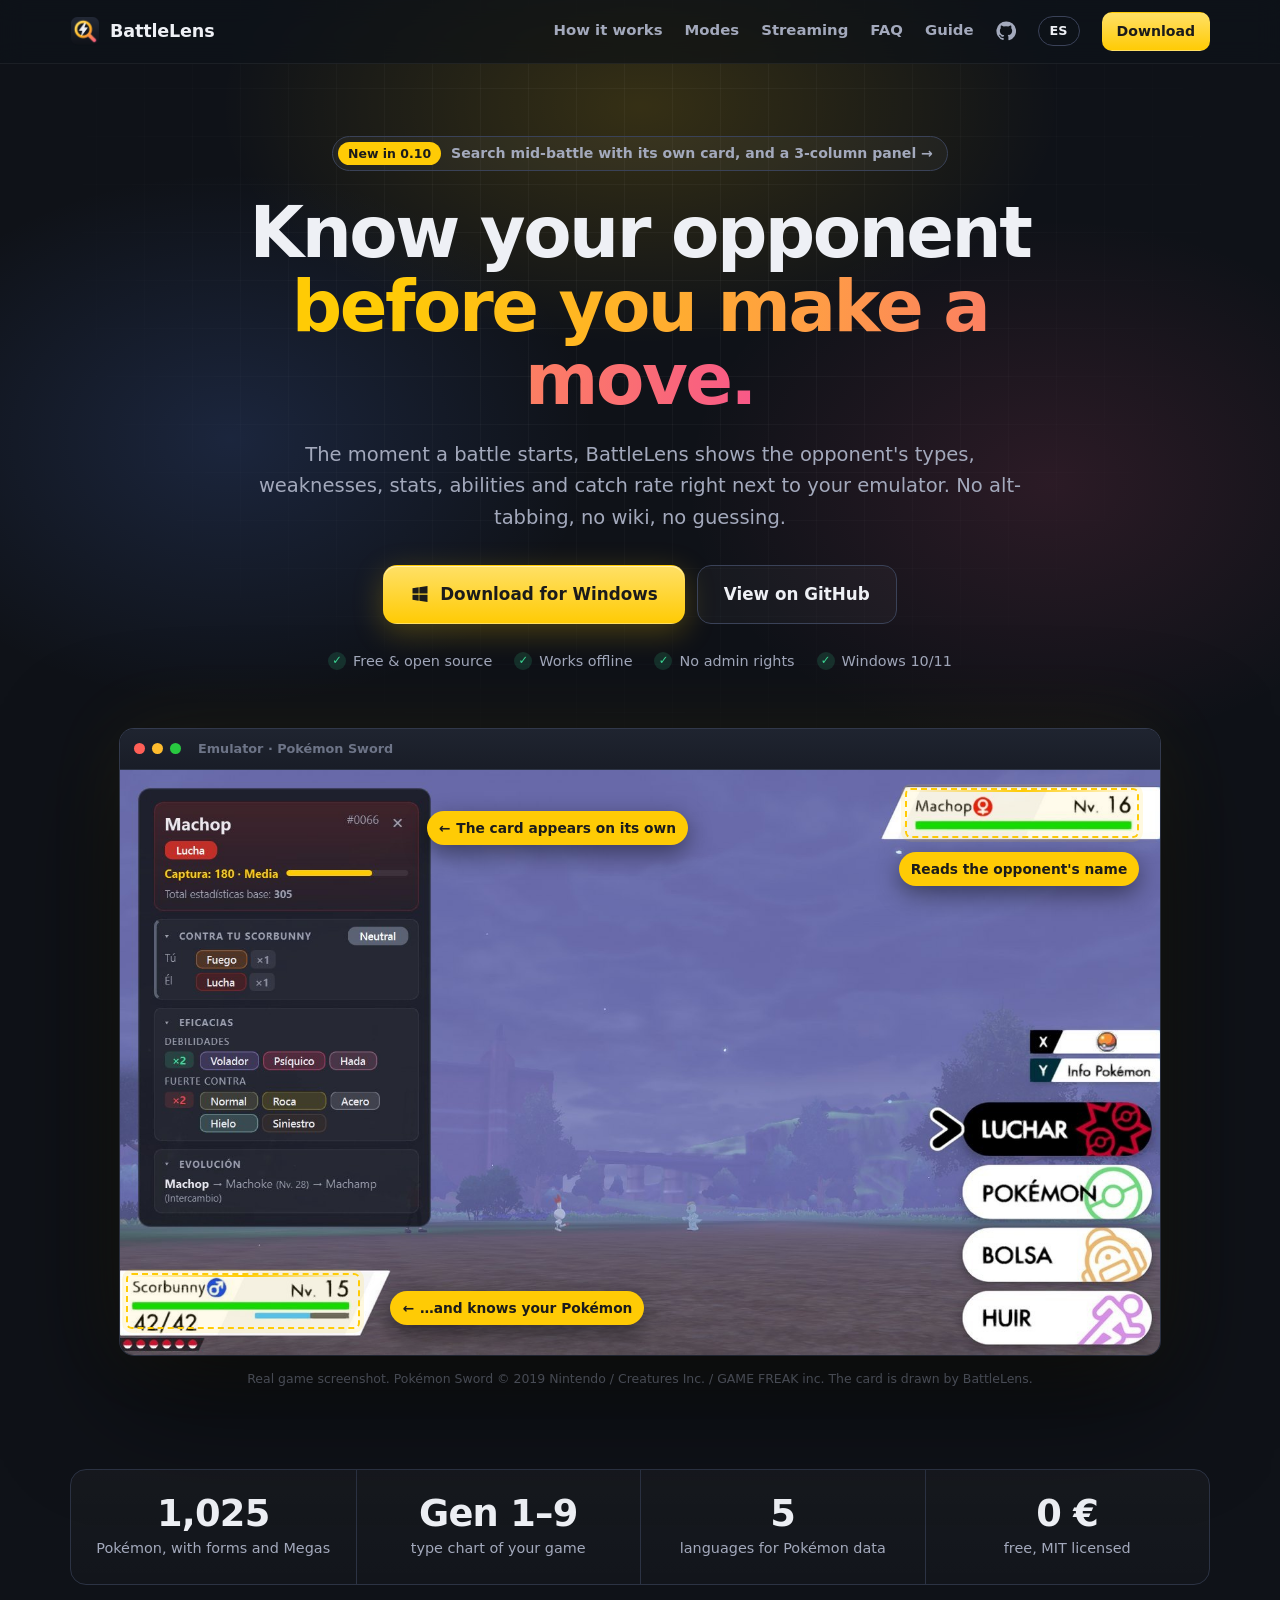
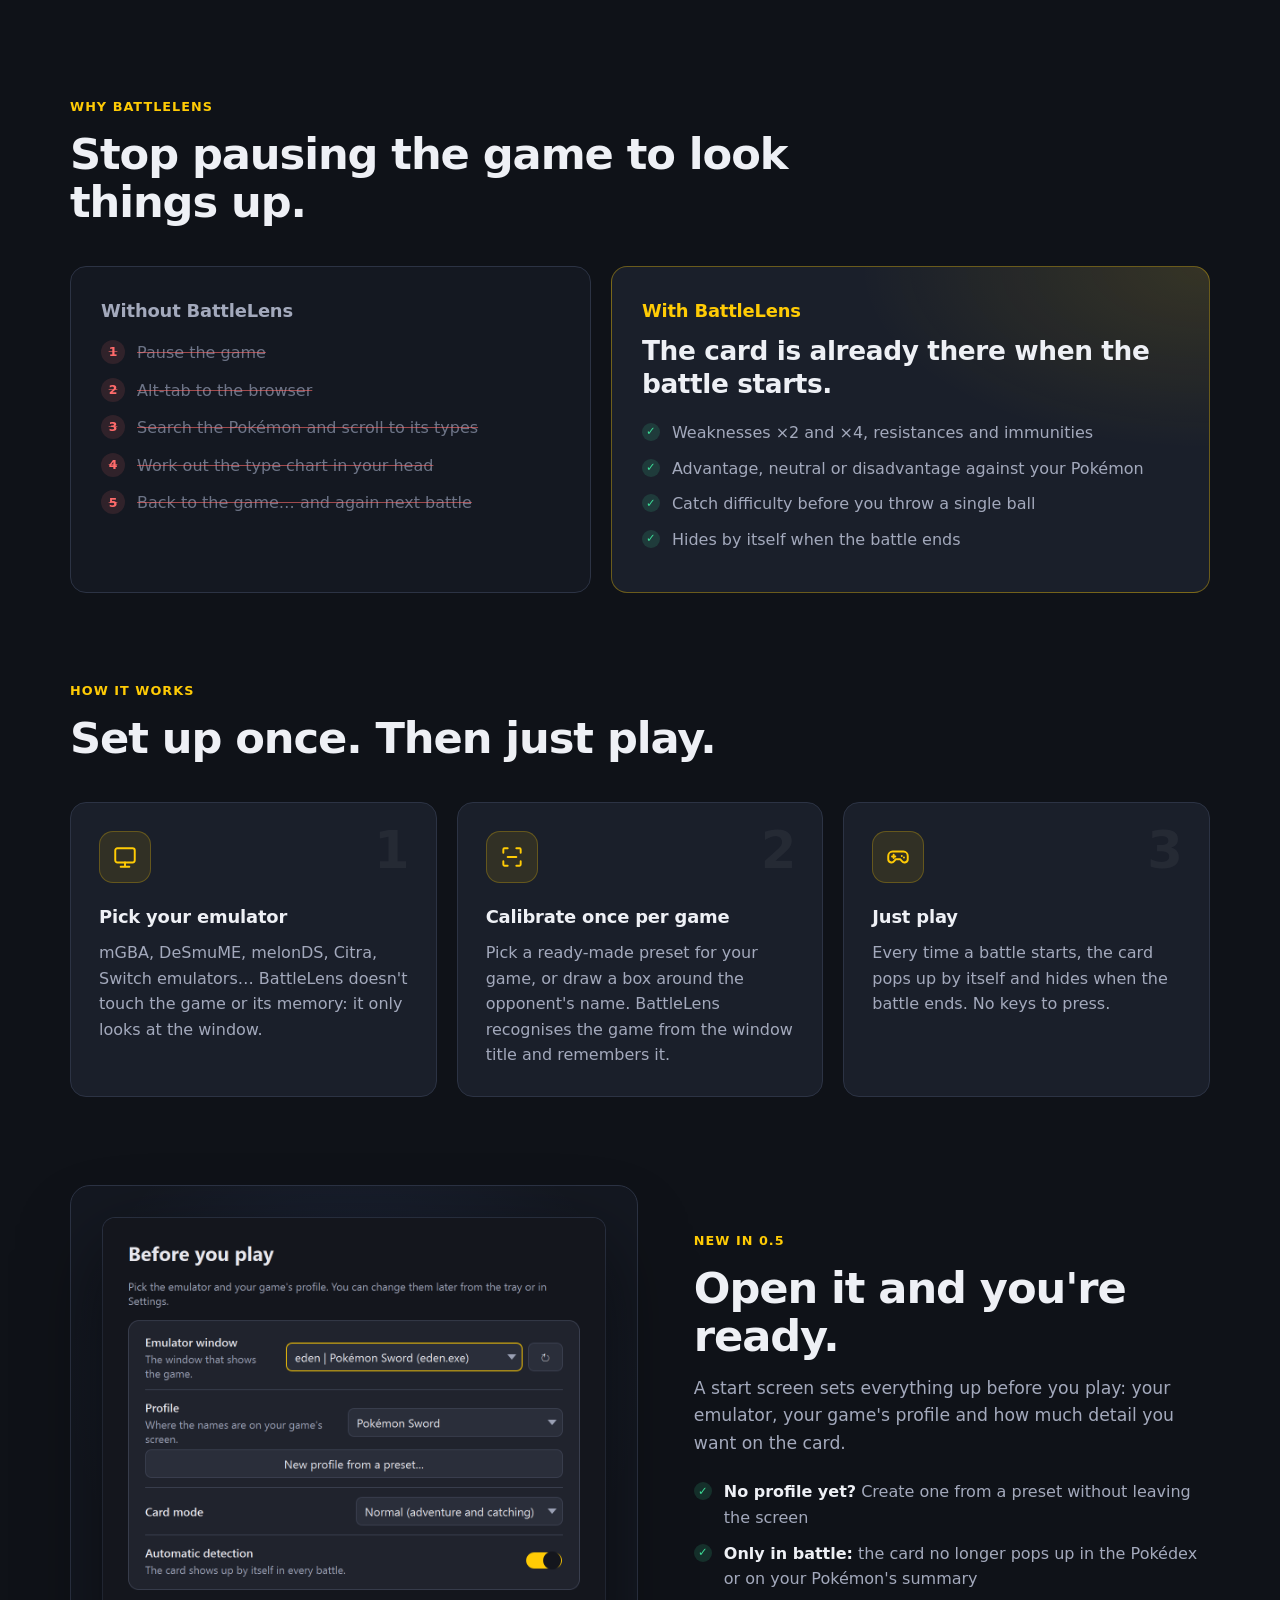
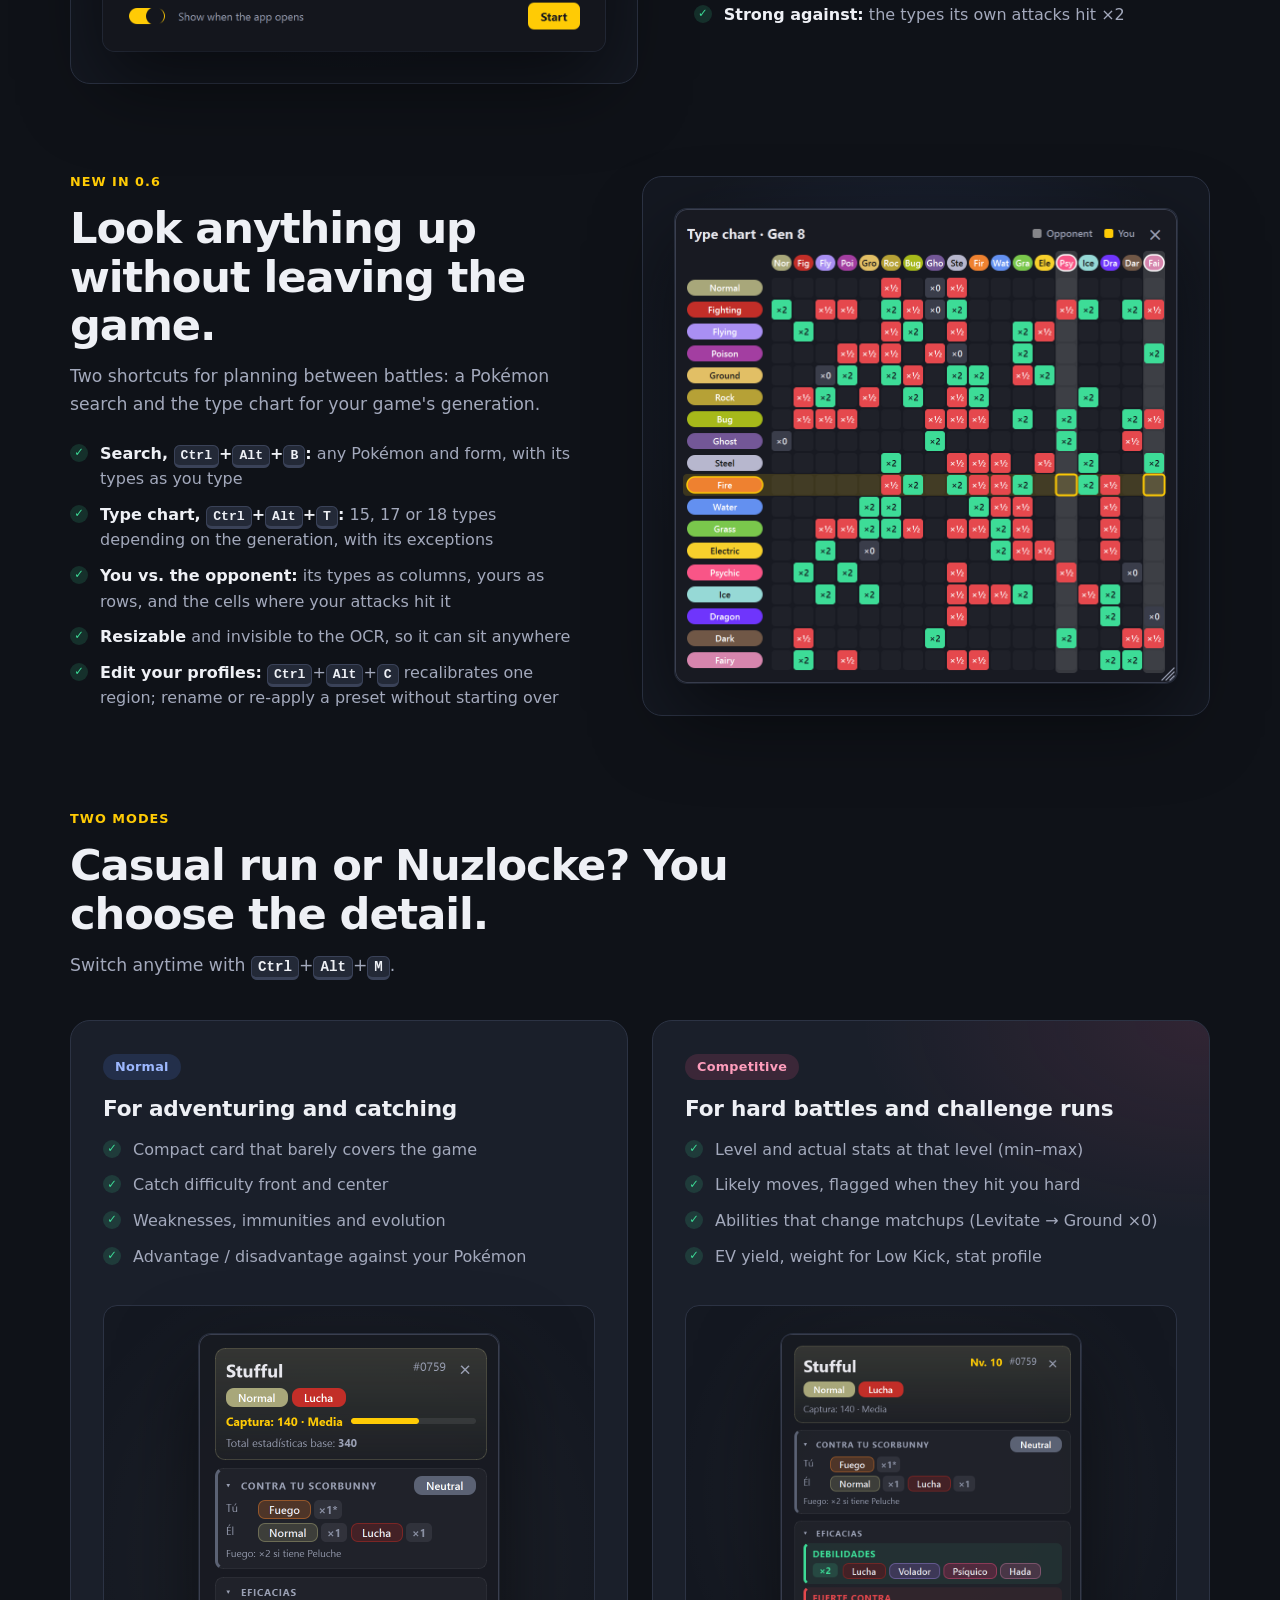
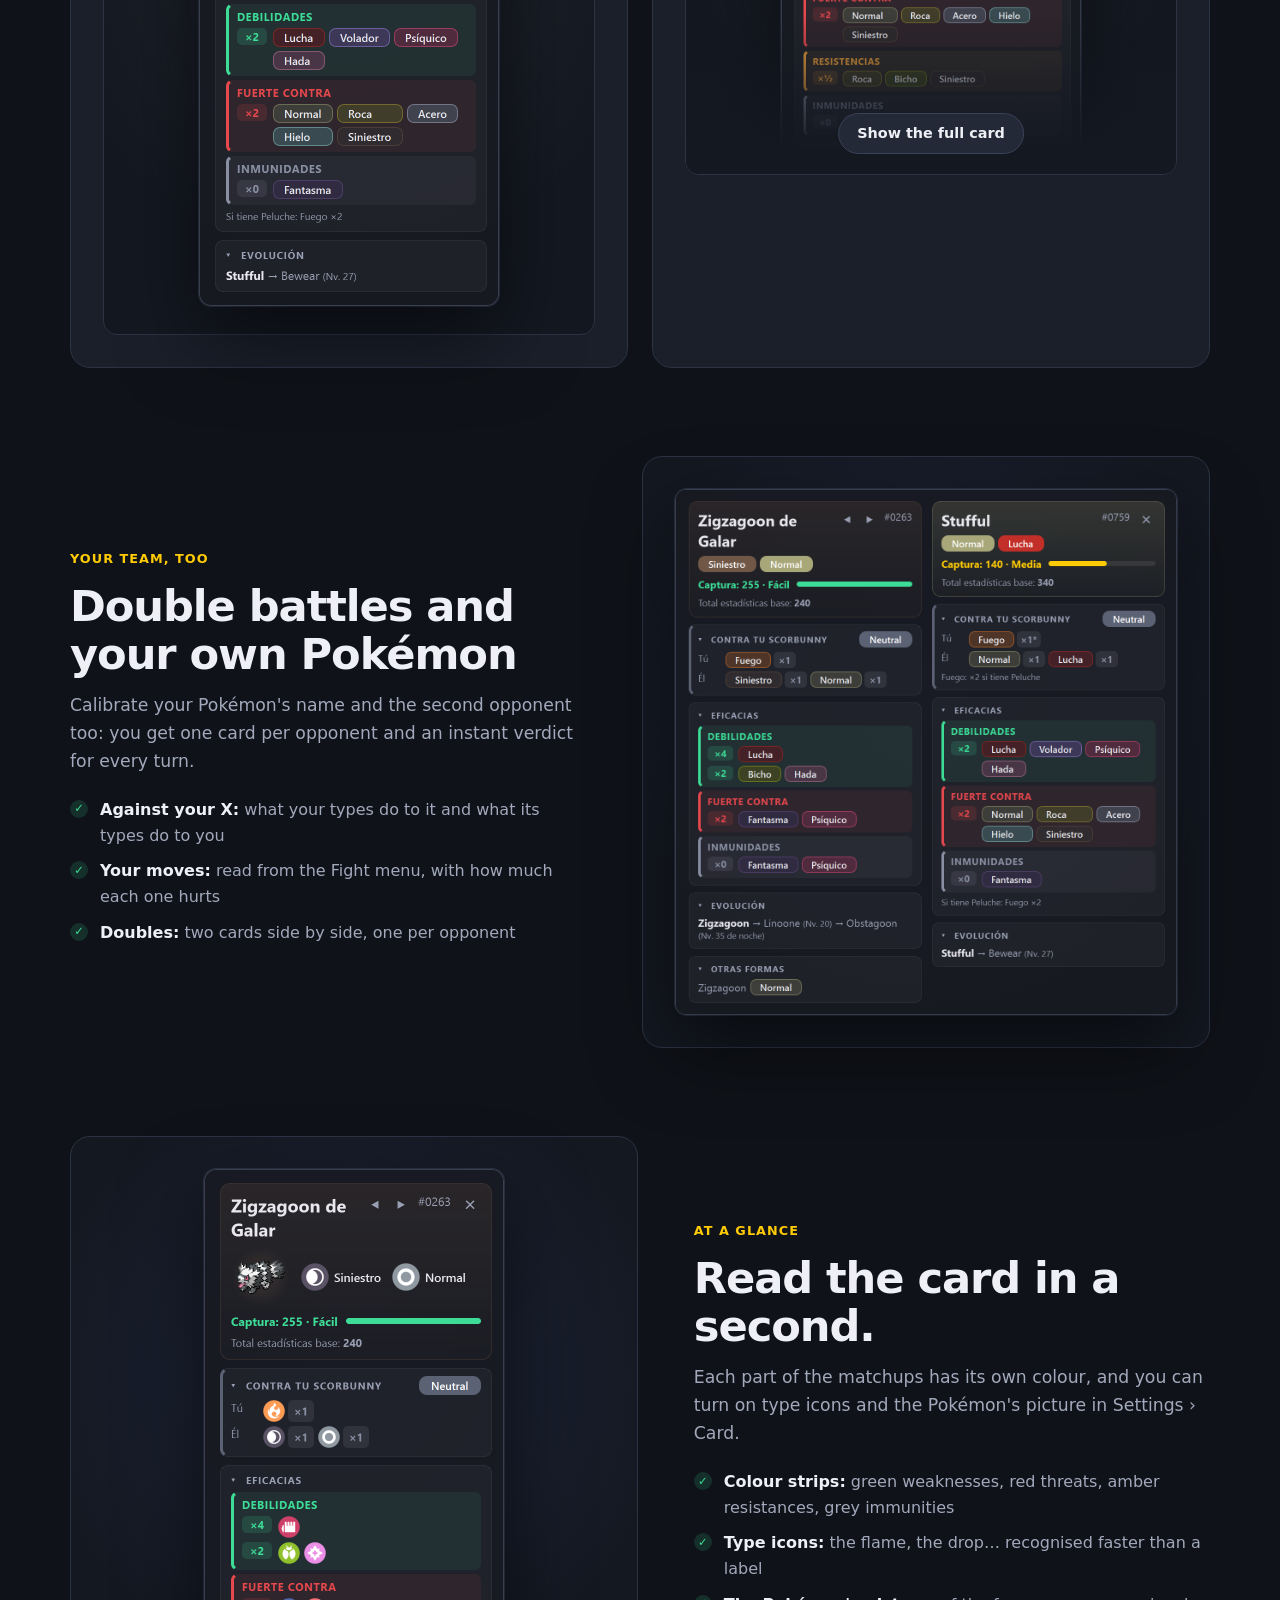
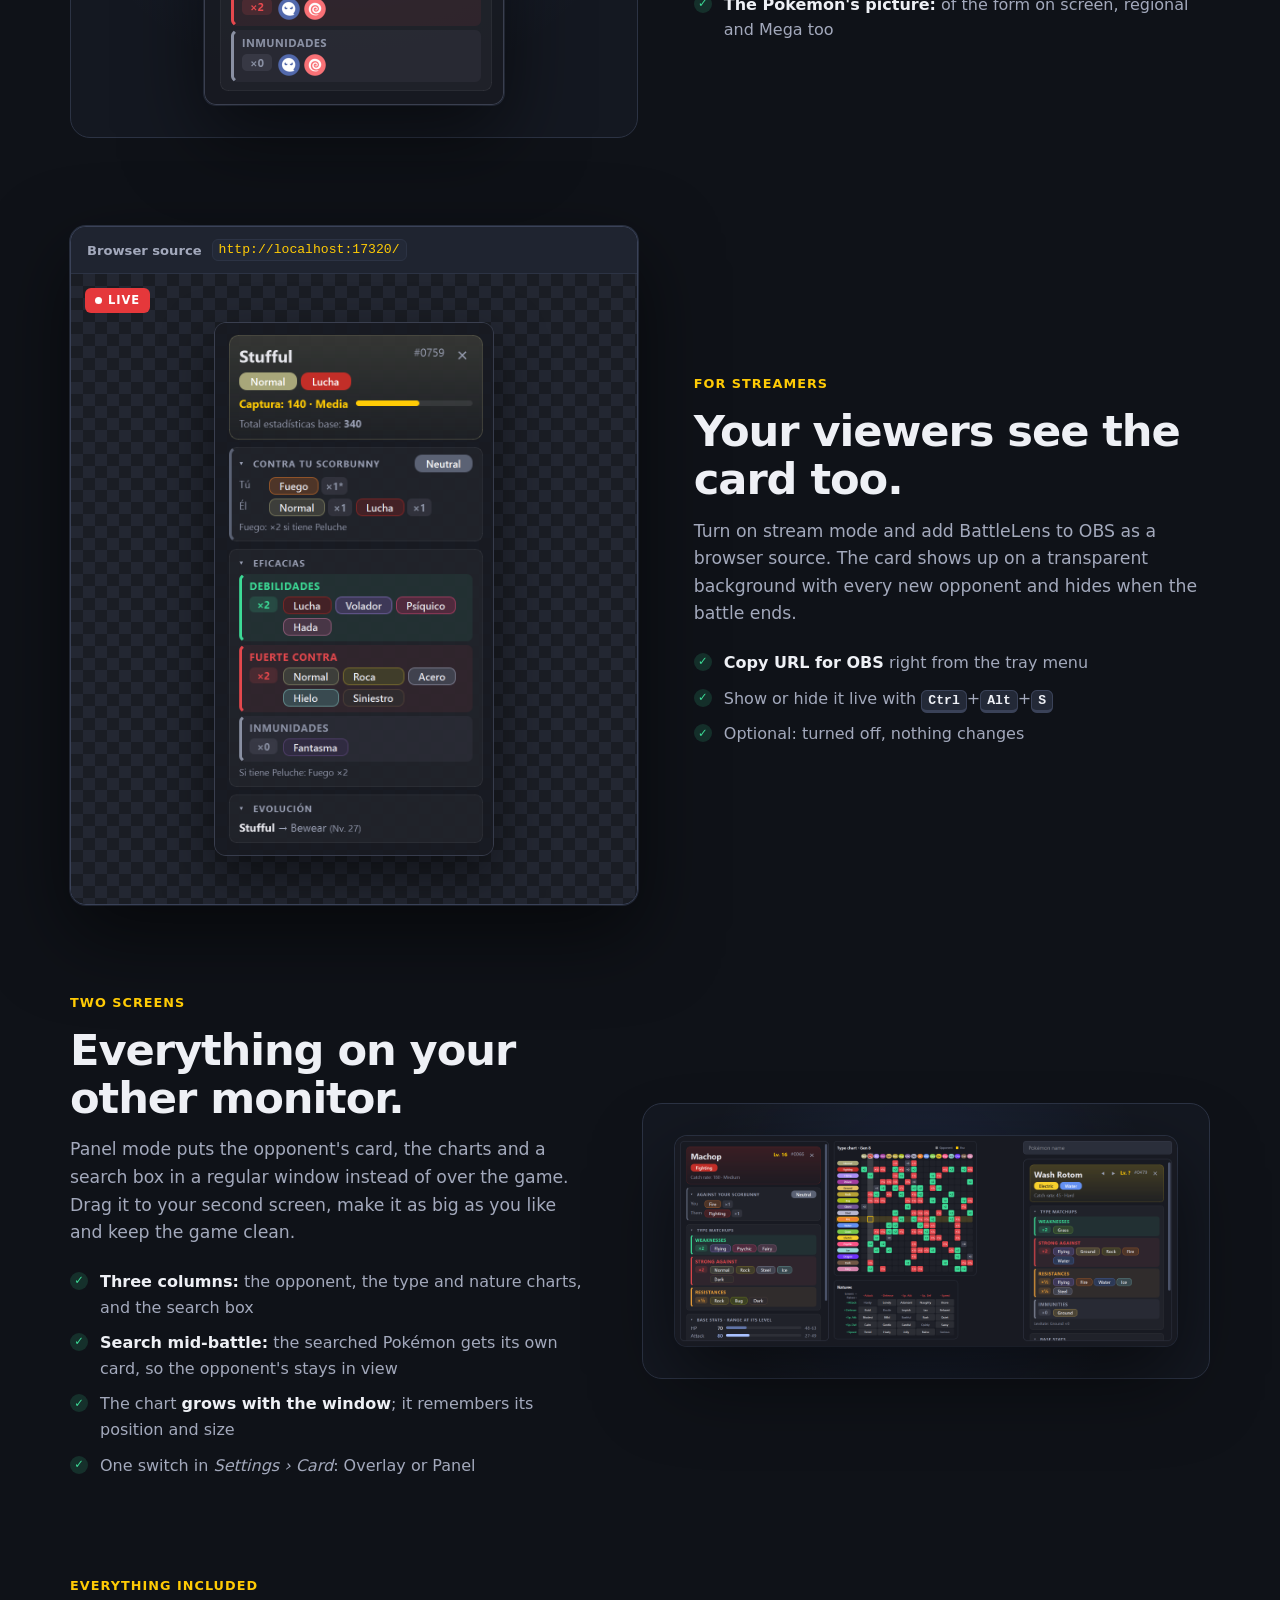
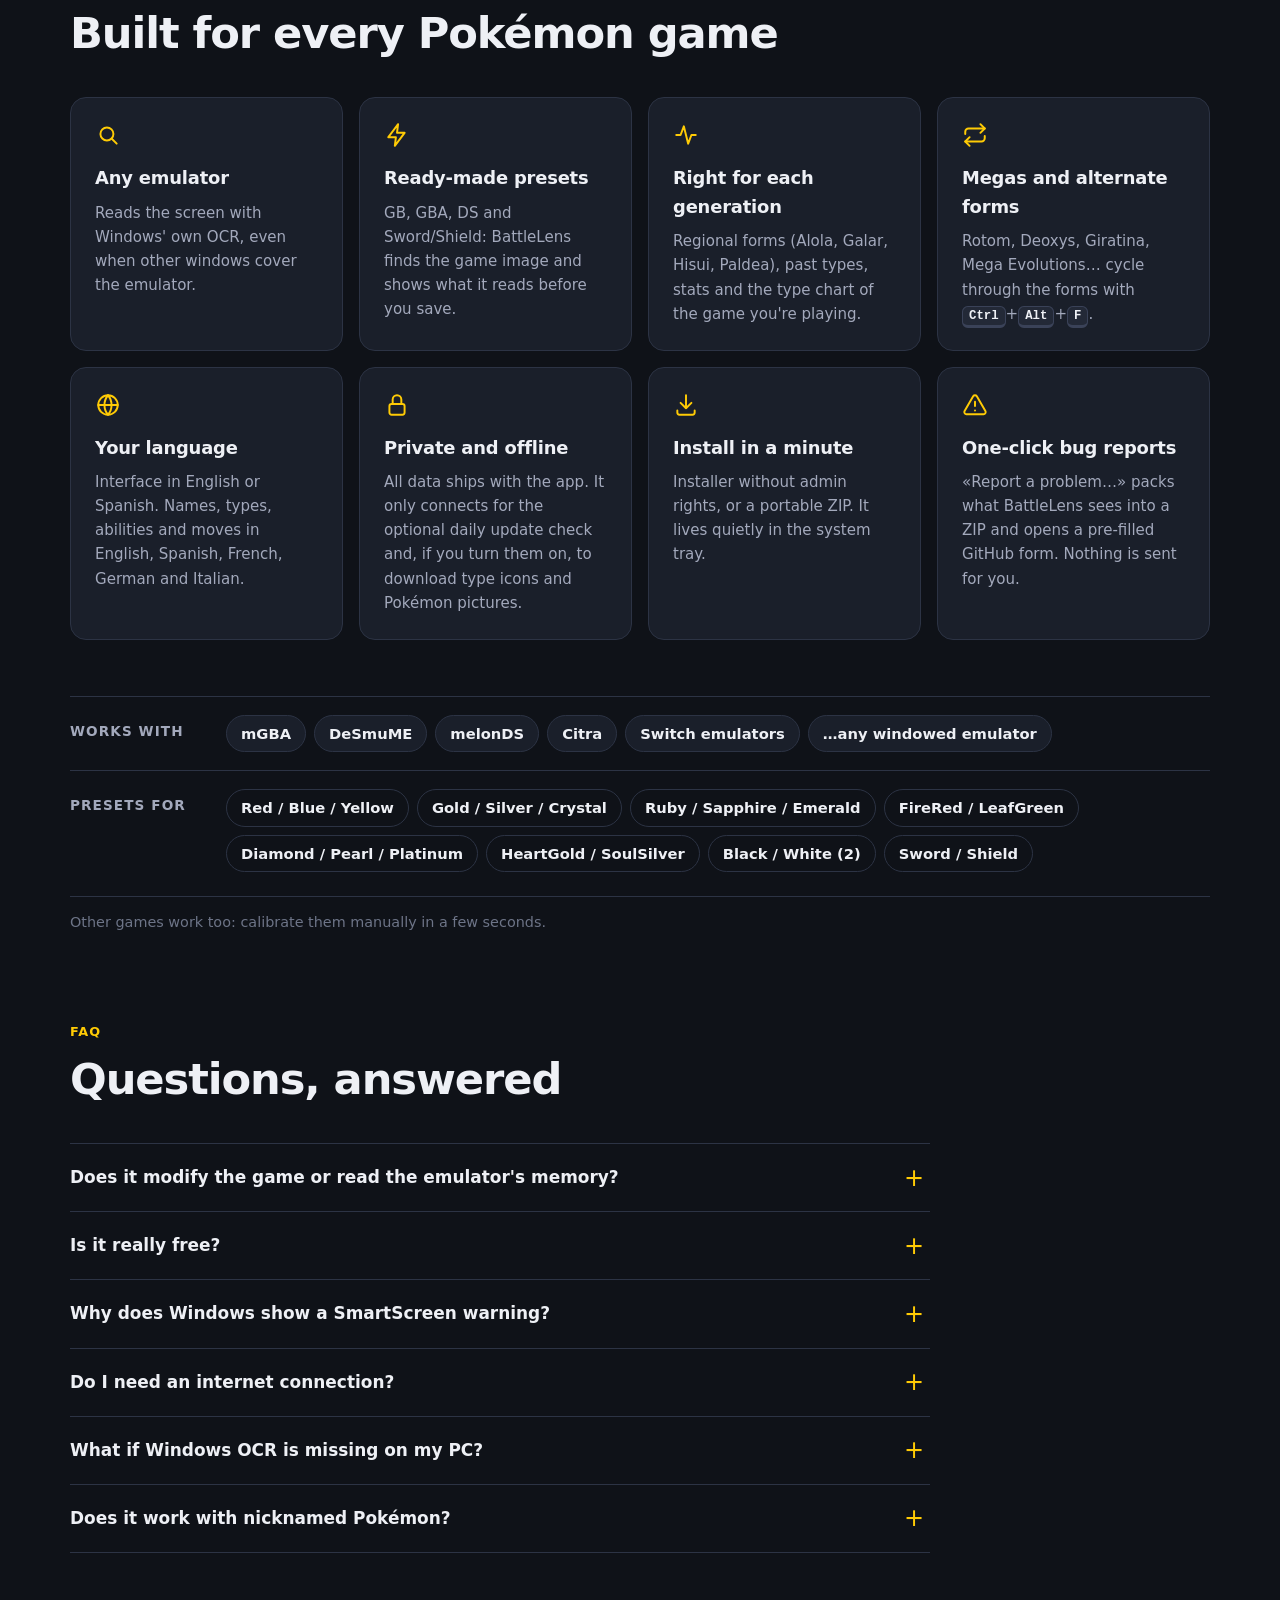
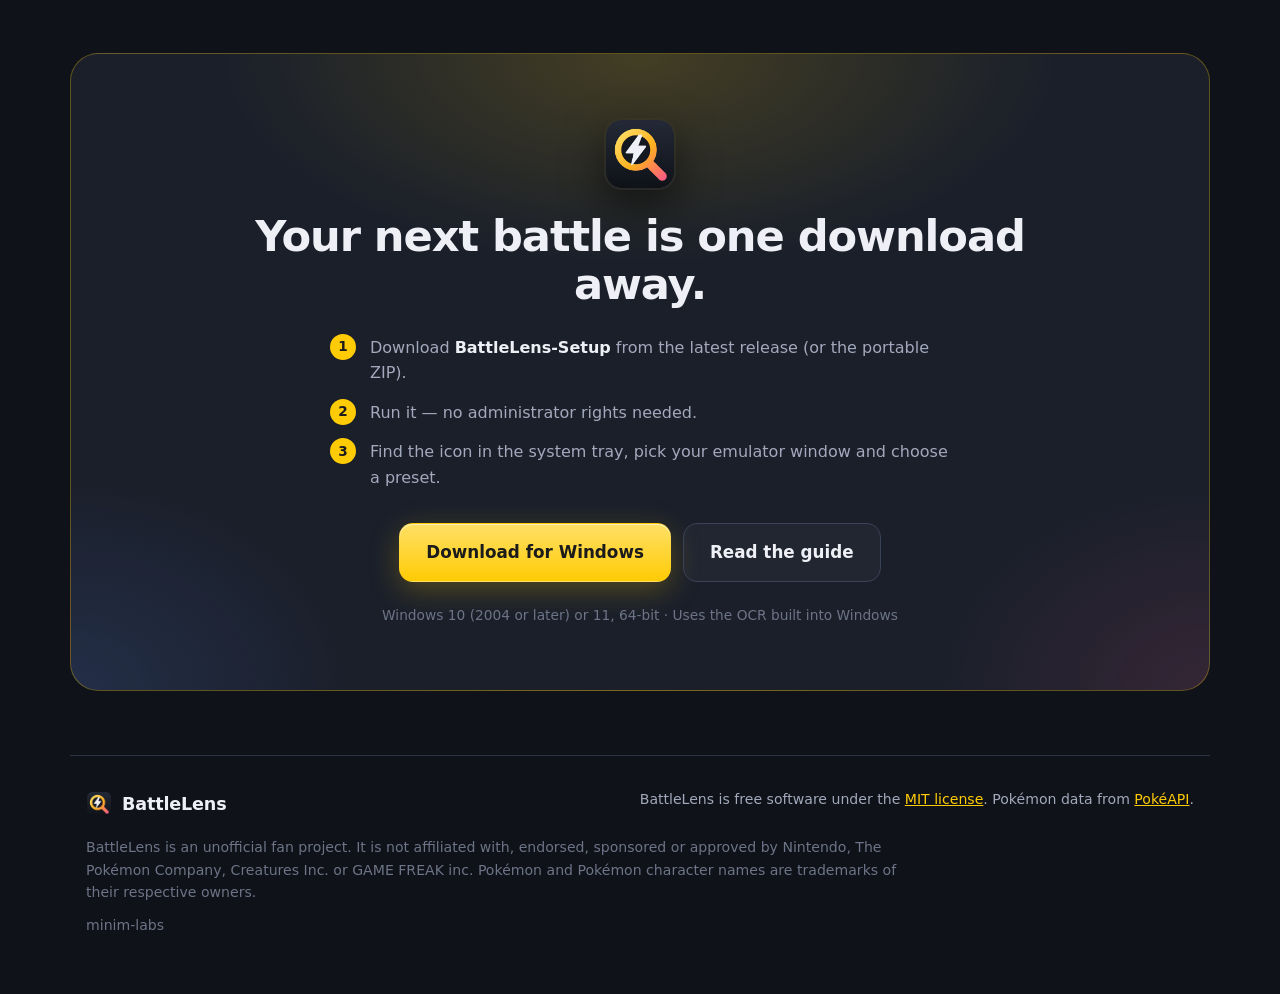
<file: site/index.html>
<!doctype html>
<html lang="en">
<head>
  <meta charset="utf-8">
  <meta name="viewport" content="width=device-width, initial-scale=1">
  <title data-en="BattleLens — Pokémon battle info overlay for any PC emulator" data-es="BattleLens — Ficha del rival en combates Pokémon para cualquier emulador">BattleLens — Pokémon battle info overlay for any PC emulator</title>
  <meta name="description" content="Free Windows app that shows your opponent's types, weaknesses, stats and catch rate during Pokémon battles on mGBA, DeSmuME, melonDS and other emulators."
        data-en-content="Free Windows app that shows your opponent's types, weaknesses, stats and catch rate during Pokémon battles on mGBA, DeSmuME, melonDS and other emulators."
        data-es-content="App gratuita para Windows que muestra los tipos, debilidades, estadísticas y ratio de captura del rival en combates de Pokémon en mGBA, DeSmuME, melonDS y otros emuladores.">
  <link rel="canonical" href="https://battlelens.minim-labs.app/">
  <meta name="theme-color" content="#0f1218">

  <!-- Redes sociales (Open Graph y X). La imagen sale de tools/make_og_image.py -->
  <meta property="og:type" content="website">
  <meta property="og:site_name" content="BattleLens">
  <meta property="og:url" content="https://battlelens.minim-labs.app/">
  <meta property="og:title" content="BattleLens — Know your opponent before you make a move">
  <meta property="og:description" content="Instant info card for your opponent in Pokémon games, on any PC emulator: types, weaknesses, stats, abilities and catch rate. Free and open source for Windows.">
  <meta property="og:image" content="https://battlelens.minim-labs.app/assets/og-image.png">
  <meta property="og:image:type" content="image/png">
  <meta property="og:image:width" content="1200">
  <meta property="og:image:height" content="630">
  <meta property="og:image:alt" content="BattleLens info card for Stufful next to the headline “Know your opponent before you make a move”">
  <meta property="og:locale" content="en_US">
  <meta property="og:locale:alternate" content="es_ES">
  <meta name="twitter:card" content="summary_large_image">
  <meta name="twitter:title" content="BattleLens — Know your opponent before you make a move">
  <meta name="twitter:description" content="Instant info card for your opponent in Pokémon games, on any PC emulator: types, weaknesses, stats, abilities and catch rate. Free and open source for Windows.">
  <meta name="twitter:image" content="https://battlelens.minim-labs.app/assets/og-image.png">
  <meta name="twitter:image:alt" content="BattleLens info card for Stufful next to the headline “Know your opponent before you make a move”">

  <script type="application/ld+json">
  {
    "@context": "https://schema.org",
    "@type": "SoftwareApplication",
    "name": "BattleLens",
    "description": "Free Windows app that shows your opponent's types, weaknesses, stats and catch rate during Pokémon battles on mGBA, DeSmuME, melonDS and other emulators.",
    "url": "https://battlelens.minim-labs.app/",
    "image": "https://battlelens.minim-labs.app/assets/og-image.png",
    "applicationCategory": "GameApplication",
    "operatingSystem": "Windows 10, Windows 11",
    "inLanguage": ["en", "es"],
    "isAccessibleForFree": true,
    "license": "https://github.com/minimorcy/battlelens/blob/main/LICENSE",
    "downloadUrl": "https://github.com/minimorcy/battlelens/releases/latest",
    "codeRepository": "https://github.com/minimorcy/battlelens",
    "offers": { "@type": "Offer", "price": "0", "priceCurrency": "EUR" }
  }
  </script>
  <link rel="icon" href="assets/favicon.ico" sizes="any">
  <link rel="icon" href="assets/logo.svg" type="image/svg+xml">
  <link rel="icon" href="assets/icon.png" type="image/png">
  <link rel="apple-touch-icon" href="assets/icon.png">
  <link rel="stylesheet" href="styles.css">
  <!-- umami -->
</head>
<body>
  <a class="skip" href="#main" data-en="Skip to content" data-es="Saltar al contenido">Skip to content</a>

  <header class="topbar">
    <a class="brand" href="#top" aria-label="BattleLens">
      <img src="assets/icon.png" alt="" width="30" height="30">
      <span>BattleLens</span>
    </a>
    <nav class="topnav" aria-label="Main">
      <a class="hide-sm" href="#how" data-en="How it works" data-es="Cómo funciona">How it works</a>
      <a class="hide-sm" href="#modes" data-en="Modes" data-es="Modos">Modes</a>
      <a class="hide-sm" href="#stream" data-en="Streaming" data-es="Streaming">Streaming</a>
      <a class="hide-sm" href="#faq" data-en="FAQ" data-es="Preguntas">FAQ</a>
      <a class="hide-sm" data-umami-event="guide" data-umami-event-place="nav" href="guide.html" data-en="Guide" data-es="Guía">Guide</a>
      <a class="nav-gh" data-umami-event="github" data-umami-event-place="nav" href="https://github.com/minimorcy/battlelens" aria-label="GitHub" target="_blank" rel="noopener">
        <svg viewBox="0 0 24 24" width="20" height="20" aria-hidden="true"><path fill="currentColor" d="M12 .5a11.5 11.5 0 0 0-3.64 22.41c.58.1.79-.25.79-.56v-2c-3.2.7-3.88-1.37-3.88-1.37-.52-1.33-1.28-1.69-1.28-1.69-1.04-.71.08-.7.08-.7 1.15.08 1.76 1.19 1.76 1.19 1.03 1.76 2.69 1.25 3.35.96.1-.75.4-1.25.73-1.54-2.56-.29-5.25-1.28-5.25-5.68 0-1.26.45-2.28 1.19-3.09-.12-.29-.52-1.46.11-3.04 0 0 .97-.31 3.17 1.18a11 11 0 0 1 5.77 0c2.2-1.49 3.17-1.18 3.17-1.18.63 1.58.23 2.75.11 3.04.74.81 1.19 1.83 1.19 3.09 0 4.41-2.69 5.38-5.26 5.67.41.36.78 1.06.78 2.14v3.17c0 .31.21.67.8.56A11.5 11.5 0 0 0 12 .5Z"/></svg>
      </a>
      <button class="lang" type="button" id="lang-toggle" aria-label="Cambiar a español"
              data-en-aria-label="Cambiar a español" data-es-aria-label="Switch to English"
              data-en="ES" data-es="EN">ES</button>
      <a class="button primary small" data-umami-event="download" data-umami-event-place="nav" href="https://github.com/minimorcy/battlelens/releases/latest"
         data-en="Download" data-es="Descargar" target="_blank" rel="noopener">Download</a>
    </nav>
  </header>

  <main id="main">
    <!-- ================= portada ================= -->
    <section class="hero" id="top">
      <div class="hero-glow" aria-hidden="true"></div>
      <div class="hero-text">
        <a class="badge" data-umami-event="release-notes" data-umami-event-place="hero" href="https://github.com/minimorcy/battlelens/releases/latest" target="_blank" rel="noopener">
          <span class="badge-tag" data-en="New in 0.10" data-es="Novedades 0.10">New in 0.10</span>
          <span data-en="Search mid-battle with its own card, and a 3-column panel →" data-es="Busca en pleno combate con ficha propia y panel en tres columnas →">Search mid-battle with its own card, and a 3-column panel →</span>
        </a>
        <h1 data-en="Know your opponent<br><span class=&quot;hl&quot;>before you make a move.</span>"
            data-es="Conoce a tu rival<br><span class=&quot;hl&quot;>antes de mover ficha.</span>">Know your opponent<br><span class="hl">before you make a move.</span></h1>
        <p class="lead" data-en="The moment a battle starts, BattleLens shows the opponent's types, weaknesses, stats, abilities and catch rate right next to your emulator. No alt-tabbing, no wiki, no guessing."
           data-es="En cuanto empieza un combate, BattleLens muestra los tipos, debilidades, estadísticas, habilidades y ratio de captura del rival justo al lado de tu emulador. Sin cambiar de ventana, sin wikis, sin adivinar.">The moment a battle starts, BattleLens shows the opponent's types, weaknesses, stats, abilities and catch rate right next to your emulator. No alt-tabbing, no wiki, no guessing.</p>
        <div class="cta">
          <a class="button primary big" id="download" data-umami-event="download" data-umami-event-place="hero" href="https://github.com/minimorcy/battlelens/releases/latest" target="_blank" rel="noopener">
            <svg viewBox="0 0 24 24" width="20" height="20" aria-hidden="true"><path fill="currentColor" d="M3 5.1 10.4 4v7.3H3V5.1Zm0 13.8 7.4 1.1v-7.2H3v6.1Zm8.2 1.2L21 21.5v-8.7h-9.8v7.3Zm0-16.2v7.4H21V2.5l-9.8 1.4Z"/></svg>
            <span data-en="Download for Windows" data-es="Descargar para Windows">Download for Windows</span>
          </a>
          <a class="button ghost big" data-umami-event="github" data-umami-event-place="hero" href="https://github.com/minimorcy/battlelens" target="_blank" rel="noopener">
            <span data-en="View on GitHub" data-es="Ver en GitHub">View on GitHub</span>
          </a>
        </div>
        <ul class="trust">
          <li data-en="Free &amp; open source" data-es="Gratis y de código abierto">Free &amp; open source</li>
          <li data-en="Works offline" data-es="Funciona sin conexión">Works offline</li>
          <li data-en="No admin rights" data-es="Sin permisos de administrador">No admin rights</li>
          <li data-en="Windows 10/11" data-es="Windows 10/11">Windows 10/11</li>
        </ul>
      </div>

      <figure class="showcase reveal">
        <div class="window">
          <div class="window-bar" aria-hidden="true">
            <span class="dot"></span><span class="dot"></span><span class="dot"></span>
            <span class="window-title" data-en="Emulator · Pokémon Sword" data-es="Emulador · Pokémon Espada">Emulator · Pokémon Sword</span>
          </div>
          <div class="screen">
            <img src="assets/gameplay.jpg" width="1600" height="900"
                 alt="Pokémon Sword battle against a wild Machop with the BattleLens card showing its type, catch rate, matchup against Scorbunny, weaknesses and evolution"
                 data-en-alt="Pokémon Sword battle against a wild Machop with the BattleLens card showing its type, catch rate, matchup against Scorbunny, weaknesses and evolution"
                 data-es-alt="Combate de Pokémon Espada contra un Machop salvaje con la ficha de BattleLens: tipo, ratio de captura, comparativa con Scorbunny, debilidades y evolución">
            <span class="scan scan-foe" aria-hidden="true"></span>
            <span class="scan scan-you" aria-hidden="true"></span>
            <span class="callout c-foe" aria-hidden="true" data-en="Reads the opponent's name" data-es="Lee el nombre del rival">Reads the opponent's name</span>
            <span class="callout c-card" aria-hidden="true" data-en="The card appears on its own" data-es="La ficha aparece sola">The card appears on its own</span>
            <span class="callout c-you" aria-hidden="true" data-en="…and knows your Pokémon" data-es="…y reconoce a tu Pokémon">…and knows your Pokémon</span>
          </div>
        </div>
        <figcaption id="gameplay-credit"
                    data-en="Real game screenshot. Pokémon Sword © 2019 Nintendo / Creatures Inc. / GAME FREAK inc. The card is drawn by BattleLens."
                    data-es="Captura de una partida real. Pokémon Espada © 2019 Nintendo / Creatures Inc. / GAME FREAK inc. La ficha la dibuja BattleLens.">Real game screenshot. Pokémon Sword © 2019 Nintendo / Creatures Inc. / GAME FREAK inc. The card is drawn by BattleLens.</figcaption>
      </figure>
    </section>

    <!-- ================= cifras ================= -->
    <section class="stats reveal">
      <div class="stat"><b data-en="1,025" data-es="1025">1,025</b><span data-en="Pokémon, with forms and Megas" data-es="Pokémon, con formas y megas">Pokémon, with forms and Megas</span></div>
      <div class="stat"><b data-en="Gen 1–9" data-es="Gen 1–9">Gen 1–9</b><span data-en="type chart of your game" data-es="tabla de tipos de tu juego">type chart of your game</span></div>
      <div class="stat"><b>5</b><span data-en="languages for Pokémon data" data-es="idiomas para los datos">languages for Pokémon data</span></div>
      <div class="stat"><b>0 €</b><span data-en="free, MIT licensed" data-es="gratis, licencia MIT">free, MIT licensed</span></div>
    </section>

    <!-- ================= antes / después ================= -->
    <section class="section" id="why">
      <div class="section-head reveal">
        <p class="eyebrow" data-en="Why BattleLens" data-es="Por qué BattleLens">Why BattleLens</p>
        <h2 data-en="Stop pausing the game to look things up." data-es="Deja de pausar la partida para consultar datos.">Stop pausing the game to look things up.</h2>
      </div>
      <div class="versus">
        <div class="vs-col vs-before reveal">
          <h3 data-en="Without BattleLens" data-es="Sin BattleLens">Without BattleLens</h3>
          <ol>
            <li data-en="Pause the game" data-es="Pausas la partida">Pause the game</li>
            <li data-en="Alt-tab to the browser" data-es="Cambias al navegador">Alt-tab to the browser</li>
            <li data-en="Search the Pokémon and scroll to its types" data-es="Buscas el Pokémon y bajas hasta sus tipos">Search the Pokémon and scroll to its types</li>
            <li data-en="Work out the type chart in your head" data-es="Calculas la tabla de tipos de cabeza">Work out the type chart in your head</li>
            <li data-en="Back to the game… and again next battle" data-es="Vuelves al juego… y otra vez en el siguiente combate">Back to the game… and again next battle</li>
          </ol>
        </div>
        <div class="vs-col vs-after reveal">
          <h3 data-en="With BattleLens" data-es="Con BattleLens">With BattleLens</h3>
          <p class="vs-big" data-en="The card is already there when the battle starts." data-es="La ficha ya está ahí cuando empieza el combate.">The card is already there when the battle starts.</p>
          <ul class="checks">
            <li data-en="Weaknesses ×2 and ×4, resistances and immunities" data-es="Debilidades ×2 y ×4, resistencias e inmunidades">Weaknesses ×2 and ×4, resistances and immunities</li>
            <li data-en="Advantage, neutral or disadvantage against your Pokémon" data-es="Ventaja, neutral o desventaja contra tu Pokémon">Advantage, neutral or disadvantage against your Pokémon</li>
            <li data-en="Catch difficulty before you throw a single ball" data-es="Dificultad de captura antes de lanzar una sola Ball">Catch difficulty before you throw a single ball</li>
            <li data-en="Hides by itself when the battle ends" data-es="Se oculta sola al terminar el combate">Hides by itself when the battle ends</li>
          </ul>
        </div>
      </div>
    </section>

    <!-- ================= cómo funciona ================= -->
    <section id="how" class="section">
      <div class="section-head reveal">
        <p class="eyebrow" data-en="How it works" data-es="Cómo funciona">How it works</p>
        <h2 data-en="Set up once. Then just play." data-es="Configúralo una vez. Después, solo juega.">Set up once. Then just play.</h2>
      </div>
      <ol class="steps">
        <li class="reveal">
          <span class="step-icon" aria-hidden="true">
            <svg viewBox="0 0 24 24"><rect x="3" y="4" width="18" height="13" rx="2"/><path d="M8 21h8M12 17v4"/></svg>
          </span>
          <span class="step-n">1</span>
          <h3 data-en="Pick your emulator" data-es="Elige tu emulador">Pick your emulator</h3>
          <p data-en="mGBA, DeSmuME, melonDS, Citra, Switch emulators… BattleLens doesn't touch the game or its memory: it only looks at the window."
             data-es="mGBA, DeSmuME, melonDS, Citra, emuladores de Switch… BattleLens no toca el juego ni su memoria: solo mira la ventana.">mGBA, DeSmuME, melonDS, Citra, Switch emulators… BattleLens doesn't touch the game or its memory: it only looks at the window.</p>
        </li>
        <li class="reveal">
          <span class="step-icon" aria-hidden="true">
            <svg viewBox="0 0 24 24"><path d="M4 8V5a1 1 0 0 1 1-1h3M16 4h3a1 1 0 0 1 1 1v3M20 16v3a1 1 0 0 1-1 1h-3M8 20H5a1 1 0 0 1-1-1v-3"/><path d="M8 12h8"/></svg>
          </span>
          <span class="step-n">2</span>
          <h3 data-en="Calibrate once per game" data-es="Calibra una vez por juego">Calibrate once per game</h3>
          <p data-en="Pick a ready-made preset for your game, or draw a box around the opponent's name. BattleLens recognises the game from the window title and remembers it."
             data-es="Elige un preset ya preparado para tu juego o dibuja un recuadro sobre el nombre del rival. BattleLens reconoce el juego por el título de la ventana y lo recuerda.">Pick a ready-made preset for your game, or draw a box around the opponent's name. BattleLens recognises the game from the window title and remembers it.</p>
        </li>
        <li class="reveal">
          <span class="step-icon" aria-hidden="true">
            <svg viewBox="0 0 24 24"><path d="M7 7h10a4 4 0 0 1 4 4v3a3 3 0 0 1-5.4 1.8L14 14h-4l-1.6 1.8A3 3 0 0 1 3 14v-3a4 4 0 0 1 4-4Z"/><path d="M8 10v3M6.5 11.5h3M15.5 11h.01M17.5 12.5h.01"/></svg>
          </span>
          <span class="step-n">3</span>
          <h3 data-en="Just play" data-es="Juega">Just play</h3>
          <p data-en="Every time a battle starts, the card pops up by itself and hides when the battle ends. No keys to press."
             data-es="Cada vez que empieza un combate, la ficha aparece sola y se oculta al terminar. Sin pulsar ninguna tecla.">Every time a battle starts, the card pops up by itself and hides when the battle ends. No keys to press.</p>
        </li>
      </ol>
    </section>

    <!-- ================= pantalla de inicio ================= -->
    <section class="section split reverse" id="start">
      <div class="split-text reveal">
        <p class="eyebrow" data-en="New in 0.5" data-es="Novedad de la 0.5">New in 0.5</p>
        <h2 data-en="Open it and you're ready." data-es="Ábrelo y listo.">Open it and you're ready.</h2>
        <p class="section-lead" data-en="A start screen sets everything up before you play: your emulator, your game's profile and how much detail you want on the card."
           data-es="Una pantalla de inicio lo deja todo preparado antes de jugar: tu emulador, el perfil de tu juego y cuánto detalle quieres en la ficha.">A start screen sets everything up before you play: your emulator, your game's profile and how much detail you want on the card.</p>
        <ul class="checks">
          <li data-en="<b>No profile yet?</b> Create one from a preset without leaving the screen" data-es="<b>¿Aún sin perfil?</b> Créalo con un preset sin salir de la pantalla"><b>No profile yet?</b> Create one from a preset without leaving the screen</li>
          <li data-en="<b>Only in battle:</b> the card no longer pops up in the Pokédex or on your Pokémon's summary" data-es="<b>Solo en combate:</b> la ficha ya no salta en la Pokédex ni en los datos de tus Pokémon"><b>Only in battle:</b> the card no longer pops up in the Pokédex or on your Pokémon's summary</li>
          <li data-en="<b>Strong against:</b> the types its own attacks hit ×2" data-es="<b>Fuerte contra:</b> los tipos a los que sus ataques de su tipo hacen ×2"><b>Strong against:</b> the types its own attacks hit ×2</li>
        </ul>
      </div>
      <figure class="split-shot reveal">
        <img src="assets/guide/en/start.png" width="560" height="483" loading="lazy"
             data-en-src="assets/guide/en/start.png" data-es-src="assets/guide/es/start.png"
             alt="Start screen with the emulator window, the profile, the card mode and automatic detection"
             data-en-alt="Start screen with the emulator window, the profile, the card mode and automatic detection"
             data-es-alt="Pantalla de inicio con la ventana del emulador, el perfil, el modo de la ficha y la detección automática">
      </figure>
    </section>

    <!-- ================= buscador y tabla de tipos ================= -->
    <section class="section split" id="tools">
      <div class="split-text reveal">
        <p class="eyebrow" data-en="New in 0.6" data-es="Novedad de la 0.6">New in 0.6</p>
        <h2 data-en="Look anything up without leaving the game." data-es="Consulta lo que quieras sin salir del juego.">Look anything up without leaving the game.</h2>
        <p class="section-lead" data-en="Two shortcuts for planning between battles: a Pokémon search and the type chart for your game's generation."
           data-es="Dos atajos para planear entre combates: un buscador de Pokémon y la tabla de tipos de la generación de tu juego.">Two shortcuts for planning between battles: a Pokémon search and the type chart for your game's generation.</p>
        <ul class="checks">
          <li data-en="<b>Search, <kbd>Ctrl</kbd>+<kbd>Alt</kbd>+<kbd>B</kbd>:</b> any Pokémon and form, with its types as you type" data-es="<b>Buscador, <kbd>Ctrl</kbd>+<kbd>Alt</kbd>+<kbd>B</kbd>:</b> cualquier Pokémon y forma, con sus tipos mientras escribes"><b>Search, <kbd>Ctrl</kbd>+<kbd>Alt</kbd>+<kbd>B</kbd>:</b> any Pokémon and form, with its types as you type</li>
          <li data-en="<b>Type chart, <kbd>Ctrl</kbd>+<kbd>Alt</kbd>+<kbd>T</kbd>:</b> 15, 17 or 18 types depending on the generation, with its exceptions" data-es="<b>Tabla de tipos, <kbd>Ctrl</kbd>+<kbd>Alt</kbd>+<kbd>T</kbd>:</b> 15, 17 o 18 tipos según la generación, con sus excepciones"><b>Type chart, <kbd>Ctrl</kbd>+<kbd>Alt</kbd>+<kbd>T</kbd>:</b> 15, 17 or 18 types depending on the generation, with its exceptions</li>
          <li data-en="<b>You vs. the opponent:</b> its types as columns, yours as rows, and the cells where your attacks hit it" data-es="<b>Tú contra el rival:</b> sus tipos en columnas, los tuyos en filas y las casillas donde le pegan tus ataques"><b>You vs. the opponent:</b> its types as columns, yours as rows, and the cells where your attacks hit it</li>
          <li data-en="<b>Resizable</b> and invisible to the OCR, so it can sit anywhere" data-es="<b>Reescalable</b> e invisible para el OCR, así que puede ir en cualquier sitio"><b>Resizable</b> and invisible to the OCR, so it can sit anywhere</li>
          <li data-en="<b>Edit your profiles:</b> <kbd>Ctrl</kbd>+<kbd>Alt</kbd>+<kbd>C</kbd> recalibrates one region; rename or re-apply a preset without starting over" data-es="<b>Edita tus perfiles:</b> <kbd>Ctrl</kbd>+<kbd>Alt</kbd>+<kbd>C</kbd> recalibra una región; renombra o reaplica un preset sin empezar de cero"><b>Edit your profiles:</b> <kbd>Ctrl</kbd>+<kbd>Alt</kbd>+<kbd>C</kbd> recalibrates one region; rename or re-apply a preset without starting over</li>
        </ul>
      </div>
      <figure class="split-shot reveal">
        <img src="assets/guide/en/type-chart.png" width="504" height="476" loading="lazy"
             data-en-src="assets/guide/en/type-chart.png" data-es-src="assets/guide/es/type-chart.png"
             alt="Generation 8 type chart with the opponent's Psychic and Fairy columns and your Fire row highlighted"
             data-en-alt="Generation 8 type chart with the opponent's Psychic and Fairy columns and your Fire row highlighted"
             data-es-alt="Tabla de tipos de la generación 8 con las columnas Psíquico y Hada del rival y tu fila Fuego resaltadas">
      </figure>
    </section>

    <!-- ================= modos ================= -->
    <section id="modes" class="section">
      <div class="section-head reveal">
        <p class="eyebrow" data-en="Two modes" data-es="Dos modos">Two modes</p>
        <h2 data-en="Casual run or Nuzlocke? You choose the detail." data-es="¿Partida tranquila o Nuzlocke? Tú eliges el detalle.">Casual run or Nuzlocke? You choose the detail.</h2>
        <p class="section-lead" data-en="Switch anytime with <kbd>Ctrl</kbd>+<kbd>Alt</kbd>+<kbd>M</kbd>."
           data-es="Cambia cuando quieras con <kbd>Ctrl</kbd>+<kbd>Alt</kbd>+<kbd>M</kbd>.">Switch anytime with <kbd>Ctrl</kbd>+<kbd>Alt</kbd>+<kbd>M</kbd>.</p>
      </div>
      <div class="modes">
        <article class="mode reveal">
          <div class="mode-text">
            <span class="pill pill-normal" data-en="Normal" data-es="Normal">Normal</span>
            <h3 data-en="For adventuring and catching" data-es="Para la aventura y la captura">For adventuring and catching</h3>
            <ul class="checks">
              <li data-en="Compact card that barely covers the game" data-es="Ficha compacta que apenas tapa el juego">Compact card that barely covers the game</li>
              <li data-en="Catch difficulty front and center" data-es="Dificultad de captura bien a la vista">Catch difficulty front and center</li>
              <li data-en="Weaknesses, immunities and evolution" data-es="Debilidades, inmunidades y evolución">Weaknesses, immunities and evolution</li>
              <li data-en="Advantage / disadvantage against your Pokémon" data-es="Ventaja o desventaja contra tu Pokémon">Advantage / disadvantage against your Pokémon</li>
            </ul>
          </div>
          <div class="mode-shot">
            <img src="assets/card-normal.png" width="300" height="572" loading="lazy"
                 alt="Normal mode card" data-en-alt="Normal mode card" data-es-alt="Ficha en modo Normal">
          </div>
        </article>
        <article class="mode mode-pro reveal">
          <div class="mode-text">
            <span class="pill pill-pro" data-en="Competitive" data-es="Competitivo">Competitive</span>
            <h3 data-en="For hard battles and challenge runs" data-es="Para combates duros y retos">For hard battles and challenge runs</h3>
            <ul class="checks">
              <li data-en="Level and actual stats at that level (min–max)" data-es="Nivel y estadísticas reales a ese nivel (mín.–máx.)">Level and actual stats at that level (min–max)</li>
              <li data-en="Likely moves, flagged when they hit you hard" data-es="Movimientos probables, marcados si te hacen mucho daño">Likely moves, flagged when they hit you hard</li>
              <li data-en="Abilities that change matchups (Levitate → Ground ×0)" data-es="Habilidades que cambian la eficacia (Levitación → Tierra ×0)">Abilities that change matchups (Levitate → Ground ×0)</li>
              <li data-en="EV yield, weight for Low Kick, stat profile" data-es="EVs que da, peso para Patada Baja, perfil de estadísticas">EV yield, weight for Low Kick, stat profile</li>
            </ul>
          </div>
          <div class="mode-shot clip" id="pro-shot">
            <img src="assets/card-competitive.png" width="360" height="1182" loading="lazy"
                 alt="Competitive mode card with level, stat ranges, abilities, likely moves and training data"
                 data-en-alt="Competitive mode card with level, stat ranges, abilities, likely moves and training data"
                 data-es-alt="Ficha en modo Competitivo con nivel, rangos de estadísticas, habilidades, movimientos probables y entrenamiento">
            <button class="expand" type="button" id="pro-expand" data-en="Show the full card" data-es="Ver la ficha completa">Show the full card</button>
          </div>
        </article>
      </div>
    </section>

    <!-- ================= dobles ================= -->
    <section class="section split" id="doubles">
      <div class="split-text reveal">
        <p class="eyebrow" data-en="Your team, too" data-es="También tu equipo">Your team, too</p>
        <h2 data-en="Double battles and your own Pokémon" data-es="Combates dobles y tu propio Pokémon">Double battles and your own Pokémon</h2>
        <p class="section-lead" data-en="Calibrate your Pokémon's name and the second opponent too: you get one card per opponent and an instant verdict for every turn."
           data-es="Calibra también el nombre de tu Pokémon y el del segundo rival: verás una ficha por rival y un veredicto inmediato en cada turno.">Calibrate your Pokémon's name and the second opponent too: you get one card per opponent and an instant verdict for every turn.</p>
        <ul class="checks">
          <li data-en="<b>Against your X:</b> what your types do to it and what its types do to you" data-es="<b>Contra tu X:</b> lo que tus tipos le hacen y lo que los suyos te hacen a ti"><b>Against your X:</b> what your types do to it and what its types do to you</li>
          <li data-en="<b>Your moves:</b> read from the Fight menu, with how much each one hurts" data-es="<b>Tus movimientos:</b> leídos del menú de ataques, con cuánto daño hace cada uno"><b>Your moves:</b> read from the Fight menu, with how much each one hurts</li>
          <li data-en="<b>Doubles:</b> two cards side by side, one per opponent" data-es="<b>Dobles:</b> dos fichas una al lado de la otra, una por rival"><b>Doubles:</b> two cards side by side, one per opponent</li>
        </ul>
      </div>
      <figure class="split-shot reveal">
        <img src="assets/card-double.png" width="586" height="614" loading="lazy"
             alt="Double battle: Galarian Zigzagoon and Stufful cards side by side, each compared with your Scorbunny"
             data-en-alt="Double battle: Galarian Zigzagoon and Stufful cards side by side, each compared with your Scorbunny"
             data-es-alt="Combate doble: fichas de Zigzagoon de Galar y Stufful una al lado de la otra, cada una comparada con tu Scorbunny">
      </figure>
    </section>

    <!-- ================= iconos e imagen ================= -->
    <section class="section split reverse" id="look">
      <div class="split-text reveal">
        <p class="eyebrow" data-en="At a glance" data-es="De un vistazo">At a glance</p>
        <h2 data-en="Read the card in a second." data-es="Lee la ficha en un segundo.">Read the card in a second.</h2>
        <p class="section-lead" data-en="Each part of the matchups has its own colour, and you can turn on type icons and the Pokémon's picture in Settings › Card."
           data-es="Cada apartado de las eficacias tiene su color, y en Ajustes › Ficha puedes activar los iconos de tipo y la imagen del Pokémon.">Each part of the matchups has its own colour, and you can turn on type icons and the Pokémon's picture in Settings › Card.</p>
        <ul class="checks">
          <li data-en="<b>Colour strips:</b> green weaknesses, red threats, amber resistances, grey immunities" data-es="<b>Franjas de color:</b> debilidades en verde, amenazas en rojo, resistencias en ámbar e inmunidades en gris"><b>Colour strips:</b> green weaknesses, red threats, amber resistances, grey immunities</li>
          <li data-en="<b>Type icons:</b> the flame, the drop… recognised faster than a label" data-es="<b>Iconos de tipo:</b> la llama, la gota… se reconocen antes que una etiqueta"><b>Type icons:</b> the flame, the drop… recognised faster than a label</li>
          <li data-en="<b>The Pokémon's picture:</b> of the form on screen, regional and Mega too" data-es="<b>La imagen del Pokémon:</b> de la forma que ves, también regionales y megas"><b>The Pokémon's picture:</b> of the form on screen, regional and Mega too</li>
        </ul>
      </div>
      <figure class="split-shot reveal">
        <img src="assets/card-look.png" width="300" height="536" loading="lazy"
             alt="Galarian Zigzagoon card with its picture, type icons and colour strips for each matchup group"
             data-en-alt="Galarian Zigzagoon card with its picture, type icons and colour strips for each matchup group"
             data-es-alt="Ficha de Zigzagoon de Galar con su imagen, iconos de tipo y franjas de color en cada apartado de las eficacias">
      </figure>
    </section>

    <!-- ================= streaming ================= -->
    <section class="section split reverse" id="stream">
      <div class="split-text reveal">
        <p class="eyebrow" data-en="For streamers" data-es="Para streamers">For streamers</p>
        <h2 data-en="Your viewers see the card too." data-es="Tus espectadores también ven la ficha.">Your viewers see the card too.</h2>
        <p class="section-lead" data-en="Turn on stream mode and add BattleLens to OBS as a browser source. The card shows up on a transparent background with every new opponent and hides when the battle ends."
           data-es="Activa el modo stream y añade BattleLens a OBS como fuente de navegador. La ficha aparece sobre fondo transparente con cada rival y se oculta al terminar el combate.">Turn on stream mode and add BattleLens to OBS as a browser source. The card shows up on a transparent background with every new opponent and hides when the battle ends.</p>
        <ul class="checks">
          <li data-en="<b>Copy URL for OBS</b> right from the tray menu" data-es="<b>Copiar URL para OBS</b> directamente desde la bandeja"><b>Copy URL for OBS</b> right from the tray menu</li>
          <li data-en="Show or hide it live with <kbd>Ctrl</kbd>+<kbd>Alt</kbd>+<kbd>S</kbd>" data-es="Muéstrala u ocúltala en directo con <kbd>Ctrl</kbd>+<kbd>Alt</kbd>+<kbd>S</kbd>">Show or hide it live with <kbd>Ctrl</kbd>+<kbd>Alt</kbd>+<kbd>S</kbd></li>
          <li data-en="Optional: turned off, nothing changes" data-es="Opcional: desactivado, no cambia nada">Optional: turned off, nothing changes</li>
        </ul>
      </div>
      <div class="obs reveal" aria-hidden="true">
        <div class="obs-bar">
          <span class="obs-label" data-en="Browser source" data-es="Fuente de navegador">Browser source</span>
          <code>http://localhost:17320/</code>
        </div>
        <div class="obs-canvas">
          <span class="live">LIVE</span>
          <img src="assets/card-normal.png" width="300" height="572" loading="lazy" alt="">
        </div>
      </div>
    </section>

    <!-- ================= modo panel ================= -->
    <section class="section split" id="panel">
      <div class="split-text reveal">
        <p class="eyebrow" data-en="Two screens" data-es="Dos pantallas">Two screens</p>
        <h2 data-en="Everything on your other monitor." data-es="Todo en tu otro monitor.">Everything on your other monitor.</h2>
        <p class="section-lead" data-en="Panel mode puts the opponent's card, the charts and a search box in a regular window instead of over the game. Drag it to your second screen, make it as big as you like and keep the game clean."
           data-es="El modo panel pone la ficha del rival, las tablas y un buscador en una ventana normal en lugar de encima del juego. Llévala a tu segunda pantalla, hazla tan grande como quieras y deja el juego despejado.">Panel mode puts the opponent's card, the charts and a search box in a regular window instead of over the game. Drag it to your second screen, make it as big as you like and keep the game clean.</p>
        <ul class="checks">
          <li data-en="<b>Three columns:</b> the opponent, the type and nature charts, and the search box" data-es="<b>Tres columnas:</b> el rival, las tablas de tipos y naturalezas, y el buscador"><b>Three columns:</b> the opponent, the type and nature charts, and the search box</li>
          <li data-en="<b>Search mid-battle:</b> the searched Pokémon gets its own card, so the opponent's stays in view" data-es="<b>Busca en pleno combate:</b> el Pokémon buscado tiene su propia ficha y la del rival sigue a la vista"><b>Search mid-battle:</b> the searched Pokémon gets its own card, so the opponent's stays in view</li>
          <li data-en="The chart <b>grows with the window</b>; it remembers its position and size" data-es="La tabla <b>crece con la ventana</b>; recuerda su sitio y su tamaño">The chart <b>grows with the window</b>; it remembers its position and size</li>
          <li data-en="One switch in <i>Settings › Card</i>: Overlay or Panel" data-es="Un ajuste en <i>Ajustes › Ficha</i>: Overlay o Panel">One switch in <i>Settings › Card</i>: Overlay or Panel</li>
        </ul>
      </div>
      <figure class="split-shot reveal">
        <img src="assets/guide/en/panel.png" width="1240" height="520" loading="lazy"
             data-en-src="assets/guide/en/panel.png" data-es-src="assets/guide/es/panel.png"
             alt="Panel window with Machop's card on the left, the type and nature charts in the middle and the search box with Wash Rotom on the right"
             data-en-alt="Panel window with Machop's card on the left, the type and nature charts in the middle and the search box with Wash Rotom on the right"
             data-es-alt="Ventana del panel con la ficha de Machop a la izquierda, las tablas de tipos y naturalezas en el centro y el buscador con Rotom Lavado a la derecha">
      </figure>
    </section>

    <!-- ================= características ================= -->
    <section class="section" id="features">
      <div class="section-head reveal">
        <p class="eyebrow" data-en="Everything included" data-es="Todo incluido">Everything included</p>
        <h2 data-en="Built for every Pokémon game" data-es="Pensado para todos los juegos de Pokémon">Built for every Pokémon game</h2>
      </div>
      <div class="features">
        <div class="feature reveal">
          <svg class="f-icon" viewBox="0 0 24 24" aria-hidden="true"><circle cx="11" cy="11" r="6"/><path d="m20 20-4.5-4.5"/></svg>
          <h3 data-en="Any emulator" data-es="Cualquier emulador">Any emulator</h3>
          <p data-en="Reads the screen with Windows' own OCR, even when other windows cover the emulator."
             data-es="Lee la pantalla con el OCR de Windows, incluso si otras ventanas tapan el emulador.">Reads the screen with Windows' own OCR, even when other windows cover the emulator.</p>
        </div>
        <div class="feature reveal">
          <svg class="f-icon" viewBox="0 0 24 24" aria-hidden="true"><path d="M13 2 4 14h7l-1 8 9-12h-7l1-8Z"/></svg>
          <h3 data-en="Ready-made presets" data-es="Presets listos">Ready-made presets</h3>
          <p data-en="GB, GBA, DS and Sword/Shield: BattleLens finds the game image and shows what it reads before you save."
             data-es="GB, GBA, DS y Espada/Escudo: BattleLens localiza la imagen del juego y te enseña lo que lee antes de guardar.">GB, GBA, DS and Sword/Shield: BattleLens finds the game image and shows what it reads before you save.</p>
        </div>
        <div class="feature reveal">
          <svg class="f-icon" viewBox="0 0 24 24" aria-hidden="true"><path d="M3 12h4l3-8 4 16 3-8h4"/></svg>
          <h3 data-en="Right for each generation" data-es="Correcto en cada generación">Right for each generation</h3>
          <p data-en="Regional forms (Alola, Galar, Hisui, Paldea), past types, stats and the type chart of the game you're playing."
             data-es="Formas regionales (Alola, Galar, Hisui, Paldea), tipos y estadísticas antiguos y la tabla de tipos del juego al que juegas.">Regional forms (Alola, Galar, Hisui, Paldea), past types, stats and the type chart of the game you're playing.</p>
        </div>
        <div class="feature reveal">
          <svg class="f-icon" viewBox="0 0 24 24" aria-hidden="true"><path d="M17 2l4 4-4 4"/><path d="M3 11V9a3 3 0 0 1 3-3h15M7 22l-4-4 4-4"/><path d="M21 13v2a3 3 0 0 1-3 3H3"/></svg>
          <h3 data-en="Megas and alternate forms" data-es="Megas y formas alternativas">Megas and alternate forms</h3>
          <p data-en="Rotom, Deoxys, Giratina, Mega Evolutions… cycle through the forms with <kbd>Ctrl</kbd>+<kbd>Alt</kbd>+<kbd>F</kbd>."
             data-es="Rotom, Deoxys, Giratina, megaevoluciones… cambia de forma con <kbd>Ctrl</kbd>+<kbd>Alt</kbd>+<kbd>F</kbd>.">Rotom, Deoxys, Giratina, Mega Evolutions… cycle through the forms with <kbd>Ctrl</kbd>+<kbd>Alt</kbd>+<kbd>F</kbd>.</p>
        </div>
        <div class="feature reveal">
          <svg class="f-icon" viewBox="0 0 24 24" aria-hidden="true"><circle cx="12" cy="12" r="9"/><path d="M3 12h18M12 3a14 14 0 0 1 0 18M12 3a14 14 0 0 0 0 18"/></svg>
          <h3 data-en="Your language" data-es="Tu idioma">Your language</h3>
          <p data-en="Interface in English or Spanish. Names, types, abilities and moves in English, Spanish, French, German and Italian."
             data-es="Interfaz en inglés o español. Nombres, tipos, habilidades y movimientos en inglés, español, francés, alemán e italiano.">Interface in English or Spanish. Names, types, abilities and moves in English, Spanish, French, German and Italian.</p>
        </div>
        <div class="feature reveal">
          <svg class="f-icon" viewBox="0 0 24 24" aria-hidden="true"><rect x="5" y="11" width="14" height="10" rx="2"/><path d="M8 11V7a4 4 0 0 1 8 0v4"/></svg>
          <h3 data-en="Private and offline" data-es="Privado y sin conexión">Private and offline</h3>
          <p data-en="All data ships with the app. It only connects for the optional daily update check and, if you turn them on, to download type icons and Pokémon pictures."
             data-es="Todos los datos van incluidos. Solo se conecta para la comprobación diaria de actualizaciones, opcional, y para descargar los iconos de tipo y las imágenes de los Pokémon si los activas.">All data ships with the app. It only connects for the optional daily update check and, if you turn them on, to download type icons and Pokémon pictures.</p>
        </div>
        <div class="feature reveal">
          <svg class="f-icon" viewBox="0 0 24 24" aria-hidden="true"><path d="M12 3v12M7 10l5 5 5-5"/><path d="M4 17v2a2 2 0 0 0 2 2h12a2 2 0 0 0 2-2v-2"/></svg>
          <h3 data-en="Install in a minute" data-es="Instalación en un minuto">Install in a minute</h3>
          <p data-en="Installer without admin rights, or a portable ZIP. It lives quietly in the system tray."
             data-es="Instalador sin permisos de administrador o ZIP portable. Vive discretamente en la bandeja del sistema.">Installer without admin rights, or a portable ZIP. It lives quietly in the system tray.</p>
        </div>
        <div class="feature reveal">
          <svg class="f-icon" viewBox="0 0 24 24" aria-hidden="true"><path d="M12 9v4M12 17h.01"/><path d="M10.3 3.9 2.4 17.5A2 2 0 0 0 4.1 20.5h15.8a2 2 0 0 0 1.7-3L13.7 3.9a2 2 0 0 0-3.4 0Z"/></svg>
          <h3 data-en="One-click bug reports" data-es="Fallos en un clic">One-click bug reports</h3>
          <p data-en="«Report a problem…» packs what BattleLens sees into a ZIP and opens a pre-filled GitHub form. Nothing is sent for you."
             data-es="«Informar de un problema…» empaqueta lo que ve BattleLens en un ZIP y abre un formulario de GitHub ya rellenado. No se envía nada por ti.">«Report a problem…» packs what BattleLens sees into a ZIP and opens a pre-filled GitHub form. Nothing is sent for you.</p>
        </div>
      </div>
    </section>

    <!-- ================= compatibilidad ================= -->
    <section class="section compat reveal" id="compat">
      <div class="compat-row">
        <h3 data-en="Works with" data-es="Funciona con">Works with</h3>
        <ul class="chips">
          <li>mGBA</li><li>DeSmuME</li><li>melonDS</li><li>Citra</li>
          <li data-en="Switch emulators" data-es="Emuladores de Switch">Switch emulators</li>
          <li data-en="…any windowed emulator" data-es="…cualquier emulador en ventana">…any windowed emulator</li>
        </ul>
      </div>
      <div class="compat-row">
        <h3 data-en="Presets for" data-es="Presets para">Presets for</h3>
        <ul class="chips chips-games">
          <li data-en="Red / Blue / Yellow" data-es="Rojo / Azul / Amarillo">Red / Blue / Yellow</li>
          <li data-en="Gold / Silver / Crystal" data-es="Oro / Plata / Cristal">Gold / Silver / Crystal</li>
          <li data-en="Ruby / Sapphire / Emerald" data-es="Rubí / Zafiro / Esmeralda">Ruby / Sapphire / Emerald</li>
          <li data-en="FireRed / LeafGreen" data-es="Rojo Fuego / Verde Hoja">FireRed / LeafGreen</li>
          <li data-en="Diamond / Pearl / Platinum" data-es="Diamante / Perla / Platino">Diamond / Pearl / Platinum</li>
          <li data-en="HeartGold / SoulSilver" data-es="Oro HeartGold / Plata SoulSilver">HeartGold / SoulSilver</li>
          <li data-en="Black / White (2)" data-es="Negro / Blanco (2)">Black / White (2)</li>
          <li data-en="Sword / Shield" data-es="Espada / Escudo">Sword / Shield</li>
        </ul>
      </div>
      <p class="compat-note" data-en="Other games work too: calibrate them manually in a few seconds."
         data-es="Los demás juegos también funcionan: se calibran a mano en unos segundos.">Other games work too: calibrate them manually in a few seconds.</p>
    </section>

    <!-- ================= preguntas ================= -->
    <section class="section" id="faq">
      <div class="section-head reveal">
        <p class="eyebrow" data-en="FAQ" data-es="Preguntas frecuentes">FAQ</p>
        <h2 data-en="Questions, answered" data-es="Dudas resueltas">Questions, answered</h2>
      </div>
      <div class="faq reveal">
        <details>
          <summary data-en="Does it modify the game or read the emulator's memory?" data-es="¿Modifica el juego o lee la memoria del emulador?">Does it modify the game or read the emulator's memory?</summary>
          <p data-en="No. BattleLens only looks at the emulator window and reads the opponent's name with Windows' built-in OCR. That's why it works with any emulator and any generation."
             data-es="No. BattleLens solo mira la ventana del emulador y lee el nombre del rival con el OCR que trae Windows. Por eso funciona con cualquier emulador y cualquier generación.">No. BattleLens only looks at the emulator window and reads the opponent's name with Windows' built-in OCR. That's why it works with any emulator and any generation.</p>
        </details>
        <details>
          <summary data-en="Is it really free?" data-es="¿De verdad es gratis?">Is it really free?</summary>
          <p data-en="Yes. It's open source under the MIT license, with no ads, accounts or paid tiers."
             data-es="Sí. Es de código abierto con licencia MIT, sin anuncios, cuentas ni versiones de pago.">Yes. It's open source under the MIT license, with no ads, accounts or paid tiers.</p>
        </details>
        <details>
          <summary data-en="Why does Windows show a SmartScreen warning?" data-es="¿Por qué Windows muestra un aviso de SmartScreen?">Why does Windows show a SmartScreen warning?</summary>
          <p data-en="The executable isn't signed with a paid certificate. Click <i>More info → Run anyway</i>. You can verify the download against <code>SHA256SUMS.txt</code> from the release."
             data-es="El ejecutable no está firmado con un certificado de pago. Pulsa <i>Más información → Ejecutar de todas formas</i>. Puedes verificar la descarga con el <code>SHA256SUMS.txt</code> de la versión.">The executable isn't signed with a paid certificate. Click <i>More info → Run anyway</i>. You can verify the download against <code>SHA256SUMS.txt</code> from the release.</p>
        </details>
        <details>
          <summary data-en="Do I need an internet connection?" data-es="¿Necesito conexión a internet?">Do I need an internet connection?</summary>
          <p data-en="No. All Pokémon data ships with the app. It only connects for the optional daily check for new versions and, if you turn them on, to download type icons and Pokémon pictures (once each; offline the card shows without them)."
             data-es="No. Todos los datos de Pokémon van incluidos. Solo se conecta para la comprobación diaria de versiones nuevas, opcional, y para descargar los iconos de tipo y las imágenes de los Pokémon si los activas (una vez cada uno; sin conexión la ficha sale sin ellos).">No. All Pokémon data ships with the app. It only connects for the optional daily check for new versions and, if you turn them on, to download type icons and Pokémon pictures (once each; offline the card shows without them).</p>
        </details>
        <details>
          <summary data-en="What if Windows OCR is missing on my PC?" data-es="¿Y si a mi PC le falta el OCR de Windows?">What if Windows OCR is missing on my PC?</summary>
          <p data-en="Almost every PC already has it for its language. If not, BattleLens tells you on startup and offers <i>Install Windows OCR…</i> from its menu."
             data-es="Casi todos los PC ya lo tienen para su idioma. Si no, BattleLens te avisa al arrancar y ofrece <i>Instalar OCR de Windows…</i> en su menú.">Almost every PC already has it for its language. If not, BattleLens tells you on startup and offers <i>Install Windows OCR…</i> from its menu.</p>
        </details>
        <details>
          <summary data-en="Does it work with nicknamed Pokémon?" data-es="¿Funciona con Pokémon con mote?">Does it work with nicknamed Pokémon?</summary>
          <p data-en="Opponents are read by their species name, so yes. Your own Pokémon can't be recognised if it has a nickname; the opponent's card still works."
             data-es="Los rivales se leen por el nombre de la especie, así que sí. Tu propio Pokémon no se puede reconocer si tiene mote; la ficha del rival sigue funcionando.">Opponents are read by their species name, so yes. Your own Pokémon can't be recognised if it has a nickname; the opponent's card still works.</p>
        </details>
      </div>
    </section>

    <!-- ================= descarga ================= -->
    <section id="download-info" class="final reveal">
      <div class="final-inner">
        <img src="assets/icon.png" alt="" width="72" height="72" class="final-icon">
        <h2 data-en="Your next battle is one download away." data-es="Tu próximo combate está a una descarga.">Your next battle is one download away.</h2>
        <ol class="install">
          <li data-en="Download <b>BattleLens-Setup</b> from the latest release (or the portable ZIP)."
              data-es="Descarga <b>BattleLens-Setup</b> de la última versión (o el ZIP portable).">Download <b>BattleLens-Setup</b> from the latest release (or the portable ZIP).</li>
          <li data-en="Run it — no administrator rights needed."
              data-es="Ejecútalo, sin permisos de administrador.">Run it — no administrator rights needed.</li>
          <li data-en="Find the icon in the system tray, pick your emulator window and choose a preset."
              data-es="Busca el icono en la bandeja del sistema, elige la ventana de tu emulador y escoge un preset.">Find the icon in the system tray, pick your emulator window and choose a preset.</li>
        </ol>
        <div class="cta center">
          <a class="button primary big" data-umami-event="download" data-umami-event-place="install" href="https://github.com/minimorcy/battlelens/releases/latest"
             data-en="Download for Windows" data-es="Descargar para Windows" target="_blank" rel="noopener">Download for Windows</a>
          <a class="button ghost big" data-umami-event="guide" data-umami-event-place="install" href="guide.html"
             data-en="Read the guide" data-es="Leer la guía">Read the guide</a>
        </div>
        <p class="fine" data-en="Windows 10 (2004 or later) or 11, 64-bit · Uses the OCR built into Windows"
           data-es="Windows 10 (2004 o posterior) u 11, 64 bits · Usa el OCR integrado en Windows">Windows 10 (2004 or later) or 11, 64-bit · Uses the OCR built into Windows</p>
      </div>
    </section>
  </main>

  <footer class="footer">
    <div class="footer-top">
      <a class="brand" href="#top" aria-label="BattleLens">
        <img src="assets/icon.png" alt="" width="26" height="26">
        <span>BattleLens</span>
      </a>
      <p data-en="BattleLens is free software under the <a href=&quot;https://github.com/minimorcy/battlelens/blob/main/LICENSE&quot; target=&quot;_blank&quot; rel=&quot;noopener&quot;>MIT license</a>. Pokémon data from <a href=&quot;https://pokeapi.co/&quot; target=&quot;_blank&quot; rel=&quot;noopener&quot;>PokéAPI</a>."
         data-es="BattleLens es software libre con <a href=&quot;https://github.com/minimorcy/battlelens/blob/main/LICENSE&quot; target=&quot;_blank&quot; rel=&quot;noopener&quot;>licencia MIT</a>. Datos de Pokémon de <a href=&quot;https://pokeapi.co/&quot; target=&quot;_blank&quot; rel=&quot;noopener&quot;>PokéAPI</a>.">BattleLens is free software under the <a href="https://github.com/minimorcy/battlelens/blob/main/LICENSE" target="_blank" rel="noopener">MIT license</a>. Pokémon data from <a href="https://pokeapi.co/" target="_blank" rel="noopener">PokéAPI</a>.</p>
    </div>
    <p class="disclaimer" id="disclaimer"
       data-en="BattleLens is an unofficial fan project. It is not affiliated with, endorsed, sponsored or approved by Nintendo, The Pokémon Company, Creatures Inc. or GAME FREAK inc. Pokémon and Pokémon character names are trademarks of their respective owners."
       data-es="BattleLens es un proyecto de fans no oficial. No está afiliado ni respaldado por Nintendo, The Pokémon Company, Creatures Inc. ni GAME FREAK inc. Pokémon y los nombres de los Pokémon son marcas registradas de sus respectivos titulares.">BattleLens is an unofficial fan project. It is not affiliated with, endorsed, sponsored or approved by Nintendo, The Pokémon Company, Creatures Inc. or GAME FREAK inc. Pokémon and Pokémon character names are trademarks of their respective owners.</p>
    <p class="analytics-note" id="analytics-note" hidden
       data-en="This site uses anonymous, cookie-free analytics by Umami."
       data-es="Esta web usa analítica anónima y sin cookies de Umami.">This site uses anonymous, cookie-free analytics by Umami.</p>
    <p class="made">minim-labs</p>
  </footer>
  <script src="app.js"></script>
</body>
</html>
</file>
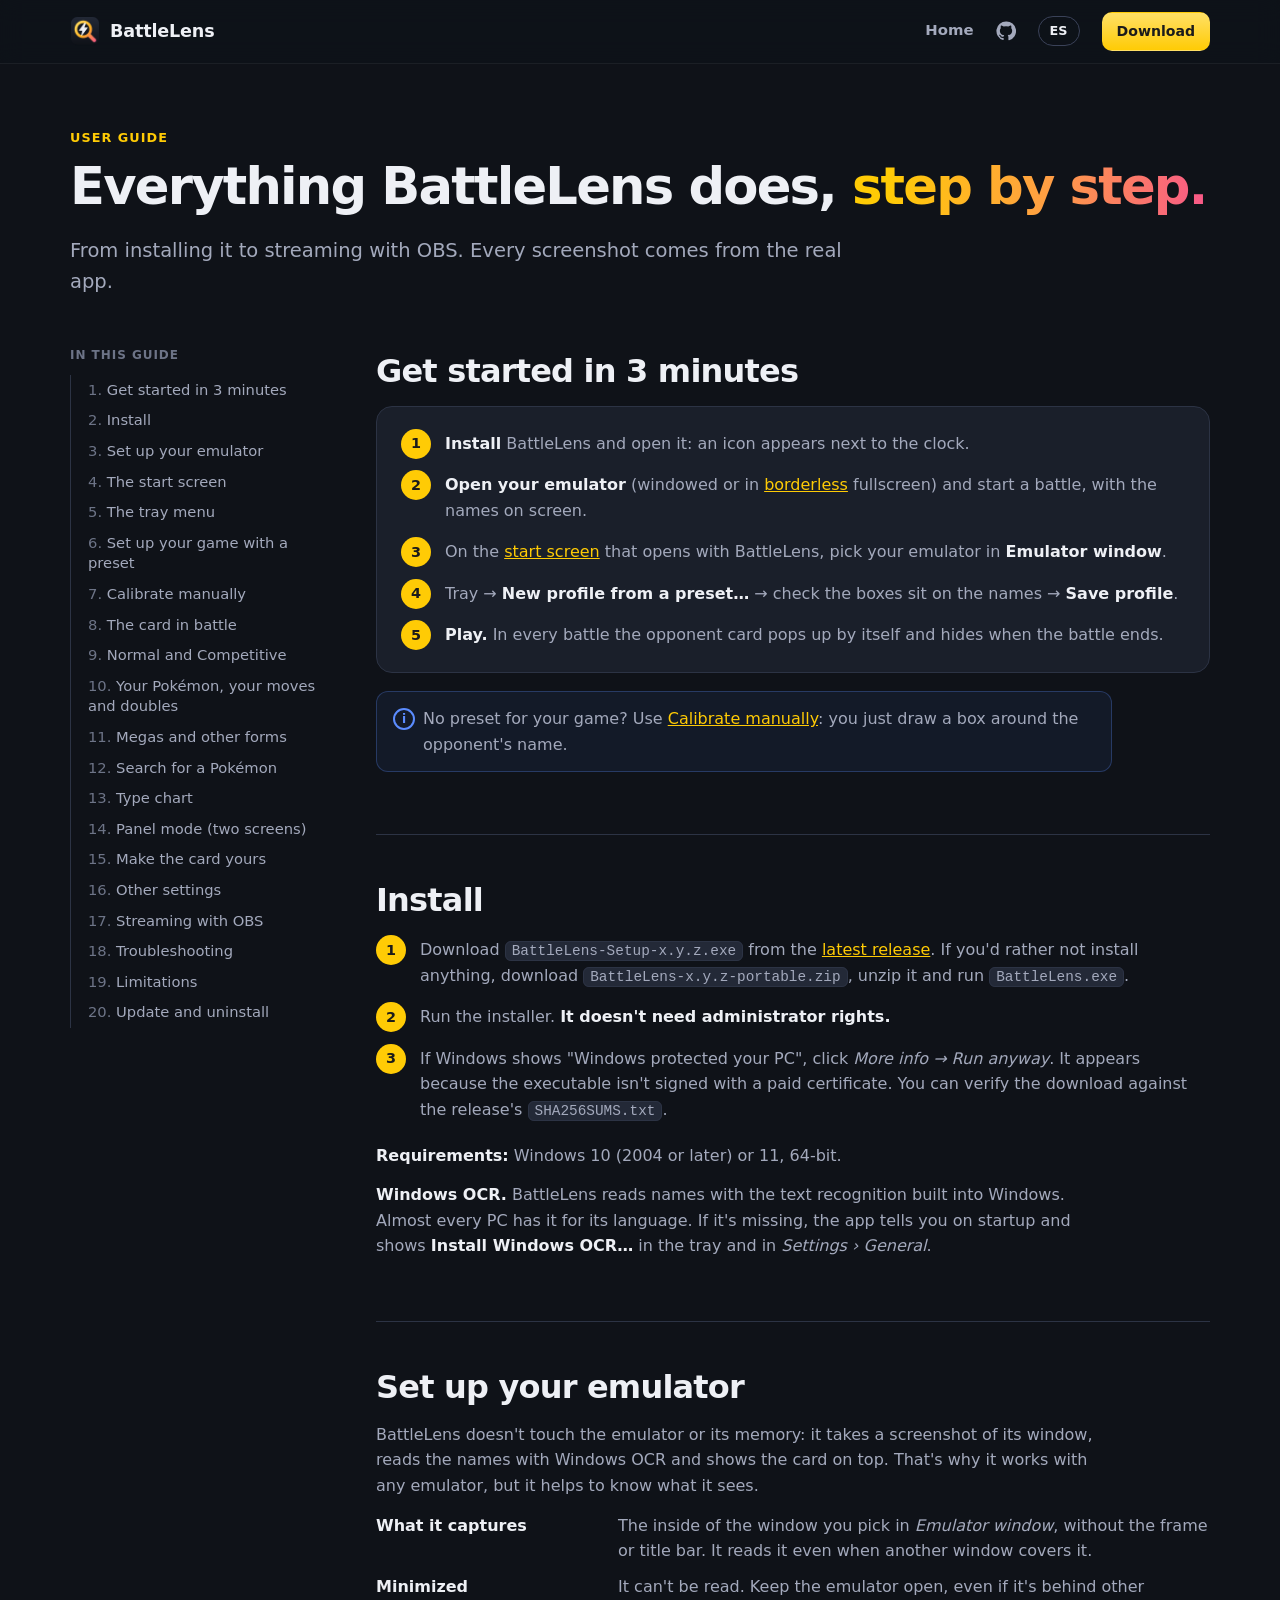
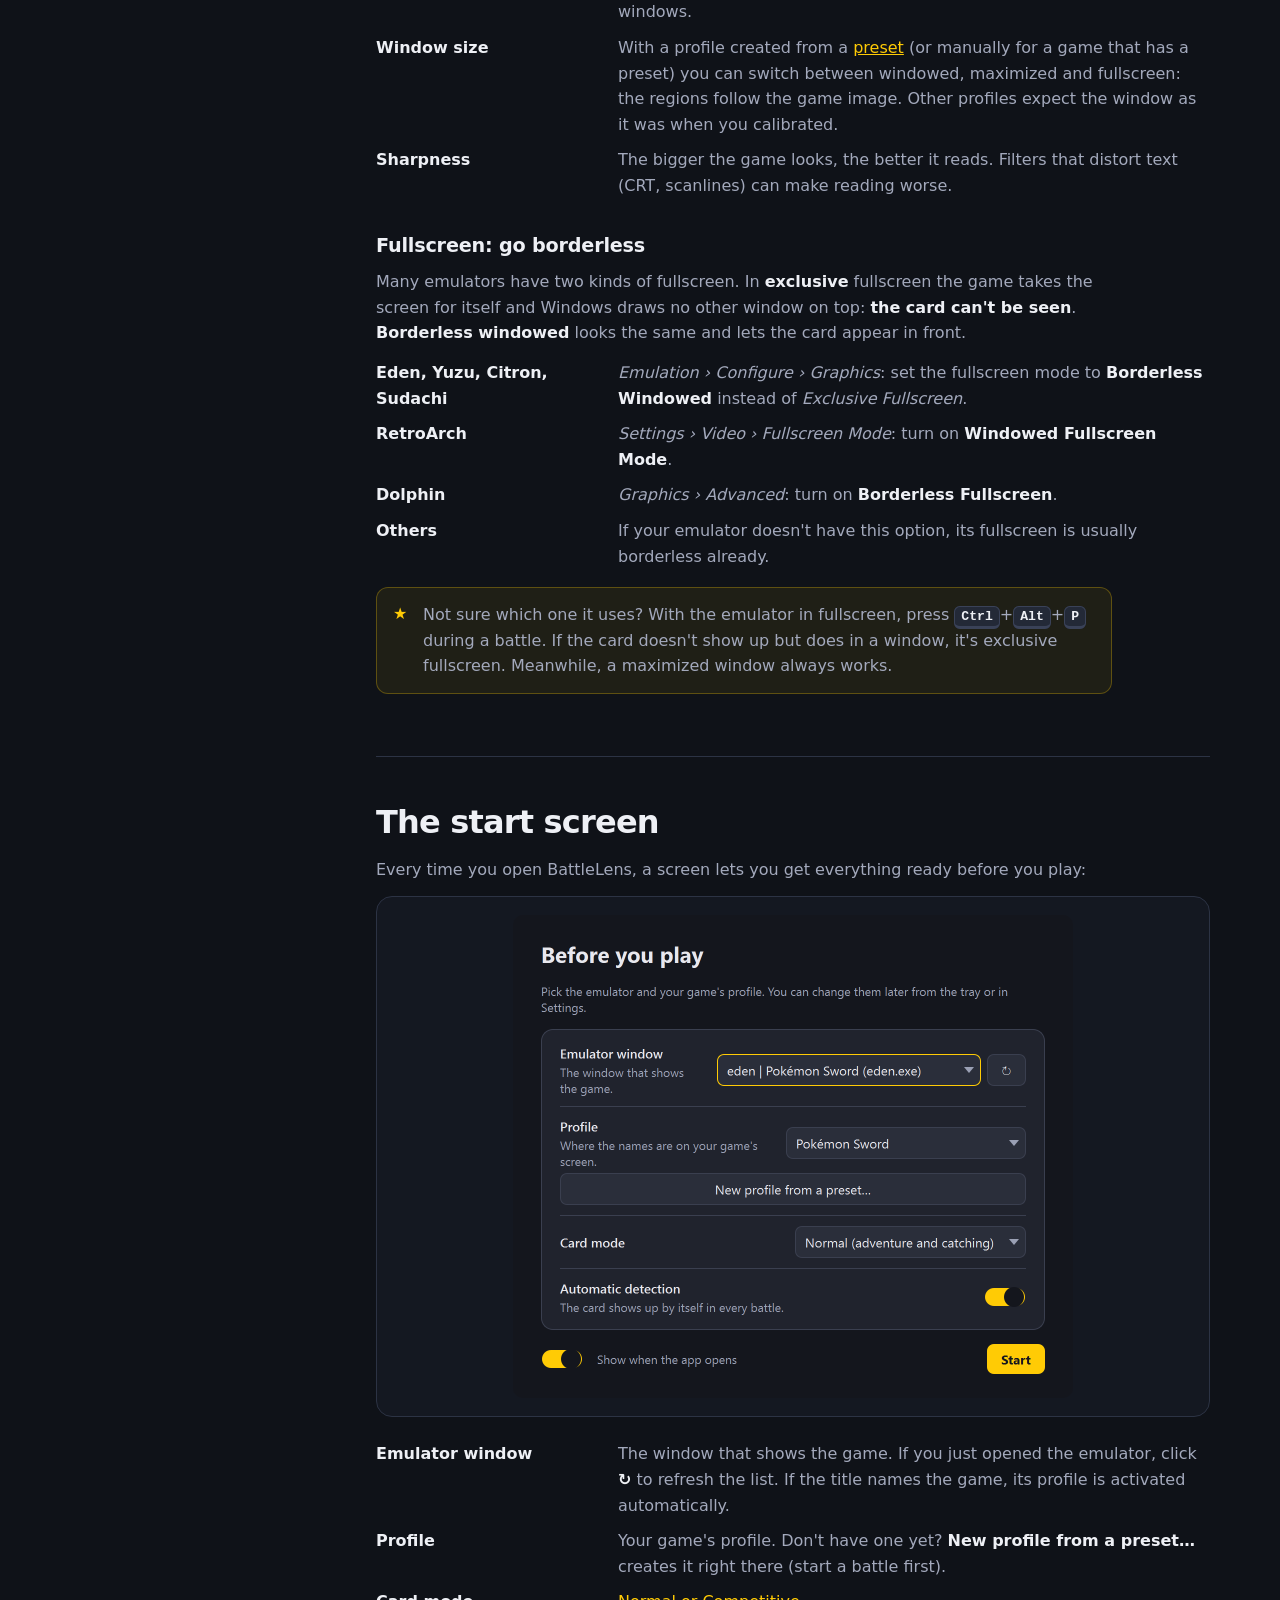
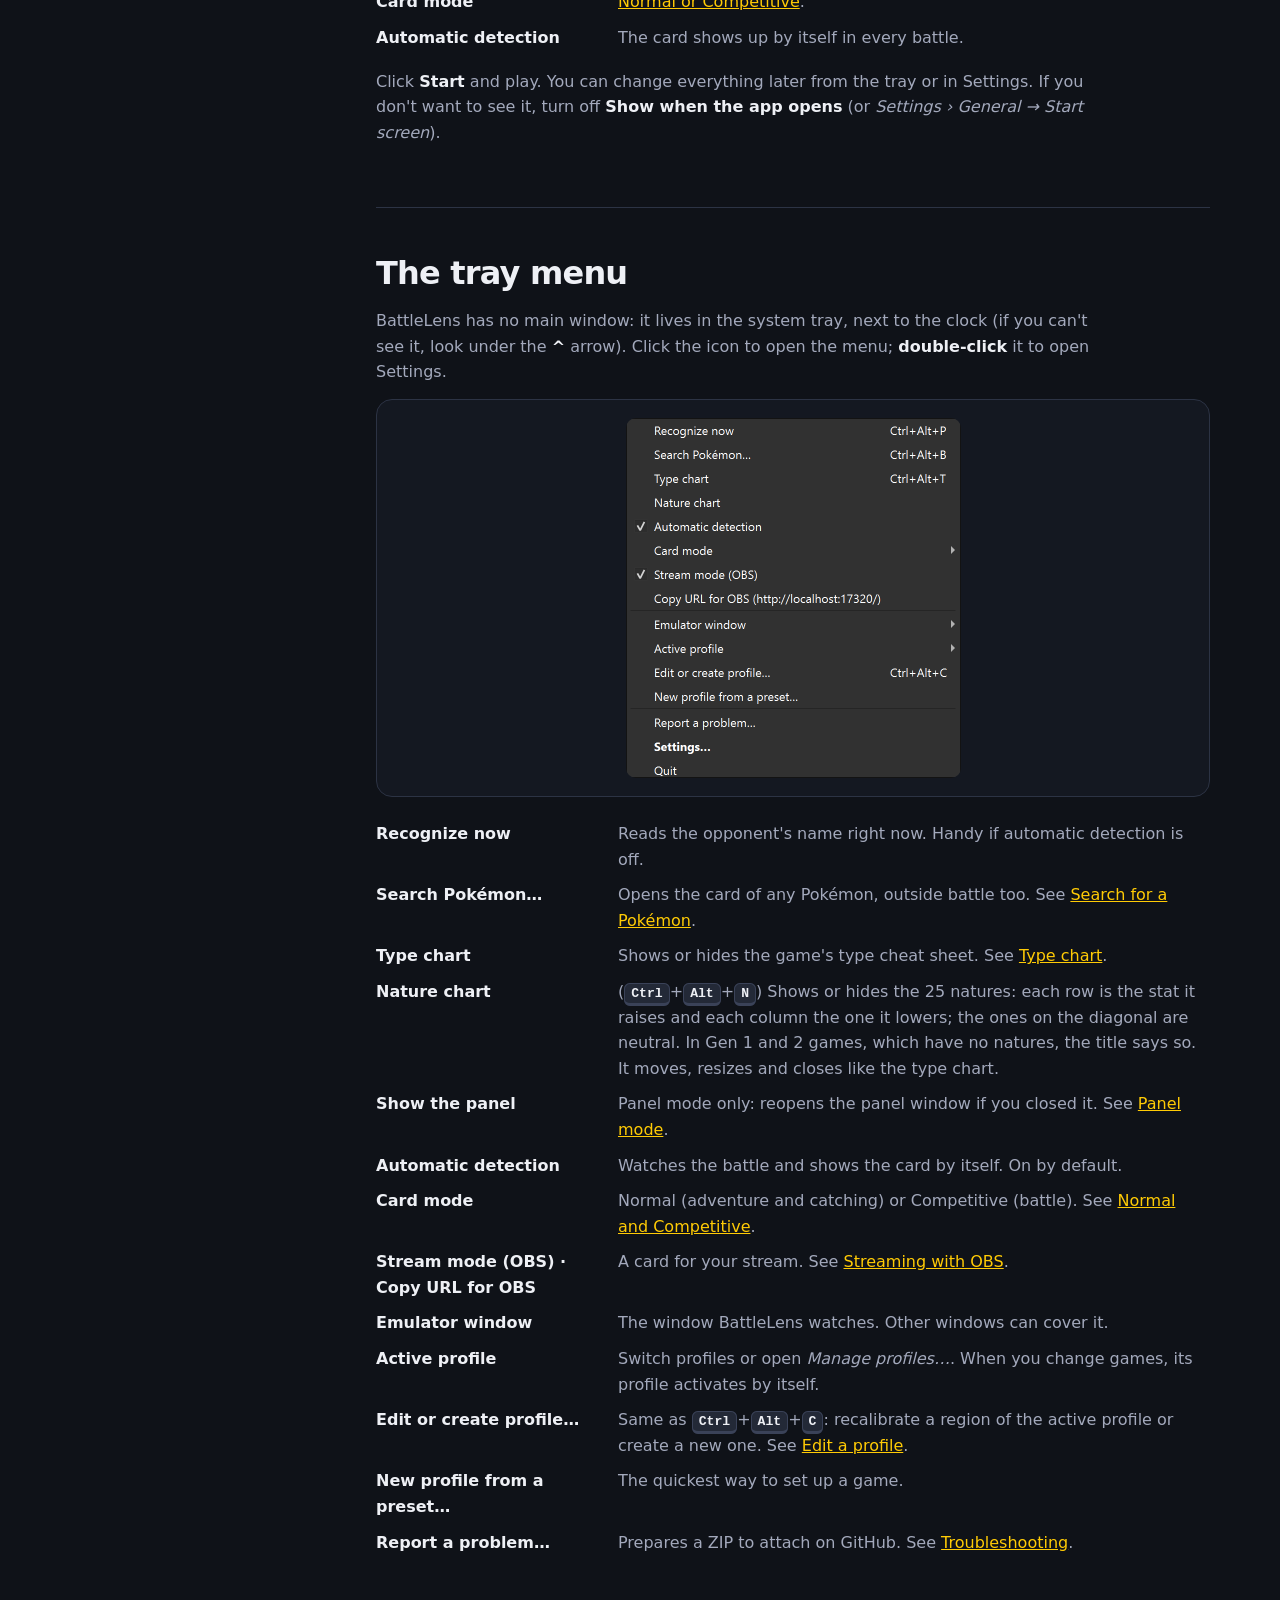
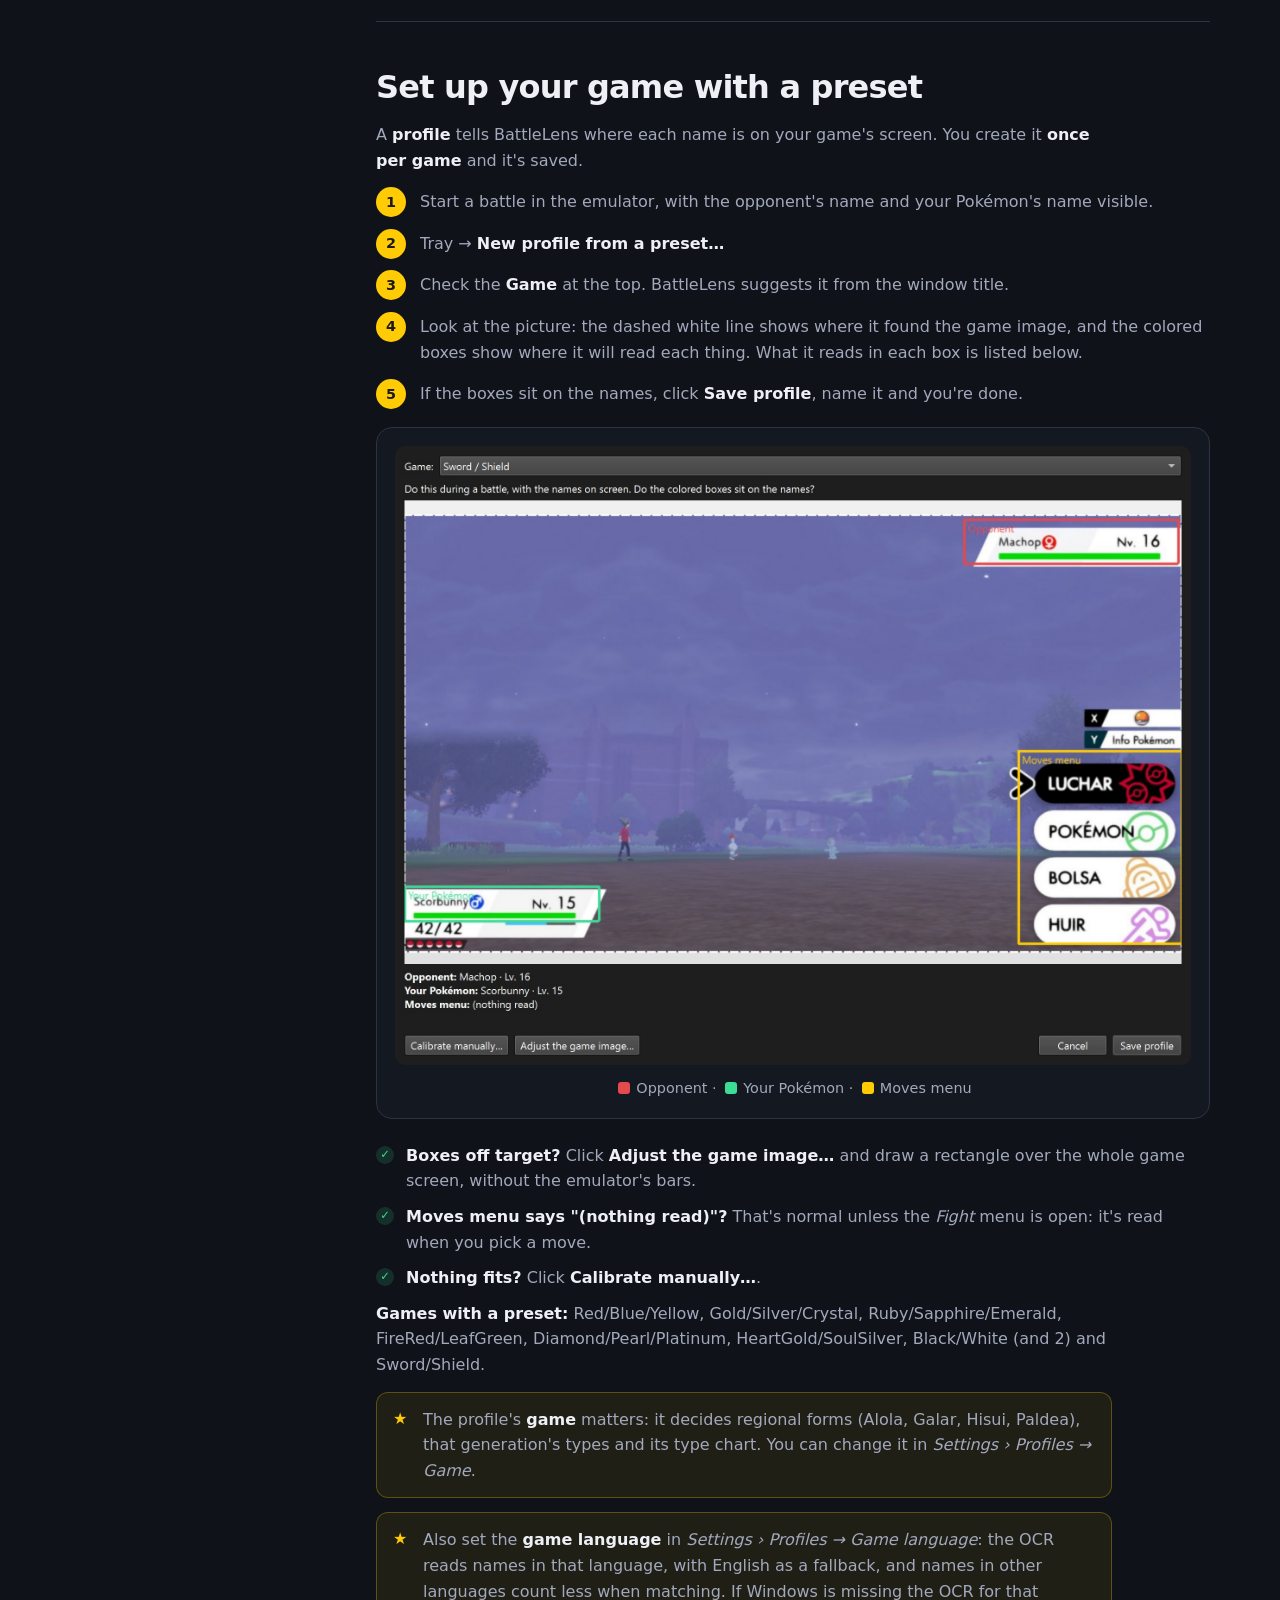
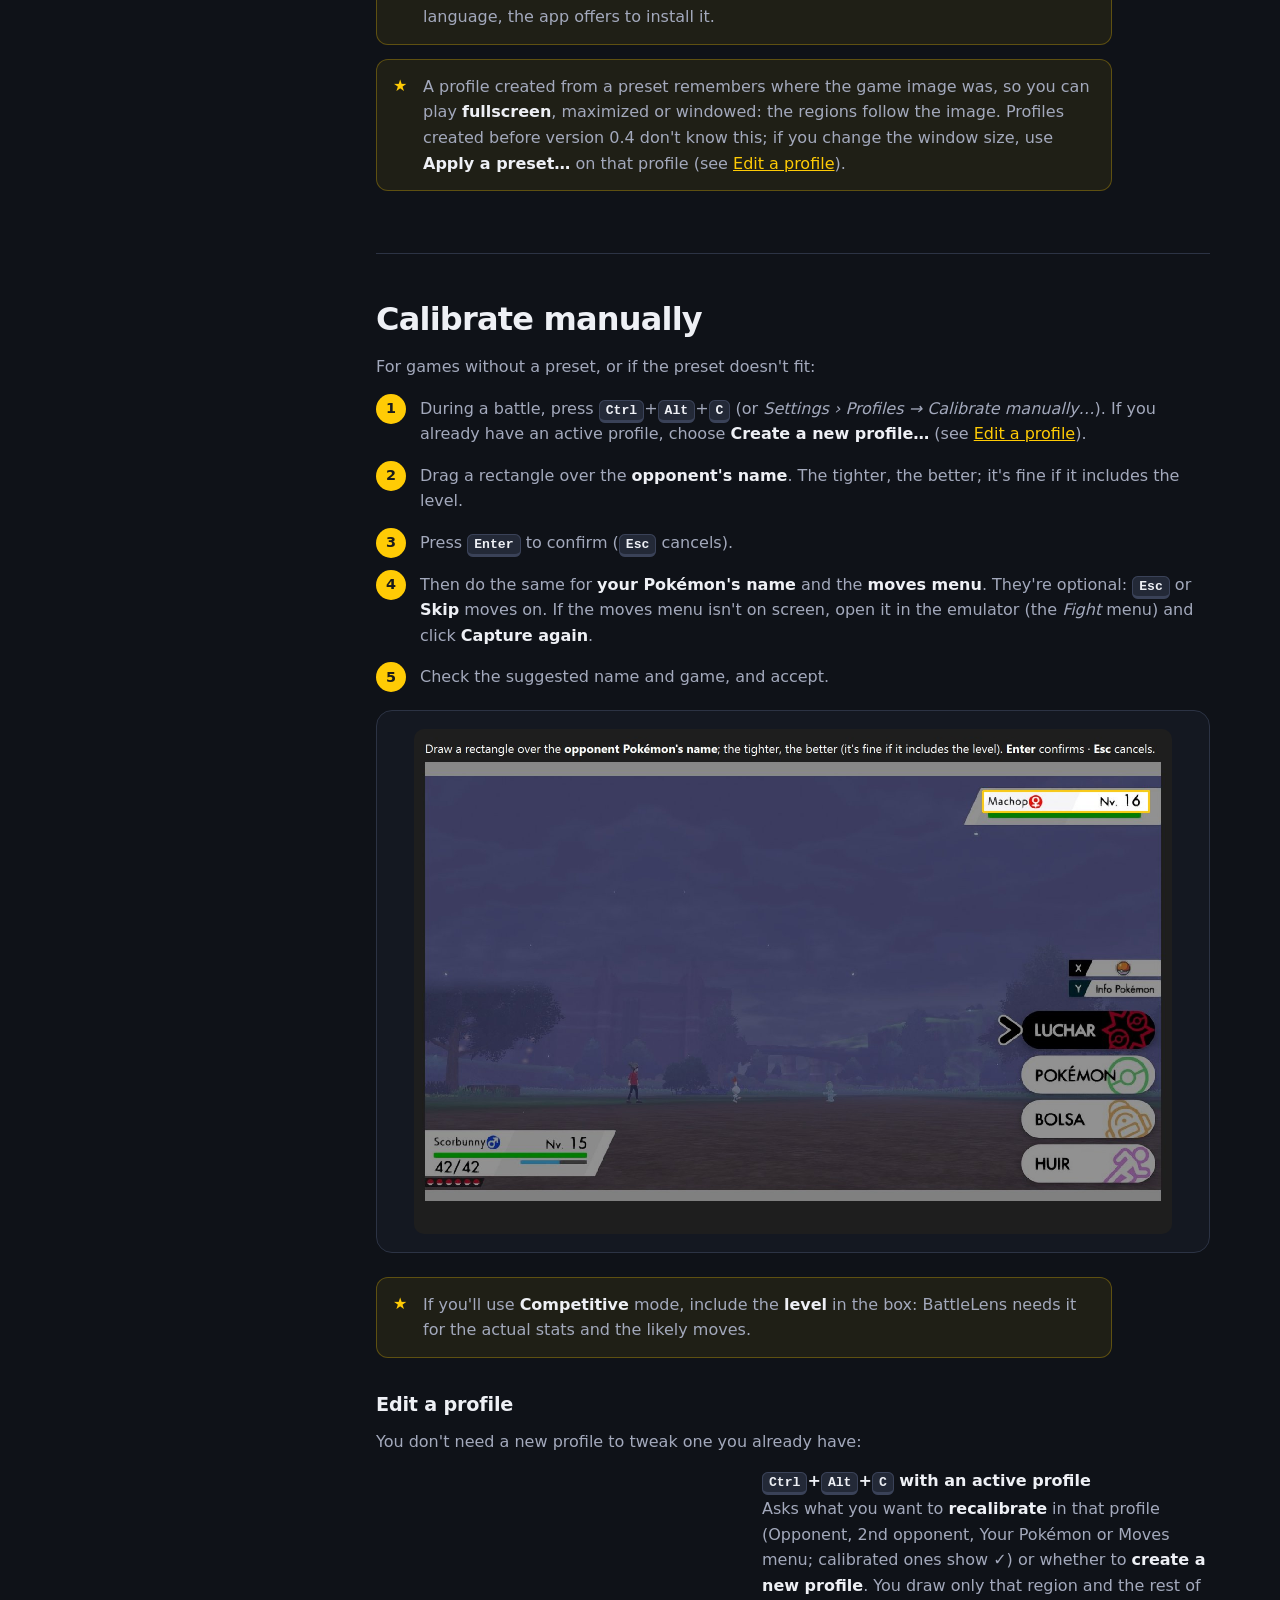
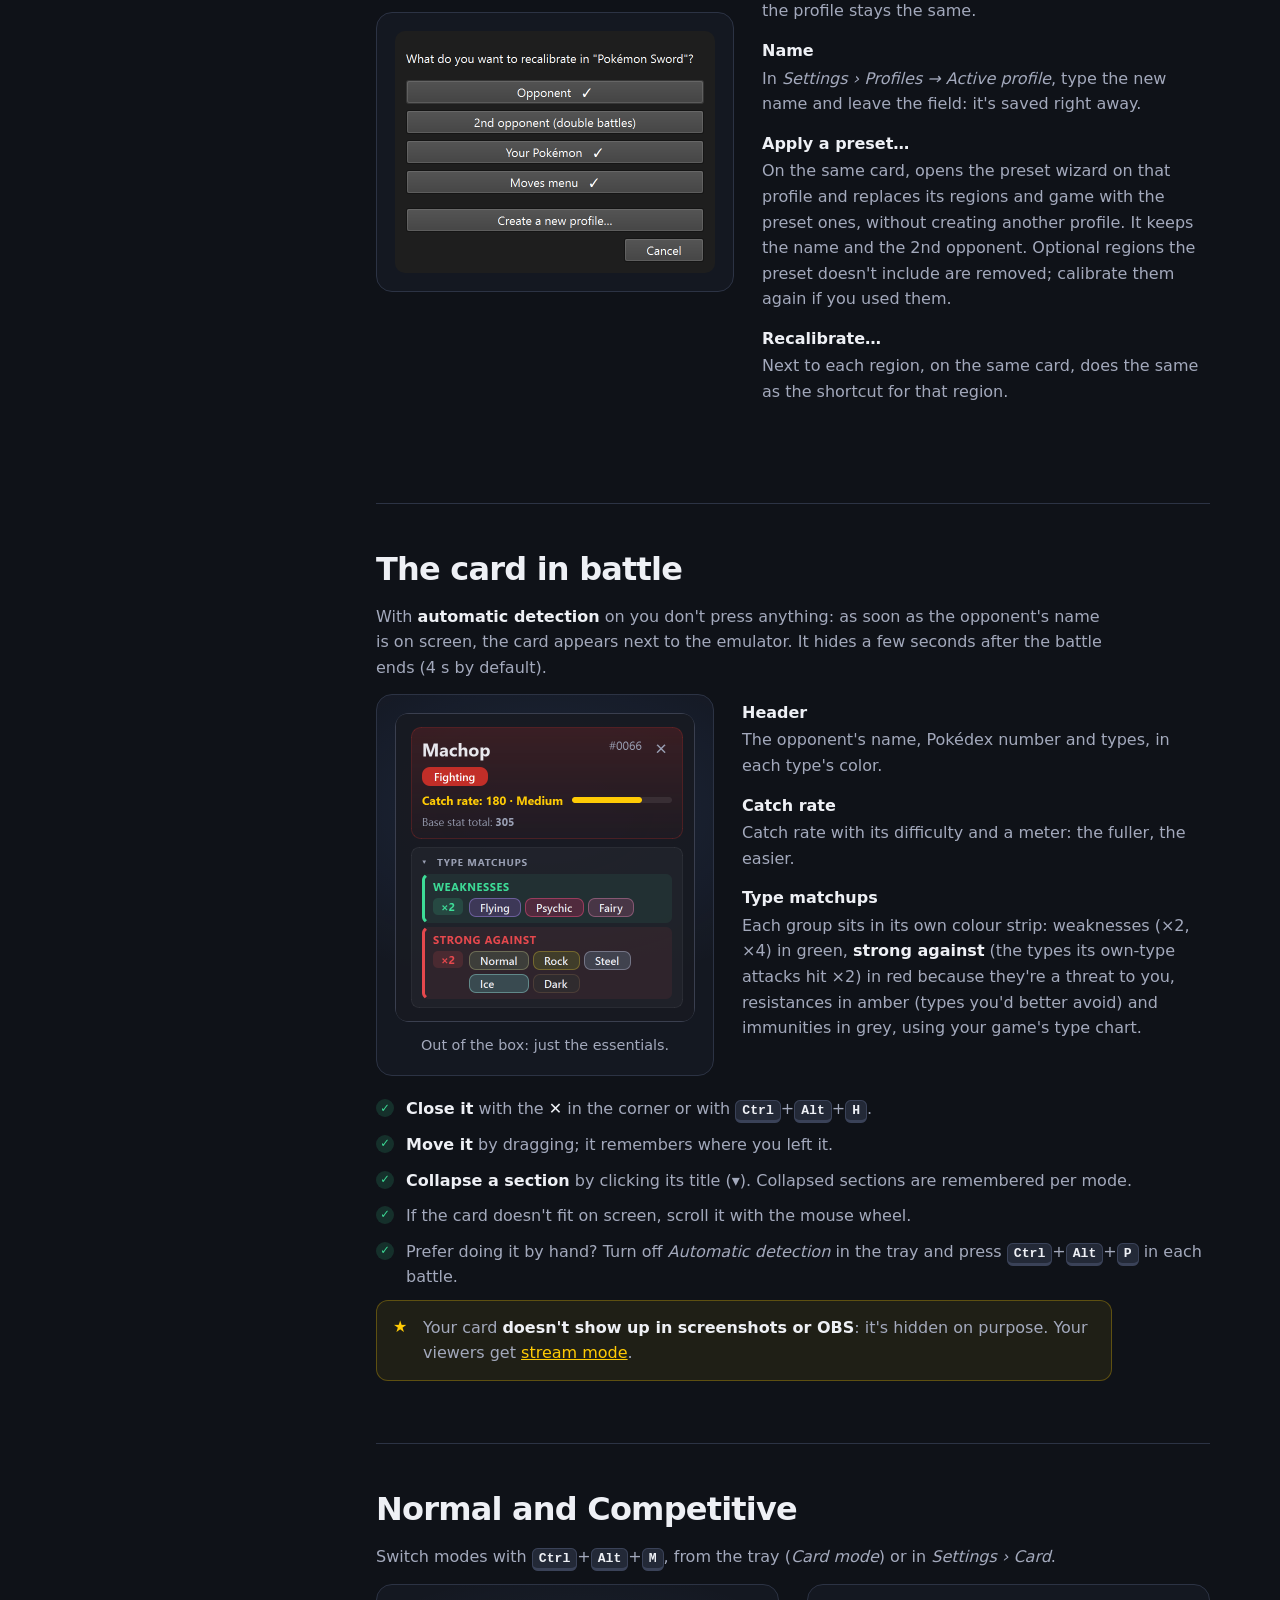
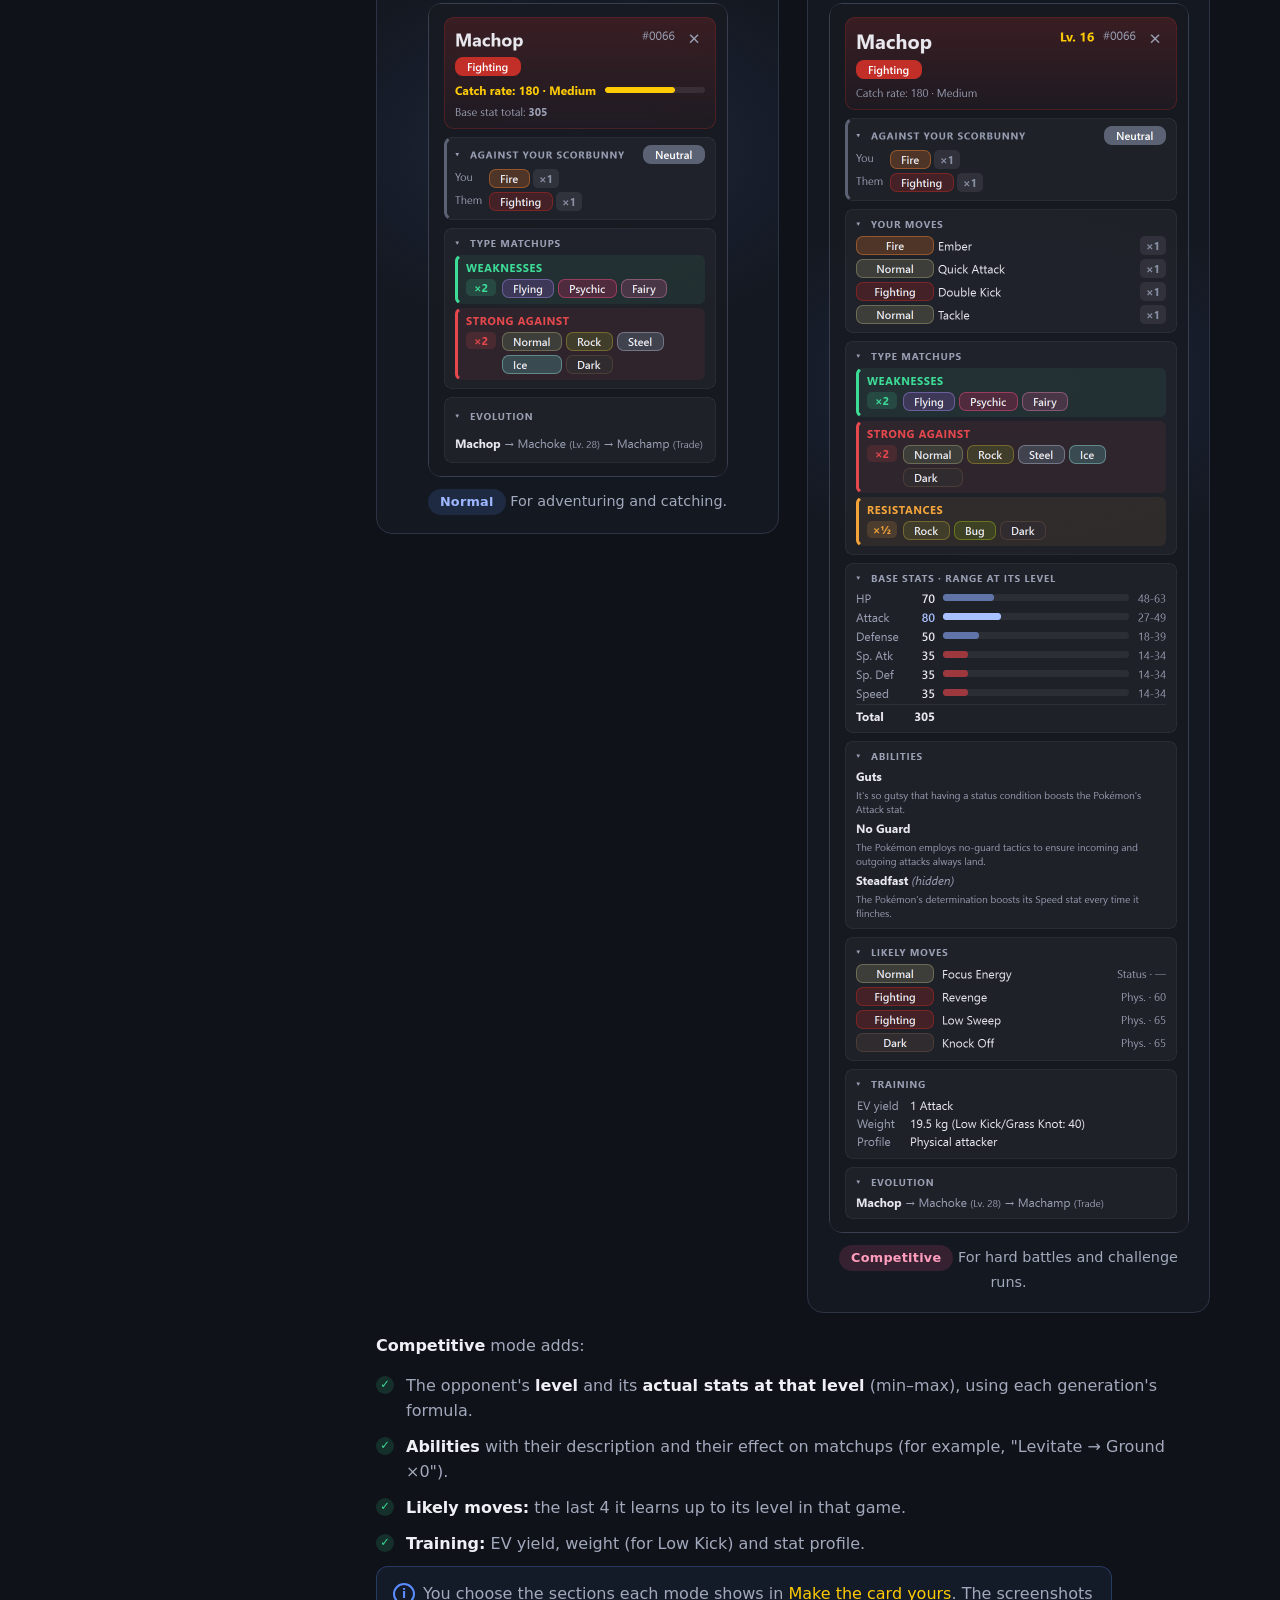
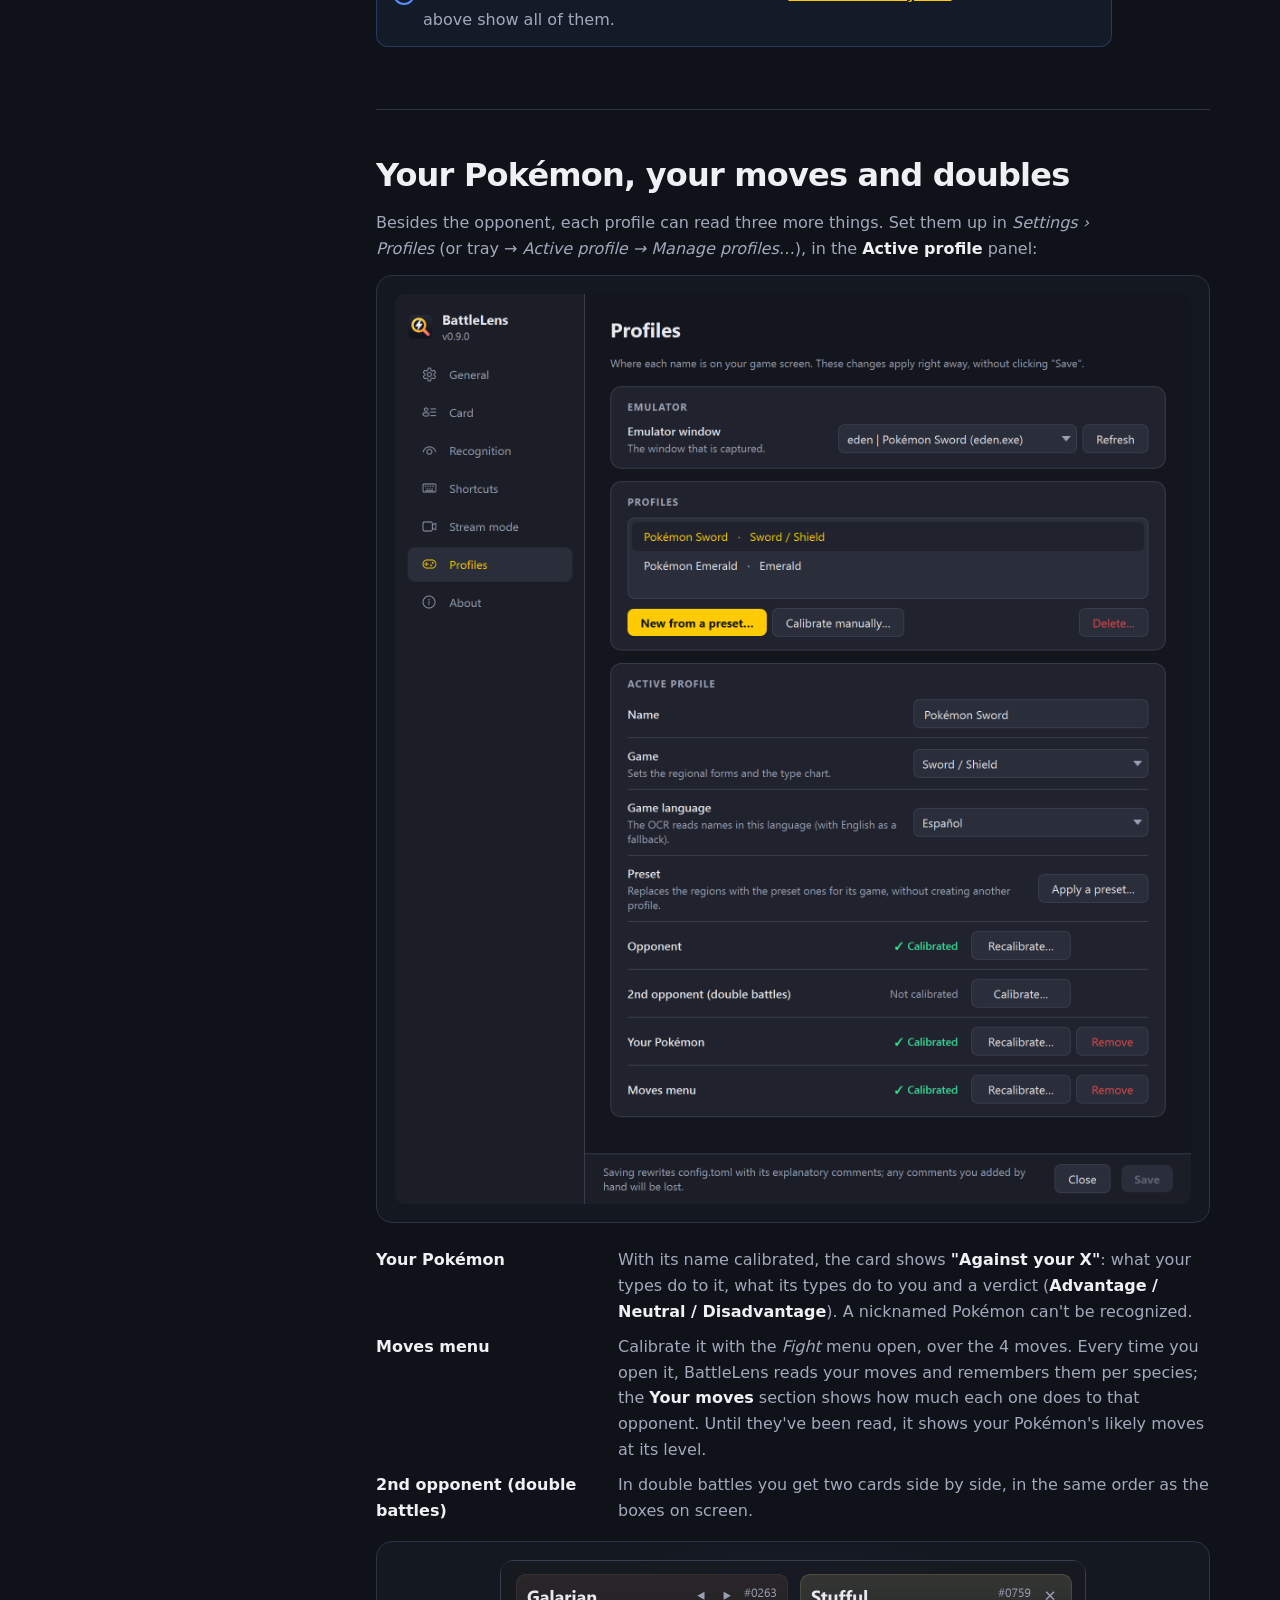
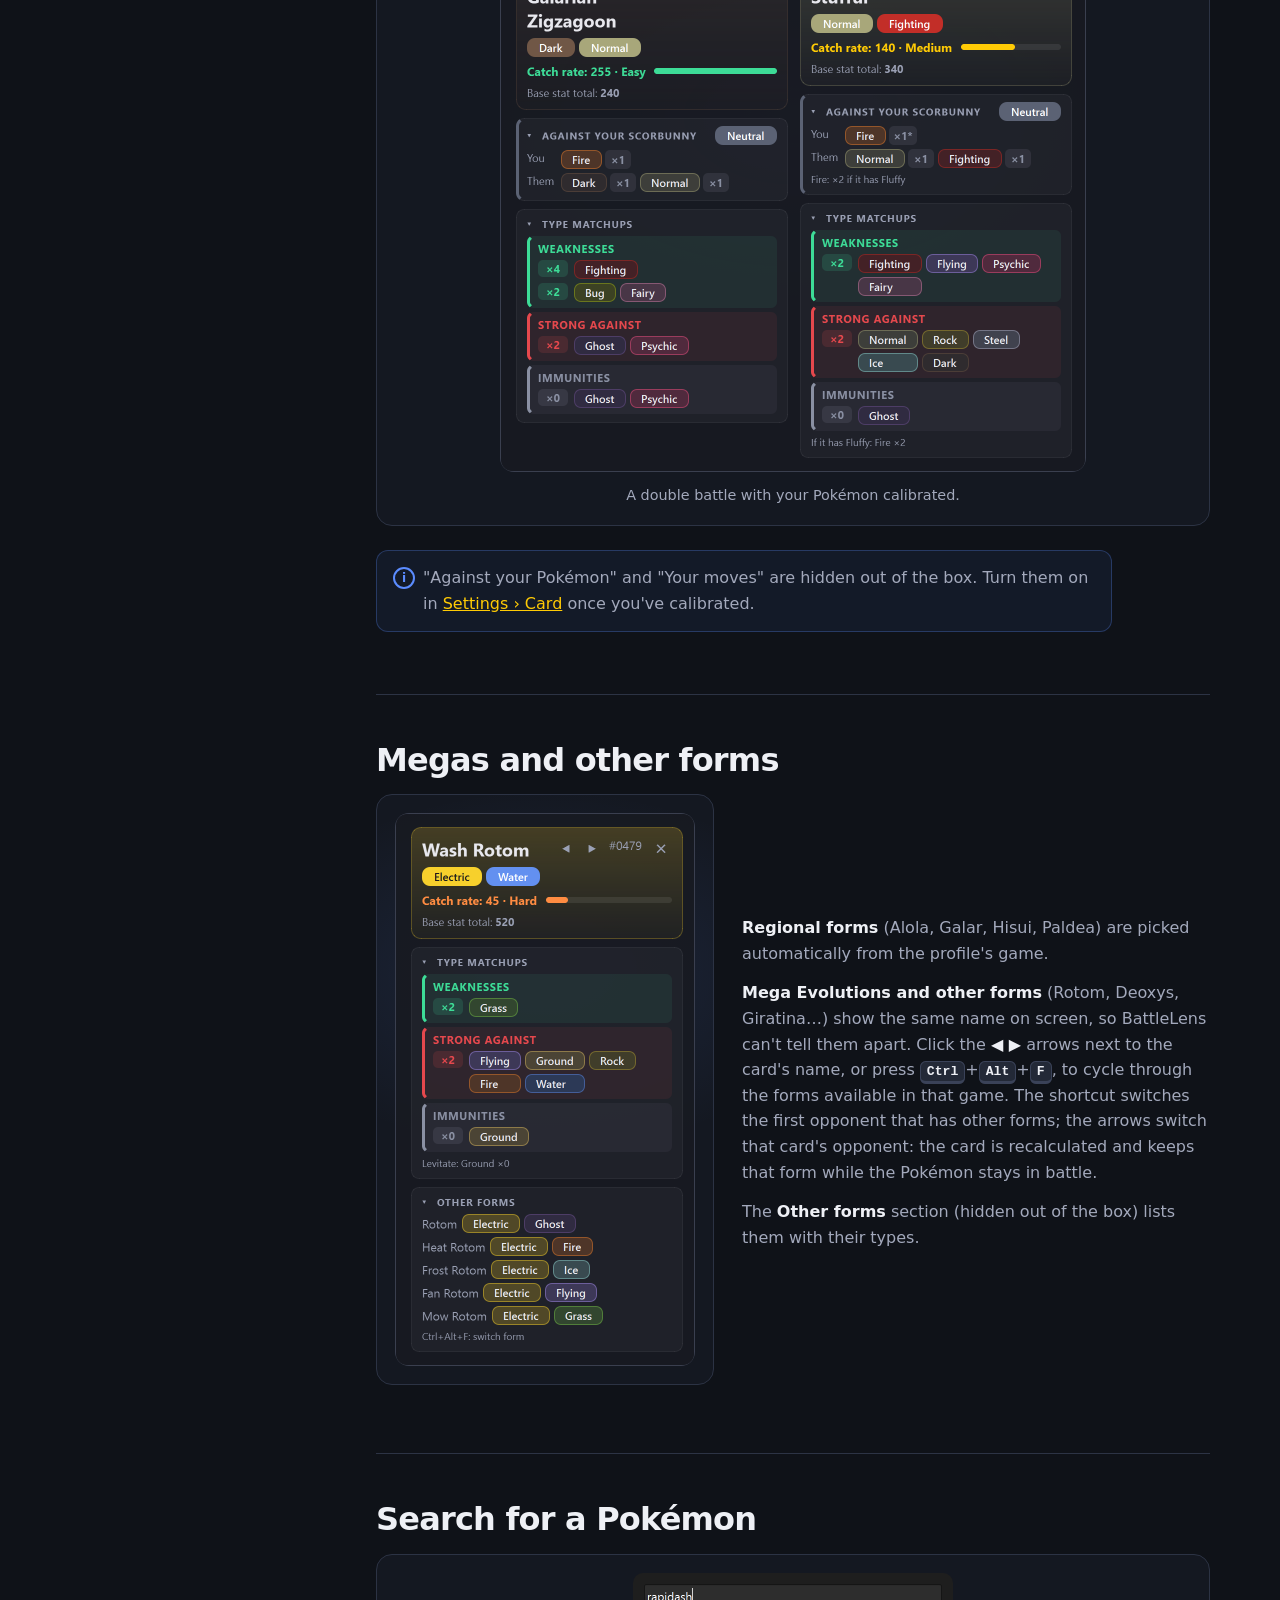
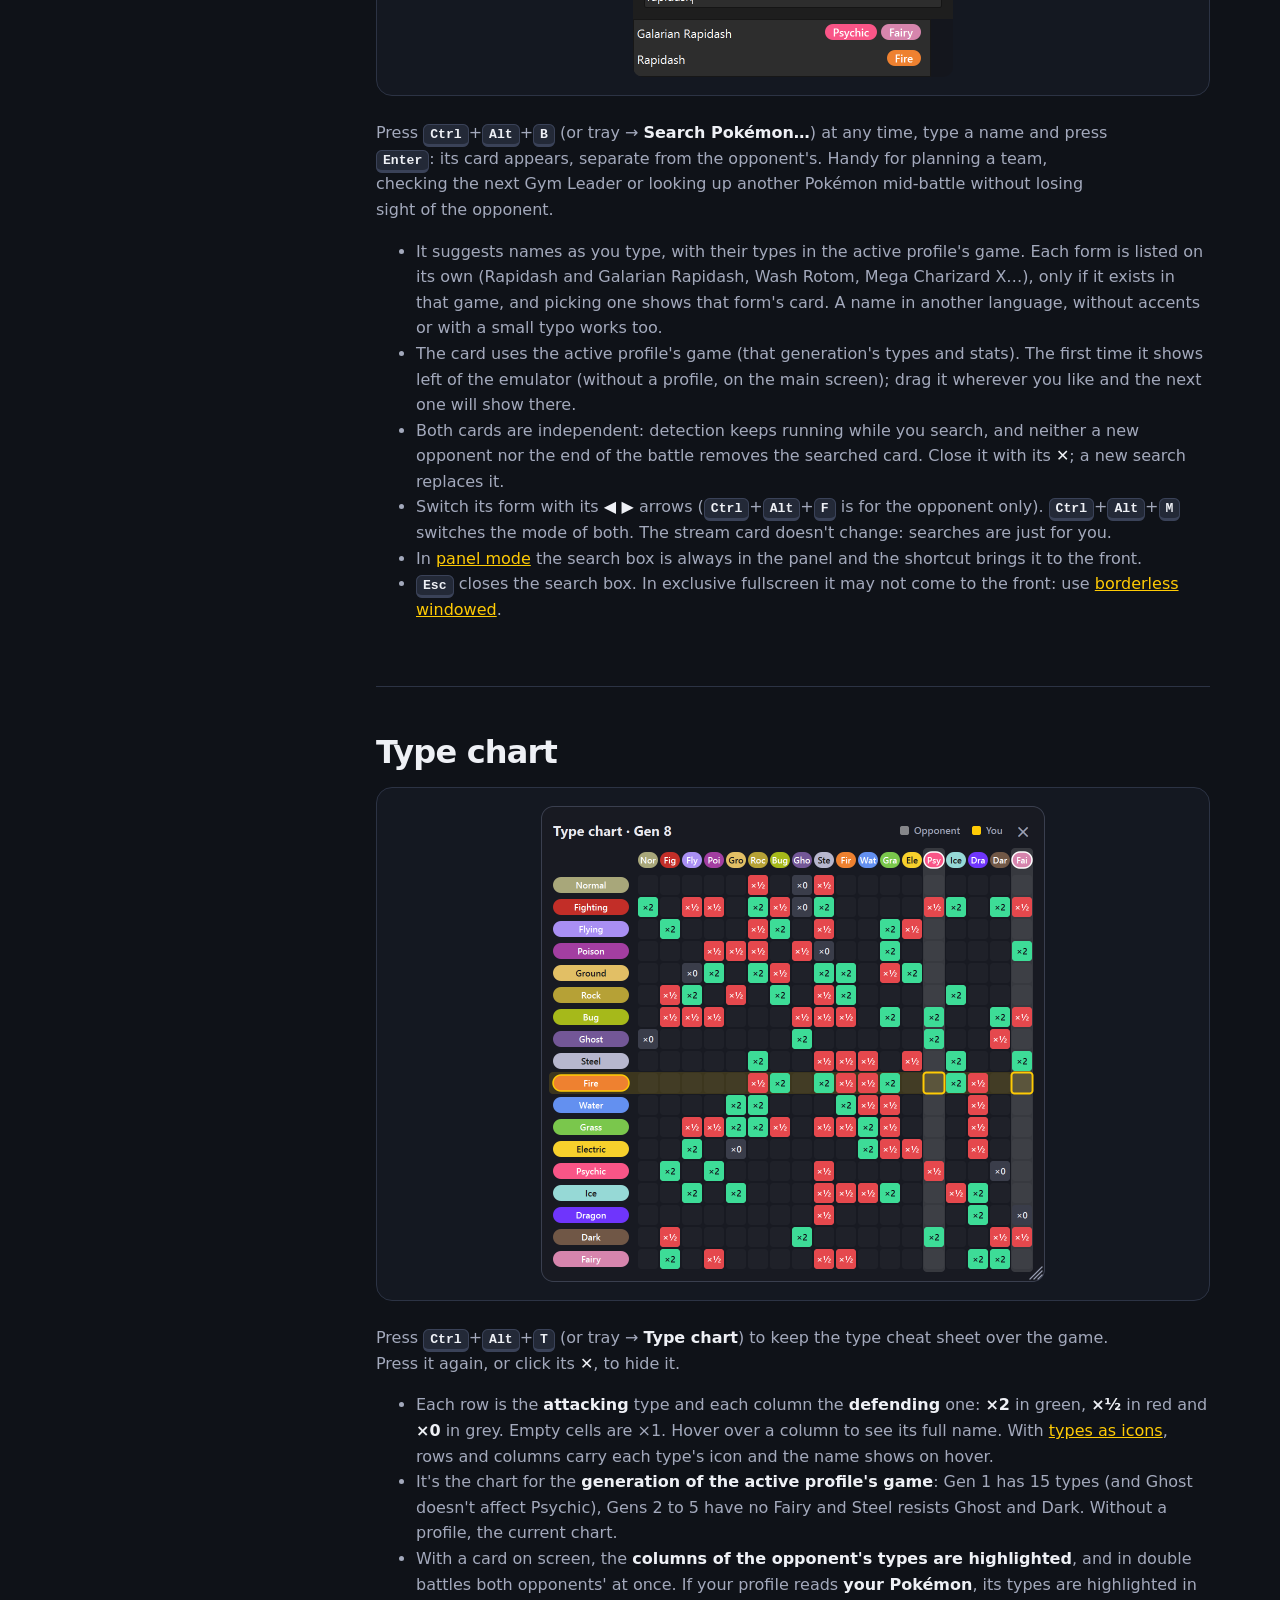
<file: site/guide.html>
<!doctype html>
<html lang="en">
<head>
  <meta charset="utf-8">
  <meta name="viewport" content="width=device-width, initial-scale=1">
  <title data-en="User guide — BattleLens" data-es="Guía de uso — BattleLens">User guide — BattleLens</title>
  <meta name="description" content="Step-by-step guide to BattleLens: install it, set up your game with a preset, read the opponent card, use Competitive mode, double battles and OBS stream mode."
        data-en-content="Step-by-step guide to BattleLens: install it, set up your game with a preset, read the opponent card, use Competitive mode, double battles and OBS stream mode."
        data-es-content="Guía paso a paso de BattleLens: instálalo, configura tu juego con un preset, entiende la ficha del rival y usa el modo Competitivo, los combates dobles y el modo stream para OBS.">
  <link rel="canonical" href="https://battlelens.minim-labs.app/guide.html">
  <meta name="theme-color" content="#0f1218">
  <meta property="og:type" content="article">
  <meta property="og:site_name" content="BattleLens">
  <meta property="og:url" content="https://battlelens.minim-labs.app/guide.html">
  <meta property="og:title" content="BattleLens user guide">
  <meta property="og:description" content="Install BattleLens, set up your game and get the opponent's card in every Pokémon battle on your PC emulator.">
  <meta property="og:image" content="https://battlelens.minim-labs.app/assets/og-image.png">
  <meta property="og:image:width" content="1200">
  <meta property="og:image:height" content="630">
  <meta property="og:image:alt" content="BattleLens info card for Stufful next to the headline “Know your opponent before you make a move”">
  <meta name="twitter:card" content="summary_large_image">
  <link rel="icon" href="assets/favicon.ico" sizes="any">
  <link rel="icon" href="assets/logo.svg" type="image/svg+xml">
  <link rel="apple-touch-icon" href="assets/icon.png">
  <link rel="stylesheet" href="styles.css">
  <!-- umami -->
</head>
<body class="guide-page">
  <a class="skip" href="#main" data-en="Skip to content" data-es="Saltar al contenido">Skip to content</a>

  <header class="topbar">
    <a class="brand" href="index.html" aria-label="BattleLens">
      <img src="assets/icon.png" alt="" width="30" height="30">
      <span>BattleLens</span>
    </a>
    <nav class="topnav" aria-label="Main">
      <a class="hide-sm" href="index.html" data-en="Home" data-es="Inicio">Home</a>
      <a class="nav-gh" data-umami-event="github" data-umami-event-place="guide-nav" href="https://github.com/minimorcy/battlelens" aria-label="GitHub" target="_blank" rel="noopener">
        <svg viewBox="0 0 24 24" width="20" height="20" aria-hidden="true"><path fill="currentColor" d="M12 .5a11.5 11.5 0 0 0-3.64 22.41c.58.1.79-.25.79-.56v-2c-3.2.7-3.88-1.37-3.88-1.37-.52-1.33-1.28-1.69-1.28-1.69-1.04-.71.08-.7.08-.7 1.15.08 1.76 1.19 1.76 1.19 1.03 1.76 2.69 1.25 3.35.96.1-.75.4-1.25.73-1.54-2.56-.29-5.25-1.28-5.25-5.68 0-1.26.45-2.28 1.19-3.09-.12-.29-.52-1.46.11-3.04 0 0 .97-.31 3.17 1.18a11 11 0 0 1 5.77 0c2.2-1.49 3.17-1.18 3.17-1.18.63 1.58.23 2.75.11 3.04.74.81 1.19 1.83 1.19 3.09 0 4.41-2.69 5.38-5.26 5.67.41.36.78 1.06.78 2.14v3.17c0 .31.21.67.8.56A11.5 11.5 0 0 0 12 .5Z"/></svg>
      </a>
      <button class="lang" type="button" id="lang-toggle" aria-label="Cambiar a español"
              data-en-aria-label="Cambiar a español" data-es-aria-label="Switch to English"
              data-en="ES" data-es="EN">ES</button>
      <a class="button primary small" data-umami-event="download" data-umami-event-place="guide-nav" href="https://github.com/minimorcy/battlelens/releases/latest"
         data-en="Download" data-es="Descargar" target="_blank" rel="noopener">Download</a>
    </nav>
  </header>

  <main id="main">
    <section class="guide-hero">
      <p class="eyebrow" data-en="User guide" data-es="Guía de uso">User guide</p>
      <h1 data-en="Everything BattleLens does, <span class=&quot;hl&quot;>step by step.</span>"
          data-es="Todo lo que hace BattleLens, <span class=&quot;hl&quot;>paso a paso.</span>">Everything BattleLens does, <span class="hl">step by step.</span></h1>
      <p class="lead" data-en="From installing it to streaming with OBS. Every screenshot comes from the real app."
         data-es="Desde instalarlo hasta usarlo en directo con OBS. Todas las capturas son de la app real.">From installing it to streaming with OBS. Every screenshot comes from the real app.</p>
    </section>

    <!-- ===================================================================== -->
    <!-- ============================== ESPAÑOL ============================== -->
    <!-- ===================================================================== -->
    <div class="guide" data-lang="es" lang="es">
      <nav class="toc" aria-label="Índice de la guía">
        <p class="toc-title">En esta guía</p>
        <ol>
          <li><a href="#rapido">Empieza en 3 minutos</a></li>
          <li><a href="#instalar">Instalar</a></li>
          <li><a href="#emulador">Prepara el emulador</a></li>
          <li><a href="#inicio">La pantalla de inicio</a></li>
          <li><a href="#bandeja">El menú de la bandeja</a></li>
          <li><a href="#perfil">Configurar tu juego con un preset</a></li>
          <li><a href="#calibrar">Calibrar a mano</a></li>
          <li><a href="#ficha">La ficha en combate</a></li>
          <li><a href="#modos">Normal y Competitivo</a></li>
          <li><a href="#equipo">Tu Pokémon, tus movimientos y dobles</a></li>
          <li><a href="#formas">Megas y otras formas</a></li>
          <li><a href="#buscar">Buscar un Pokémon</a></li>
          <li><a href="#tabla-tipos">Tabla de tipos</a></li>
          <li><a href="#panel">Modo panel (dos pantallas)</a></li>
          <li><a href="#a-medida">Tu ficha a medida</a></li>
          <li><a href="#ajustes">Resto de ajustes</a></li>
          <li><a href="#directo">Directo con OBS</a></li>
          <li><a href="#problemas">Si algo no va bien</a></li>
          <li><a href="#limites">Limitaciones</a></li>
          <li><a href="#desinstalar">Actualizar y desinstalar</a></li>
        </ol>
      </nav>

      <article class="guide-body">
        <section class="g-section" id="rapido">
          <h2>Empieza en 3 minutos</h2>
          <ol class="quick">
            <li><b>Instala</b> BattleLens y ábrelo: aparece un icono junto al reloj.</li>
            <li><b>Abre tu emulador</b> (en ventana o a pantalla completa <a href="#emulador">sin bordes</a>) y entra en un combate, con los nombres en pantalla.</li>
            <li>En la <a href="#inicio">pantalla de inicio</a> que sale al abrir BattleLens, elige tu emulador en <b>Ventana del emulador</b>.</li>
            <li>Bandeja → <b>Nuevo perfil con un preset…</b> → comprueba que los recuadros caen sobre los nombres → <b>Guardar perfil</b>.</li>
            <li><b>Juega.</b> En cada combate la ficha del rival aparece sola y se oculta al terminar.</li>
          </ol>
          <p class="note">¿Tu juego no tiene preset? Usa <a href="#calibrar">Calibrar a mano</a>: es dibujar un recuadro sobre el nombre del rival.</p>
        </section>

        <section class="g-section" id="instalar">
          <h2>Instalar</h2>
          <ol class="steps-list">
            <li>Descarga <code>BattleLens-Setup-x.y.z.exe</code> de la <a href="https://github.com/minimorcy/battlelens/releases/latest" target="_blank" rel="noopener">última versión</a>. Si prefieres no instalar nada, descarga <code>BattleLens-x.y.z-portable.zip</code>, descomprímelo y ejecuta <code>BattleLens.exe</code>.</li>
            <li>Ejecuta el instalador. <b>No pide permisos de administrador.</b></li>
            <li>Si Windows muestra «Windows protegió su PC», pulsa <i>Más información → Ejecutar de todas formas</i>. Sale porque el ejecutable no está firmado con un certificado de pago. Puedes comprobar la descarga con el <code>SHA256SUMS.txt</code> de la versión.</li>
          </ol>
          <p><b>Requisitos:</b> Windows 10 (2004 o posterior) u 11, de 64 bits.</p>
          <p><b>OCR de Windows.</b> BattleLens lee los nombres con el reconocimiento de texto que trae Windows. Casi todos los equipos lo tienen en su idioma. Si falta, la app avisa al arrancar y aparece <b>Instalar OCR de Windows…</b> en la bandeja y en <i>Ajustes › General</i>.</p>
        </section>

        <section class="g-section" id="emulador">
          <h2>Prepara el emulador</h2>
          <p>BattleLens no toca el emulador ni su memoria: hace una captura de su ventana, lee los nombres con el OCR de Windows y muestra la ficha encima. Por eso funciona con cualquier emulador, pero conviene saber qué ve.</p>
          <dl class="defs">
            <dt>Qué captura</dt><dd>El interior de la ventana que eliges en <i>Ventana del emulador</i>, sin el marco ni la barra de título. La lee aunque otra ventana la tape.</dd>
            <dt>Minimizado</dt><dd>No se puede leer. Deja el emulador abierto, aunque sea detrás de otras ventanas.</dd>
            <dt>Tamaño de la ventana</dt><dd>Con un perfil creado con un <a href="#perfil">preset</a> (o a mano en un juego con preset) puedes pasar de ventana a maximizado o a pantalla completa: las regiones siguen a la imagen del juego. Los demás perfiles esperan la ventana como estaba al calibrar.</dd>
            <dt>Nitidez</dt><dd>Cuanto más grande se ve el juego, mejor lee. Los filtros que deforman el texto (CRT, líneas de barrido) pueden empeorar la lectura.</dd>
          </dl>
          <h3>Pantalla completa: mejor sin bordes</h3>
          <p>Muchos emuladores tienen dos tipos de pantalla completa. En la <b>exclusiva</b>, el juego se queda la pantalla para él solo y Windows no deja dibujar ninguna ventana encima: <b>la ficha no se ve</b>. La <b>ventana sin bordes</b> (<i>borderless</i>) se ve igual y deja que la ficha aparezca delante.</p>
          <dl class="defs">
            <dt>Eden, Yuzu, Citron, Sudachi</dt><dd><i>Emulación › Configurar › Gráficos</i>: en el modo de pantalla completa, elige <b>ventana sin bordes</b> (<i>Borderless Windowed</i>) en lugar de <i>Exclusive Fullscreen</i>.</dd>
            <dt>RetroArch</dt><dd><i>Settings › Video › Fullscreen Mode</i>: activa <b>Windowed Fullscreen Mode</b>.</dd>
            <dt>Dolphin</dt><dd><i>Graphics › Advanced</i>: activa <b>Borderless Fullscreen</b>.</dd>
            <dt>Otros</dt><dd>Si tu emulador no tiene esta opción, su pantalla completa suele ser ya sin bordes.</dd>
          </dl>
          <p class="tip">¿No sabes cuál usa? Con el emulador a pantalla completa, pulsa <kbd>Ctrl</kbd>+<kbd>Alt</kbd>+<kbd>P</kbd> en un combate. Si la ficha no aparece y en ventana sí, es pantalla completa exclusiva. Mientras tanto, la ventana maximizada siempre funciona.</p>
        </section>

        <section class="g-section" id="inicio">
          <h2>La pantalla de inicio</h2>
          <p>Cada vez que abres BattleLens aparece una pantalla para dejarlo todo listo antes de jugar:</p>
          <figure class="shot">
            <img src="assets/guide/es/start.png" width="590" height="467" loading="lazy" alt="Pantalla de inicio con la ventana del emulador, el perfil, el modo de la ficha y la detección automática">
          </figure>
          <dl class="defs">
            <dt>Ventana del emulador</dt><dd>La ventana en la que se ve el juego. Si acabas de abrir el emulador, pulsa <b>↻</b> para actualizar la lista. Si el título dice el juego, se activa solo su perfil.</dd>
            <dt>Perfil</dt><dd>El de tu juego. ¿Aún no tienes? <b>Nuevo perfil con un preset…</b> lo crea sin salir de aquí (entra antes en un combate).</dd>
            <dt>Modo de la ficha</dt><dd><a href="#modos">Normal o Competitivo</a>.</dd>
            <dt>Detección automática</dt><dd>La ficha aparece sola en cada combate.</dd>
          </dl>
          <p>Pulsa <b>Empezar</b> y a jugar. Todo se puede cambiar luego desde la bandeja o en Ajustes. Si no quieres verla, apaga <b>Mostrar al abrir la app</b> (o <i>Ajustes › General → Pantalla de inicio</i>).</p>
        </section>

        <section class="g-section" id="bandeja">
          <h2>El menú de la bandeja</h2>
          <p>BattleLens no tiene ventana principal: vive en la bandeja del sistema, junto al reloj (si no lo ves, mira en la flecha <b>^</b>). Haz clic en el icono para abrir el menú; con <b>doble clic</b> se abren los Ajustes.</p>
          <figure class="shot">
            <img src="assets/guide/es/tray.png" width="351" height="360" loading="lazy" alt="Menú de BattleLens en la bandeja del sistema">
          </figure>
          <dl class="defs">
            <dt>Reconocer ahora</dt><dd>Lee el nombre del rival en ese momento. Útil si tienes la detección automática apagada.</dd>
            <dt>Buscar Pokémon…</dt><dd>Abre la ficha de cualquier Pokémon, sin estar en combate. Ver <a href="#buscar">Buscar un Pokémon</a>.</dd>
            <dt>Tabla de tipos</dt><dd>Muestra u oculta la chuleta de tipos del juego. Ver <a href="#tabla-tipos">Tabla de tipos</a>.</dd>
            <dt>Tabla de naturalezas</dt><dd>(<kbd>Ctrl</kbd>+<kbd>Alt</kbd>+<kbd>N</kbd>) Muestra u oculta las 25 naturalezas: cada fila es la estadística que sube y cada columna la que baja; las de la diagonal son neutras. En los juegos de Gen 1 y 2, que no tienen naturalezas, el título lo indica. Se mueve, se reescala y se cierra como la tabla de tipos.</dd>
            <dt>Mostrar el panel</dt><dd>Solo en modo panel: vuelve a abrir la ventana del panel si la cerraste. Ver <a href="#panel">Modo panel</a>.</dd>
            <dt>Detección automática</dt><dd>Vigila el combate y muestra la ficha sola. Activada por defecto.</dd>
            <dt>Modo de la ficha</dt><dd>Normal (aventura y captura) o Competitivo (combate). Ver <a href="#modos">Normal y Competitivo</a>.</dd>
            <dt>Modo stream (OBS) · Copiar URL para OBS</dt><dd>Ficha para tu directo. Ver <a href="#directo">Directo con OBS</a>.</dd>
            <dt>Ventana del emulador</dt><dd>La ventana que BattleLens mira. Puede estar tapada por otras ventanas.</dd>
            <dt>Perfil activo</dt><dd>Cambia de perfil o abre <i>Gestionar perfiles…</i>. Al cambiar de juego, su perfil se activa solo.</dd>
            <dt>Modificar o crear perfil…</dt><dd>Lo mismo que <kbd>Ctrl</kbd>+<kbd>Alt</kbd>+<kbd>C</kbd>: recalibrar una región del perfil activo o crear uno nuevo. Ver <a href="#modificar-perfil">Modificar un perfil</a>.</dd>
            <dt>Nuevo perfil con un preset…</dt><dd>La forma más rápida de configurar un juego.</dd>
            <dt>Informar de un problema…</dt><dd>Prepara un ZIP para adjuntarlo en GitHub. Ver <a href="#problemas">Si algo no va bien</a>.</dd>
          </dl>
        </section>

        <section class="g-section" id="perfil">
          <h2>Configurar tu juego con un preset</h2>
          <p>Un <b>perfil</b> le dice a BattleLens dónde está cada nombre en la pantalla de tu juego. Se crea <b>una vez por juego</b> y se guarda.</p>
          <ol class="steps-list">
            <li>Entra en un combate en el emulador, con el nombre del rival y el de tu Pokémon a la vista.</li>
            <li>Bandeja → <b>Nuevo perfil con un preset…</b></li>
            <li>Comprueba el <b>Juego</b> de arriba. BattleLens lo propone a partir del título de la ventana.</li>
            <li>Mira la imagen: la línea discontinua blanca marca dónde ha encontrado la imagen del juego y los recuadros de colores, dónde leerá cada cosa. Debajo tienes lo que lee en cada uno.</li>
            <li>Si los recuadros caen sobre los nombres, pulsa <b>Guardar perfil</b>, ponle nombre y listo.</li>
          </ol>
          <figure class="shot">
            <img src="assets/guide/es/preset-wizard.jpg" width="922" height="717" loading="lazy" alt="Asistente de presets con los recuadros del rival, de tu Pokémon y del menú de ataques sobre una captura de Pokémon Espada">
            <figcaption><span class="sw sw-red"></span>Rival · <span class="sw sw-green"></span>Tu Pokémon · <span class="sw sw-yellow"></span>Menú de ataques</figcaption>
          </figure>
          <ul class="checks">
            <li><b>¿Los recuadros están desplazados?</b> Pulsa <b>Ajustar la imagen del juego…</b> y dibuja un rectángulo sobre toda la pantalla del juego, sin las barras del emulador.</li>
            <li><b>¿El menú de ataques dice «(no leo nada)»?</b> Es normal si no tienes abierto el menú de <i>Luchar</i>: se lee cuando eliges ataque.</li>
            <li><b>¿Nada encaja?</b> Pulsa <b>Calibrar a mano…</b>.</li>
          </ul>
          <p><b>Juegos con preset:</b> Rojo/Azul/Amarillo, Oro/Plata/Cristal, Rubí/Zafiro/Esmeralda, Rojo Fuego/Verde Hoja, Diamante/Perla/Platino, HeartGold/SoulSilver, Negro/Blanco (y 2) y Espada/Escudo.</p>
          <p class="tip">El <b>juego</b> del perfil importa: decide las formas regionales (Alola, Galar, Hisui, Paldea), los tipos de esa generación y su tabla de eficacias. Puedes cambiarlo en <i>Ajustes › Perfiles → Juego</i>.</p>
          <p class="tip">Pon también el <b>idioma del juego</b> en <i>Ajustes › Perfiles → Idioma del juego</i>: el OCR lee los nombres en ese idioma, con inglés de respaldo, y los nombres de otros idiomas cuentan menos al emparejar. Si a Windows le falta el OCR de ese idioma, la app ofrece instalarlo.</p>
          <p class="tip">Un perfil creado con preset recuerda dónde estaba la imagen del juego, así que puedes jugar a <b>pantalla completa</b>, maximizado o en ventana: las regiones siguen a la imagen. Los perfiles creados antes de la versión 0.4 no lo saben; si cambias el tamaño de la ventana, usa <b>Aplicar un preset…</b> en ese perfil (ver <a href="#modificar-perfil">Modificar un perfil</a>).</p>
        </section>

        <section class="g-section" id="calibrar">
          <h2>Calibrar a mano</h2>
          <p>Para juegos sin preset, o si el preset no encaja:</p>
          <ol class="steps-list">
            <li>En un combate, pulsa <kbd>Ctrl</kbd>+<kbd>Alt</kbd>+<kbd>C</kbd> (o <i>Ajustes › Perfiles → Calibrar a mano…</i>). Si ya tienes un perfil activo, elige <b>Crear un perfil nuevo…</b> (ver <a href="#modificar-perfil">Modificar un perfil</a>).</li>
            <li>Dibuja con el ratón un rectángulo que cubra el <b>nombre del rival</b>. Cuanto más ajustado, mejor; no pasa nada si incluye el nivel.</li>
            <li>Pulsa <kbd>Enter</kbd> para confirmar (<kbd>Esc</kbd> cancela).</li>
            <li>Después, haz lo mismo con el <b>nombre de tu Pokémon</b> y con el <b>menú de ataques</b>. Son opcionales: <kbd>Esc</kbd> o <b>Saltar</b> pasan al siguiente. Si el menú de ataques no está a la vista, ábrelo en el emulador (menú de <i>Luchar</i>) y pulsa <b>Volver a capturar</b>.</li>
            <li>Revisa el nombre y el juego propuestos y acepta.</li>
          </ol>
          <figure class="shot">
            <img src="assets/guide/es/calibrate.jpg" width="758" height="521" loading="lazy" alt="Calibración a mano con un recuadro amarillo sobre el nombre del rival">
          </figure>
          <p class="tip">Si vas a usar el modo <b>Competitivo</b>, incluye el <b>nivel</b> en el recuadro: BattleLens lo necesita para calcular las estadísticas reales y los movimientos probables.</p>

          <h3 id="modificar-perfil">Modificar un perfil</h3>
          <p>No hace falta crear otro perfil para retocar uno que ya tienes:</p>
          <div class="pair">
            <figure class="shot">
              <img src="assets/guide/es/recalibrate.png" width="320" height="242" loading="lazy" alt="Diálogo para elegir qué región recalibrar en el perfil activo o crear un perfil nuevo">
            </figure>
            <dl class="defs">
              <dt><kbd>Ctrl</kbd>+<kbd>Alt</kbd>+<kbd>C</kbd> con un perfil activo</dt><dd>Pregunta qué quieres <b>recalibrar</b> en ese perfil (Rival, 2.º rival, Tu Pokémon o Menú de ataques; las ya calibradas llevan ✓) o si quieres <b>crear un perfil nuevo</b>. Dibujas solo esa región y el resto del perfil se queda igual.</dd>
              <dt>Nombre</dt><dd>En <i>Ajustes › Perfiles → Perfil activo</i>, escribe el nombre nuevo y sal del campo: se guarda al momento.</dd>
              <dt>Aplicar un preset…</dt><dd>En la misma tarjeta, abre el asistente de preset sobre ese perfil y sustituye sus regiones y su juego por los del preset, sin crear otro perfil. Conserva el nombre y el 2.º rival. Las regiones opcionales que el preset no trae se quitan; vuelve a calibrarlas si las usabas.</dd>
              <dt>Recalibrar…</dt><dd>Junto a cada región, en la misma tarjeta, hace lo mismo que el atajo para esa región.</dd>
            </dl>
          </div>
        </section>

        <section class="g-section" id="ficha">
          <h2>La ficha en combate</h2>
          <p>Con la <b>detección automática</b> activada no tienes que pulsar nada: en cuanto se ve el nombre del rival, la ficha aparece junto al emulador. Se oculta unos segundos después de terminar el combate (4 s por defecto).</p>
          <div class="pair">
            <figure class="shot shot-card">
              <img src="assets/guide/es/card-default.png" width="300" height="309" loading="lazy" alt="Ficha de Machop en modo Normal con los ajustes de fábrica">
              <figcaption>Así sale de fábrica: lo esencial.</figcaption>
            </figure>
            <dl class="defs">
              <dt>Cabecera</dt><dd>Nombre, número de la Pokédex y tipos del rival en el color de cada tipo.</dd>
              <dt>Captura</dt><dd>Ratio de captura con su dificultad y un medidor: cuanto más lleno, más fácil.</dd>
              <dt>Eficacias</dt><dd>Cada apartado va en su franja de color: debilidades (×2, ×4) en verde, <b>fuerte contra</b> (los tipos a los que sus ataques de su propio tipo hacen ×2) en rojo porque son una amenaza para ti, resistencias en ámbar (tipos que te conviene evitar) e inmunidades en gris, según la tabla de tipos de tu juego.</dd>
            </dl>
          </div>
          <ul class="checks">
            <li><b>Ciérrala</b> con la <b>✕</b> de la esquina o con <kbd>Ctrl</kbd>+<kbd>Alt</kbd>+<kbd>H</kbd>.</li>
            <li><b>Muévela</b> arrastrándola; recuerda dónde la dejaste.</li>
            <li><b>Pliega una sección</b> con un clic en su título (▾). Lo plegado se recuerda en cada modo.</li>
            <li>Si la ficha no cabe en la pantalla, se desplaza con la rueda del ratón.</li>
            <li>¿Prefieres ir a mano? Apaga la <i>Detección automática</i> en la bandeja y pulsa <kbd>Ctrl</kbd>+<kbd>Alt</kbd>+<kbd>P</kbd> en cada combate.</li>
          </ul>
          <p class="tip">Tu ficha <b>no sale en las capturas de pantalla ni en OBS</b>: está oculta a propósito. Para el público está el <a href="#directo">modo stream</a>.</p>
        </section>

        <section class="g-section" id="modos">
          <h2>Normal y Competitivo</h2>
          <p>Cambia de modo con <kbd>Ctrl</kbd>+<kbd>Alt</kbd>+<kbd>M</kbd>, desde la bandeja (<i>Modo de la ficha</i>) o en <i>Ajustes › Ficha</i>.</p>
          <div class="pair pair-top">
            <figure class="shot shot-card">
              <img src="assets/guide/es/card-normal.png" width="300" height="474" loading="lazy" alt="Ficha Normal con todas las secciones">
              <figcaption><span class="pill pill-normal">Normal</span> Para la aventura y la captura.</figcaption>
            </figure>
            <figure class="shot shot-card">
              <img src="assets/guide/es/card-competitive.png" width="360" height="1216" loading="lazy" alt="Ficha Competitiva con nivel, estadísticas a su nivel, habilidades, movimientos probables y entrenamiento">
              <figcaption><span class="pill pill-pro">Competitivo</span> Para combates duros y retos.</figcaption>
            </figure>
          </div>
          <p>El modo <b>Competitivo</b> añade:</p>
          <ul class="checks">
            <li><b>Nivel</b> del rival y sus <b>estadísticas reales a ese nivel</b> (mínimo–máximo), con la fórmula de cada generación.</li>
            <li><b>Habilidades</b> con su descripción y su efecto en las eficacias (por ejemplo, «Levitación → Tierra ×0»).</li>
            <li><b>Movimientos probables:</b> los 4 últimos que aprende hasta su nivel en ese juego.</li>
            <li><b>Entrenamiento:</b> EVs que da, peso (para Patada Baja) y perfil de estadísticas.</li>
          </ul>
          <p class="note">Las secciones que ves en cada modo se eligen en <a href="#a-medida">Tu ficha a medida</a>. Las capturas de arriba las muestran todas.</p>
        </section>

        <section class="g-section" id="equipo">
          <h2>Tu Pokémon, tus movimientos y dobles</h2>
          <p>Además del rival, cada perfil puede leer tres cosas más. Configúralas en <i>Ajustes › Perfiles</i> (o bandeja → <i>Perfil activo → Gestionar perfiles…</i>), en la tarjeta <b>Perfil activo</b>:</p>
          <figure class="shot">
            <img src="assets/guide/es/settings-profiles.png" width="880" height="1038" loading="lazy" alt="Ajustes, sección Perfiles, con las regiones del perfil activo">
          </figure>
          <dl class="defs">
            <dt>Tu Pokémon</dt><dd>Con su nombre calibrado, la ficha muestra <b>«Contra tu X»</b>: lo que le hacen tus tipos, lo que te hacen los suyos y un veredicto (<b>Ventaja / Neutral / Desventaja</b>). Si tu Pokémon tiene mote, no se puede reconocer.</dd>
            <dt>Menú de ataques</dt><dd>Calíbralo con el menú de <i>Luchar</i> abierto, sobre los 4 movimientos. Cada vez que lo abres, BattleLens lee tus ataques y los recuerda por especie; la sección <b>Tus movimientos</b> dice cuánto le hace cada uno a ese rival. Mientras no los haya leído, muestra los probables de tu Pokémon a su nivel.</dd>
            <dt>2.º rival (combates dobles)</dt><dd>En los combates dobles aparecen dos fichas, una al lado de la otra, en el mismo orden que los recuadros en la pantalla.</dd>
          </dl>
          <figure class="shot shot-card">
            <img src="assets/guide/es/card-double.png" width="586" height="512" loading="lazy" alt="Combate doble: fichas de Zigzagoon de Galar y Stufful comparadas con tu Scorbunny">
            <figcaption>Combate doble con tu Pokémon calibrado.</figcaption>
          </figure>
          <p class="note">«Contra tu Pokémon» y «Tus movimientos» vienen ocultas de fábrica. Actívalas en <a href="#a-medida">Ajustes › Ficha</a> después de calibrar.</p>
        </section>

        <section class="g-section" id="formas">
          <h2>Megas y otras formas</h2>
          <div class="pair">
            <figure class="shot shot-card">
              <img src="assets/guide/es/card-form.png" width="300" height="553" loading="lazy" alt="Ficha de Rotom Lavado con la lista de sus otras formas">
            </figure>
            <div>
              <p>Las <b>formas regionales</b> (Alola, Galar, Hisui, Paldea) se eligen solas según el juego del perfil.</p>
              <p>Las <b>megaevoluciones y otras formas</b> (Rotom, Deoxys, Giratina…) muestran el mismo nombre en pantalla, así que BattleLens no puede distinguirlas. Pulsa las flechas <b>◀ ▶</b> junto al nombre de la ficha, o <kbd>Ctrl</kbd>+<kbd>Alt</kbd>+<kbd>F</kbd>, para pasar por las formas disponibles en ese juego. Con el atajo cambia el primer rival que tenga otras formas; con las flechas, el de esa tarjeta: la ficha se recalcula y mantiene esa forma mientras el Pokémon siga en combate.</p>
              <p>La sección <b>Otras formas</b> (oculta de fábrica) las lista con sus tipos.</p>
            </div>
          </div>
        </section>

        <section class="g-section" id="buscar">
          <h2>Buscar un Pokémon</h2>
          <figure class="shot">
            <img src="assets/guide/es/search.png" width="320" height="104" loading="lazy" alt="Buscador de Pokémon con sugerencias y sus tipos">
          </figure>
          <p>Pulsa <kbd>Ctrl</kbd>+<kbd>Alt</kbd>+<kbd>B</kbd> (o bandeja → <b>Buscar Pokémon…</b>) en cualquier momento, escribe un nombre y pulsa <kbd>Enter</kbd>: aparece su ficha, aparte de la del rival. Sirve para preparar un equipo, mirar al próximo líder o consultar otro Pokémon en pleno combate sin perder de vista al rival.</p>
          <ul>
            <li>Mientras escribes te sugiere nombres, con sus tipos en el juego del perfil activo. Cada forma sale aparte (Rapidash y Rapidash de Galar, Rotom Lavado, Mega-Charizard X…), solo si existe en ese juego, y al elegirla ves la ficha de esa forma. También vale el nombre en otro idioma, sin tildes o con una errata pequeña.</li>
            <li>La ficha usa el juego del perfil activo (tipos y estadísticas de esa generación). La primera vez sale a la izquierda del emulador (sin perfil, en la pantalla principal); arrástrala a donde quieras y la próxima saldrá ahí.</li>
            <li>Las dos fichas van por su lado: la detección sigue mientras buscas, un rival nuevo no quita la ficha buscada y el fin del combate tampoco. Se cierra con su <b>✕</b>; una búsqueda nueva la sustituye.</li>
            <li>Cambia de forma con sus flechas <b>◀ ▶</b> (<kbd>Ctrl</kbd>+<kbd>Alt</kbd>+<kbd>F</kbd> es solo para el rival). <kbd>Ctrl</kbd>+<kbd>Alt</kbd>+<kbd>M</kbd> cambia el modo de las dos. La ficha del stream no cambia: la búsqueda es solo para ti.</li>
            <li>En <a href="#panel">modo panel</a> el buscador está siempre en el panel y el atajo lo trae delante.</li>
            <li><kbd>Esc</kbd> cierra el buscador. Si estás en pantalla completa exclusiva, puede que no aparezca delante: usa la <a href="#emulador">ventana sin bordes</a>.</li>
          </ul>
        </section>

        <section class="g-section" id="tabla-tipos">
          <h2>Tabla de tipos</h2>
          <figure class="shot">
            <img src="assets/guide/es/type-chart.png" width="504" height="476" loading="lazy" alt="Tabla de tipos de la generación 8 con las columnas Psíquico y Hada del rival y la fila Fuego de tu Pokémon resaltadas">
          </figure>
          <p>Pulsa <kbd>Ctrl</kbd>+<kbd>Alt</kbd>+<kbd>T</kbd> (o bandeja → <b>Tabla de tipos</b>) para tener la chuleta de tipos encima del juego. Vuelve a pulsarlo, o haz clic en su <b>✕</b>, para ocultarla.</p>
          <ul>
            <li>Cada fila es el tipo que <b>ataca</b> y cada columna el que <b>defiende</b>: <b>×2</b> en verde, <b>×½</b> en rojo y <b>×0</b> en gris. Las casillas vacías son ×1. Pasa el ratón por una columna para ver el nombre completo. Con <a href="#iconos-de-tipo">tipos como iconos</a>, las filas y columnas llevan el icono de cada tipo y el nombre sale al pasar el ratón.</li>
            <li>Es la tabla de la <b>generación del juego</b> del perfil activo: en la Gen 1 salen 15 tipos (y Fantasma no afecta a Psíquico), de la Gen 2 a la 5 no hay Hada y Acero resiste Fantasma y Siniestro. Sin perfil, la tabla actual.</li>
            <li>Con una ficha en pantalla, se <b>resaltan las columnas de los tipos del rival</b>, y en combates dobles las de los dos rivales a la vez. Si tu perfil lee <b>tu Pokémon</b>, sus tipos se resaltan en <b>amarillo como filas</b>: las casillas donde se cruzan, con borde amarillo, son lo que tus ataques de tu tipo le hacen al rival. La leyenda de arriba indica qué color es de quién.</li>
            <li>Arrástrala a donde quieras; la primera vez sale a la izquierda del emulador. Para cambiar su tamaño, arrastra el <b>tirador de la esquina inferior derecha</b> o usa <kbd>Ctrl</kbd> + rueda del ratón encima (del 60 % al 200 %). Recuerda dónde la dejaste y su tamaño.</li>
            <li>El OCR no la ve, así que puede tapar el nombre del rival.</li>
          </ul>
        </section>

        <section class="g-section" id="panel">
          <h2>Modo panel (dos pantallas)</h2>
          <p>Si juegas con dos pantallas, en <i>Ajustes › Ficha</i> elige <b>Mostrar la ficha en: Panel (ventana aparte)</b>. Las fichas, las tablas y el buscador dejan de flotar sobre el juego y pasan a una ventana normal que puedes llevar al otro monitor, agrandar o maximizar.</p>
          <figure class="shot">
            <img src="assets/guide/es/panel.png" width="1240" height="520" loading="lazy" alt="Ventana del panel con la ficha competitiva de Machop a la izquierda, las tablas de tipos y naturalezas en el centro y el buscador con la ficha de Rotom Lavado a la derecha">
          </figure>
          <ul>
            <li>A la izquierda, la ficha del rival (o las dos en combates dobles), con desplazamiento si no cabe.</li>
            <li>En el centro, la <a href="#tabla-tipos">tabla de tipos</a> resaltada y la tabla de naturalezas, que crecen con la ventana. La de naturalezas se oculta desde la bandeja.</li>
            <li>A la derecha, el <a href="#buscar">buscador</a>, siempre a mano: escribe un nombre y su ficha sale debajo, sin tocar la del rival. <kbd>Ctrl</kbd>+<kbd>Alt</kbd>+<kbd>B</kbd> trae el panel delante con el cursor en el buscador y <kbd>Esc</kbd> vacía el campo.</li>
            <li>Fuera del combate el panel sigue abierto y muestra <b>Esperando combate…</b>; el buscador y la ficha buscada siguen ahí.</li>
            <li>Aparece solo al reconocer un rival sin quitarle el foco al juego, y no se pone encima de otras ventanas. Si lo cierras, vuelve con la siguiente ficha o desde la bandeja con <b>Mostrar el panel</b>.</li>
            <li>Recuerda su posición y su tamaño. Atajos, modos, secciones y stream funcionan igual.</li>
          </ul>
        </section>

        <section class="g-section" id="a-medida">
          <h2>Tu ficha a medida</h2>
          <p>En <i>Ajustes › Ficha</i> eliges qué secciones ves en cada modo. De fábrica la ficha es mínima: <b>Normal</b> solo con las eficacias y <b>Competitivo</b> con eficacias y estadísticas. El nombre, los tipos y la captura se ven siempre. La ficha del stream sigue la misma elección.</p>
          <figure class="shot">
            <img src="assets/guide/es/settings-card.png" width="880" height="1430" loading="lazy" alt="Ajustes, sección Ficha, con los interruptores de cada sección para Normal y Competitivo">
          </figure>
          <ul class="checks">
            <li><b>Mostrar todas</b> activa todas las secciones de golpe.</li>
            <li><b>Desplegar todas las secciones</b> abre las que hayas plegado con un clic en su título.</li>
            <li><b>Mostrar la ficha en:</b> Overlay (sobre el juego, por defecto) o Panel (ventana aparte). Ver <a href="#panel">Modo panel</a>.</li>
            <li><b>Idioma de los datos Pokémon:</b> nombres, tipos, habilidades y movimientos en español, inglés, francés, alemán o italiano. Es independiente del idioma de los menús.</li>
            <li><b>Ocultar la ficha tras:</b> segundos hasta ocultarla aunque siga el combate (0 = nunca).</li>
            <li><b>Tipos como iconos:</b> los tipos salen con su símbolo en vez de como etiqueta (desactivado por defecto). Mira el apartado siguiente.</li>
            <li><b>Imagen del Pokémon:</b> muestra el sprite del Pokémon junto a sus tipos, en la cabecera de la ficha y en la del stream (desactivado por defecto). La de cada Pokémon se descarga de PokéAPI la primera vez que aparece; sin conexión, la ficha sale sin imagen.</li>
          </ul>
          <p class="tip">Los cambios de esta página se aplican al pulsar <b>Guardar</b>. «Guardar» solo se activa si has cambiado algo, y la ventana avisa si la cierras con cambios pendientes. La ventana no bloquea nada: la detección sigue funcionando mientras está abierta.</p>
          <h3 id="iconos-de-tipo">Tipos como iconos</h3>
          <div class="pair">
            <figure class="shot shot-card">
              <img src="assets/guide/es/card-icons.png" width="300" height="486" loading="lazy" alt="Ficha de Pidgey con su imagen y los tipos como iconos: icono y nombre en la cabecera y solo el icono en el resto">
              <figcaption>Con <i>Tipos como iconos</i> e <i>Imagen del Pokémon</i> activados.</figcaption>
            </figure>
            <div>
              <p>Con <b>Tipos como iconos</b> activado, cada tipo sale con su símbolo (la llama de Fuego, la gota de Agua) en toda la ficha: en la cabecera, con el nombre al lado, y solo el icono en «Contra tu…», «Tus movimientos», Eficacias, Movimientos probables y Otras formas. También en la tabla de tipos y en la ficha del stream. Pasa el ratón por un icono para ver el nombre.</p>
              <p>Los iconos son de Nintendo y no van con la app: al activar la opción se descargan una sola vez (18 imágenes pequeñas) del repositorio público de <b>PokéAPI</b> en GitHub y se guardan en la carpeta de datos. Hasta que están todos, o sin conexión, los tipos siguen saliendo como etiquetas. Es la misma colección de símbolos en todos los juegos.</p>
            </div>
          </div>
        </section>

        <section class="g-section" id="ajustes">
          <h2>Resto de ajustes</h2>
          <h3>General</h3>
          <figure class="shot">
            <img src="assets/guide/es/settings-general.png" width="880" height="600" loading="lazy" alt="Ajustes, sección General">
          </figure>
          <p><b>Idioma de la interfaz</b> (menús, avisos y textos de la ficha): automático según Windows, español o inglés. <b>Buscar actualizaciones</b> una vez al día. <b>Pantalla de inicio</b> al abrir la app (ver <a href="#inicio">La pantalla de inicio</a>). <b>Abrir carpeta</b> de datos (configuración, perfiles, registro) y <b>Crear informe…</b> si algo falla.</p>

          <h3>Reconocimiento</h3>
          <figure class="shot">
            <img src="assets/guide/es/settings-recognition.png" width="880" height="670" loading="lazy" alt="Ajustes, sección Reconocimiento">
          </figure>
          <dl class="defs">
            <dt>Umbral de reconocimiento</dt><dd>Lo seguro que debe estar BattleLens para dar un nombre por bueno (80 por defecto). Bájalo si no reconoce nombres que se leen bien; súbelo si confunde Pokémon.</dd>
            <dt>Guardar recortes de depuración</dt><dd>Guarda cada recorte y lo que leyó el OCR. Útil para <a href="#problemas">diagnosticar</a>.</dd>
            <dt>Solo en la pantalla de combate</dt><dd>La ficha sale sola solo si se lee el <b>nivel</b> junto al nombre del rival, como en la barra de vida del combate. Así no salta en la Pokédex ni en los datos de tus Pokémon. Viene activada; desactívala si tus regiones no incluyen el nivel. <kbd>Ctrl</kbd>+<kbd>Alt</kbd>+<kbd>P</kbd> funciona siempre.</dd>
            <dt>Intervalo de vigilancia</dt><dd>Cada cuánto se mira la región del nombre (500 ms).</dd>
            <dt>Ocultar al terminar el combate tras</dt><dd>Segundos sin ver al rival hasta ocultar la ficha (4 s; 0 = nunca).</dd>
          </dl>

          <h3>Atajos</h3>
          <figure class="shot">
            <img src="assets/guide/es/settings-hotkeys.png" width="880" height="700" loading="lazy" alt="Ajustes, sección Atajos">
          </figure>
          <table class="keys">
            <thead><tr><th>Atajo</th><th>Qué hace</th></tr></thead>
            <tbody>
              <tr><td><kbd>Ctrl</kbd>+<kbd>Alt</kbd>+<kbd>P</kbd></td><td>Reconocer al rival ahora</td></tr>
              <tr><td><kbd>Ctrl</kbd>+<kbd>Alt</kbd>+<kbd>C</kbd></td><td>Calibrar un perfil nuevo a mano</td></tr>
              <tr><td><kbd>Ctrl</kbd>+<kbd>Alt</kbd>+<kbd>H</kbd></td><td>Ocultar la ficha</td></tr>
              <tr><td><kbd>Ctrl</kbd>+<kbd>Alt</kbd>+<kbd>M</kbd></td><td>Cambiar entre Normal y Competitivo</td></tr>
              <tr><td><kbd>Ctrl</kbd>+<kbd>Alt</kbd>+<kbd>F</kbd></td><td>Cambiar la forma del rival</td></tr>
              <tr><td><kbd>Ctrl</kbd>+<kbd>Alt</kbd>+<kbd>S</kbd></td><td>Mostrar u ocultar la ficha del stream</td></tr>
              <tr><td><kbd>Ctrl</kbd>+<kbd>Alt</kbd>+<kbd>B</kbd></td><td>Buscar un Pokémon</td></tr>
              <tr><td><kbd>Ctrl</kbd>+<kbd>Alt</kbd>+<kbd>T</kbd></td><td>Mostrar u ocultar la tabla de tipos</td></tr>
              <tr><td><kbd>Ctrl</kbd>+<kbd>Alt</kbd>+<kbd>N</kbd></td><td>Mostrar u ocultar la tabla de naturalezas</td></tr>
            </tbody>
          </table>
          <p class="note">Todos necesitan un modificador (Ctrl, Alt, Shift o Win): las teclas F solas las usan los emuladores para los estados guardados.</p>
        </section>

        <section class="g-section" id="directo">
          <h2>Directo con OBS</h2>
          <p>El modo stream es opcional: desactivado, no cambia nada. Como tu ficha no sale en la captura, el público tiene la suya a través de OBS.</p>
          <ol class="steps-list">
            <li>Bandeja → <b>Modo stream (OBS)</b>.</li>
            <li>Bandeja → <b>Copiar URL para OBS</b> (por defecto <code>http://localhost:17320/</code>).</li>
            <li>En OBS, añade una <b>Fuente de navegador</b> con esa URL (por ejemplo, de 800×900) y colócala en tu escena. El fondo es transparente.</li>
          </ol>
          <figure class="shot">
            <img src="assets/guide/es/settings-stream.png" width="880" height="600" loading="lazy" alt="Ajustes, sección Modo stream, con la URL para OBS">
          </figure>
          <ul class="checks">
            <li>La ficha del stream entra y sale con una animación con cada rival y se oculta al terminar el combate.</li>
            <li>Cerrar tu ficha no la oculta; <kbd>Ctrl</kbd>+<kbd>Alt</kbd>+<kbd>S</kbd> sí.</li>
            <li>Añade <code>?scale=1.5</code> al final de la URL para verla más grande.</li>
            <li>Tiene su propio modo (Normal o Competitivo) en <i>Ajustes › Modo stream</i>.</li>
            <li>Solo escucha en tu propio PC (<code>127.0.0.1</code>): nadie de fuera puede abrirla.</li>
          </ul>
        </section>

        <section class="g-section" id="problemas">
          <h2>Si algo no va bien</h2>
          <details class="faq-item" open>
            <summary>La ficha no aparece</summary>
            <ul>
              <li>Comprueba en la bandeja que la <i>Ventana del emulador</i> es la correcta y que hay un <i>Perfil activo</i>.</li>
              <li>Comprueba que la <i>Detección automática</i> está activada, o pulsa <kbd>Ctrl</kbd>+<kbd>Alt</kbd>+<kbd>P</kbd>.</li>
              <li>¿Tu región del rival no incluye el nivel? Con <i>Solo en la pantalla de combate</i> activado no saldrá sola: recalíbrala con el nivel dentro o desactiva esa opción en <i>Ajustes › Reconocimiento</i>.</li>
              <li>¿Has minimizado el emulador? BattleLens lee la ventana aunque esté tapada, pero no si está minimizada.</li>
              <li>¿Solo falla a pantalla completa? Si el emulador usa <b>pantalla completa exclusiva</b>, Windows no dibuja ninguna otra ventana encima. Cámbialo a <b>ventana sin bordes</b>: mira <a href="#emulador">Prepara el emulador</a>.</li>
            </ul>
          </details>
          <details class="faq-item">
            <summary>La ficha se ve enorme (por ejemplo, en la tele)</summary>
            <p>La ficha sigue la <b>escala</b> de Windows de cada pantalla, y con las teles Windows suele proponer 150 % o más. Mírala en <i>Configuración › Sistema › Pantalla</i>, elige la tele y baja la <b>Escala</b> (a 100 %, la ficha ocupa lo mismo que en un monitor).</p>
          </details>
          <details class="faq-item">
            <summary>Sale «No reconocido» o un Pokémon equivocado</summary>
            <ol>
              <li>Activa <i>Ajustes › Reconocimiento → Guardar recortes de depuración</i> y reconoce varios rivales.</li>
              <li>Abre la carpeta de datos (<i>Ajustes › General → Abrir carpeta</i>) y mira en <code>debug\</code>: cada <code>*-recorte.png</code> debe contener solo el nombre.</li>
              <li>Si no es así, pulsa <b>Recalibrar…</b> junto a <b>Rival</b> en <i>Ajustes › Perfiles</i>.</li>
            </ol>
          </details>
          <details class="faq-item">
            <summary>El modo Competitivo no muestra el nivel</summary>
            <p>La región del rival debe incluir el nivel. Recalíbrala con el nivel dentro. Sin nivel, la ficha sale sin movimientos probables ni estadísticas a su nivel.</p>
          </details>
          <details class="faq-item">
            <summary>Al cambiar a pantalla completa (o salir de ella) ya no reconoce nada</summary>
            <p>Las barras de menús y de estado del emulador desplazan la imagen del juego. Si el perfil es anterior a la versión 0.4 o se calibró a mano para un juego sin preset, sus regiones no se mueven con ella: vuelve a crearlo con <b>Nuevo perfil con un preset…</b> o recalíbralo con la ventana como vayas a jugar.</p>
          </details>
          <details class="faq-item">
            <summary>No reconoce a mi Pokémon</summary>
            <p>Si tiene mote, no se puede reconocer: BattleLens busca nombres de especie. La ficha del rival sigue funcionando.</p>
          </details>
          <details class="faq-item">
            <summary>Sigue fallando: informar del problema</summary>
            <p>Bandeja → <b>Informar de un problema…</b> crea un ZIP con tu configuración, el registro y una captura del emulador con lo que lee BattleLens en cada región. Se ocultan tu carpeta y tu nombre de usuario, y no se envía nada solo. Después se abre el formulario de fallo de GitHub con la versión, el emulador y el juego ya rellenados: solo tienes que adjuntar el ZIP.</p>
          </details>
        </section>

        <section class="g-section" id="limites">
          <h2>Limitaciones</h2>
          <ul class="checks muted">
            <li>Las megaevoluciones y formas no regionales no se distinguen por el nombre: elígelas con las flechas ◀ ▶ de la ficha o con <kbd>Ctrl</kbd>+<kbd>Alt</kbd>+<kbd>F</kbd>. Gigamax no aparece porque no cambia tipos ni estadísticas.</li>
            <li>Los <b>movimientos probables</b> son los de un Pokémon salvaje o de un entrenador corriente; líderes, rivales y equipos competitivos pueden llevar otros.</li>
            <li>La comparativa es <b>por tipos</b> (ataques con STAB) y tiene en cuenta las habilidades que cambian la eficacia; si solo alguna de sus habilidades lo hace, la ficha avisa («si tiene Levitación»). No cuenta objetos ni habilidades como Rompemoldes.</li>
            <li><b>Tus movimientos</b> usan su tipo y potencia del juego; los de tipo variable (Poder Oculto, Meteorobola…) muestran su tipo base.</li>
            <li>La ficha no se puede ver sobre un emulador en <b>pantalla completa exclusiva</b>; usa la pantalla completa <a href="#emulador">sin bordes</a>.</li>
          </ul>
        </section>

        <section class="g-section" id="desinstalar">
          <h2>Actualizar y desinstalar</h2>
          <p><b>Actualizar.</b> BattleLens comprueba una vez al día si hay versión nueva (se puede desactivar; aparte, solo se conecta para descargar los iconos de tipo y las imágenes de los Pokémon si los activas). Si la hay, te avisa y aparece <b>Descargar BattleLens X.Y.Z…</b> en la bandeja. Ejecuta el instalador nuevo: tus perfiles y ajustes se conservan.</p>
          <p><b>Desinstalar.</b> Desde <i>Configuración → Aplicaciones → Aplicaciones instaladas → BattleLens</i>. Te preguntará si quieres borrar también tus perfiles.</p>
          <p><b>Tus datos</b> están en <code>%APPDATA%\BattleLens\</code>: <code>config.toml</code> (los mismos valores que en Ajustes), los perfiles y el registro.</p>
        </section>
      </article>
    </div>

    <!-- ===================================================================== -->
    <!-- ============================== ENGLISH ============================== -->
    <!-- ===================================================================== -->
    <div class="guide" data-lang="en" lang="en">
      <nav class="toc" aria-label="Guide contents">
        <p class="toc-title">In this guide</p>
        <ol>
          <li><a href="#quick-start">Get started in 3 minutes</a></li>
          <li><a href="#install">Install</a></li>
          <li><a href="#emulator">Set up your emulator</a></li>
          <li><a href="#start">The start screen</a></li>
          <li><a href="#tray">The tray menu</a></li>
          <li><a href="#profile">Set up your game with a preset</a></li>
          <li><a href="#calibrate">Calibrate manually</a></li>
          <li><a href="#card">The card in battle</a></li>
          <li><a href="#modes">Normal and Competitive</a></li>
          <li><a href="#team">Your Pokémon, your moves and doubles</a></li>
          <li><a href="#forms">Megas and other forms</a></li>
          <li><a href="#search">Search for a Pokémon</a></li>
          <li><a href="#type-chart">Type chart</a></li>
          <li><a href="#panel-mode">Panel mode (two screens)</a></li>
          <li><a href="#customize">Make the card yours</a></li>
          <li><a href="#settings">Other settings</a></li>
          <li><a href="#stream">Streaming with OBS</a></li>
          <li><a href="#troubleshooting">Troubleshooting</a></li>
          <li><a href="#limitations">Limitations</a></li>
          <li><a href="#uninstall">Update and uninstall</a></li>
        </ol>
      </nav>

      <article class="guide-body">
        <section class="g-section" id="quick-start">
          <h2>Get started in 3 minutes</h2>
          <ol class="quick">
            <li><b>Install</b> BattleLens and open it: an icon appears next to the clock.</li>
            <li><b>Open your emulator</b> (windowed or in <a href="#emulator">borderless</a> fullscreen) and start a battle, with the names on screen.</li>
            <li>On the <a href="#start">start screen</a> that opens with BattleLens, pick your emulator in <b>Emulator window</b>.</li>
            <li>Tray → <b>New profile from a preset…</b> → check the boxes sit on the names → <b>Save profile</b>.</li>
            <li><b>Play.</b> In every battle the opponent card pops up by itself and hides when the battle ends.</li>
          </ol>
          <p class="note">No preset for your game? Use <a href="#calibrate">Calibrate manually</a>: you just draw a box around the opponent's name.</p>
        </section>

        <section class="g-section" id="install">
          <h2>Install</h2>
          <ol class="steps-list">
            <li>Download <code>BattleLens-Setup-x.y.z.exe</code> from the <a href="https://github.com/minimorcy/battlelens/releases/latest" target="_blank" rel="noopener">latest release</a>. If you'd rather not install anything, download <code>BattleLens-x.y.z-portable.zip</code>, unzip it and run <code>BattleLens.exe</code>.</li>
            <li>Run the installer. <b>It doesn't need administrator rights.</b></li>
            <li>If Windows shows "Windows protected your PC", click <i>More info → Run anyway</i>. It appears because the executable isn't signed with a paid certificate. You can verify the download against the release's <code>SHA256SUMS.txt</code>.</li>
          </ol>
          <p><b>Requirements:</b> Windows 10 (2004 or later) or 11, 64-bit.</p>
          <p><b>Windows OCR.</b> BattleLens reads names with the text recognition built into Windows. Almost every PC has it for its language. If it's missing, the app tells you on startup and shows <b>Install Windows OCR…</b> in the tray and in <i>Settings › General</i>.</p>
        </section>

        <section class="g-section" id="emulator">
          <h2>Set up your emulator</h2>
          <p>BattleLens doesn't touch the emulator or its memory: it takes a screenshot of its window, reads the names with Windows OCR and shows the card on top. That's why it works with any emulator, but it helps to know what it sees.</p>
          <dl class="defs">
            <dt>What it captures</dt><dd>The inside of the window you pick in <i>Emulator window</i>, without the frame or title bar. It reads it even when another window covers it.</dd>
            <dt>Minimized</dt><dd>It can't be read. Keep the emulator open, even if it's behind other windows.</dd>
            <dt>Window size</dt><dd>With a profile created from a <a href="#profile">preset</a> (or manually for a game that has a preset) you can switch between windowed, maximized and fullscreen: the regions follow the game image. Other profiles expect the window as it was when you calibrated.</dd>
            <dt>Sharpness</dt><dd>The bigger the game looks, the better it reads. Filters that distort text (CRT, scanlines) can make reading worse.</dd>
          </dl>
          <h3>Fullscreen: go borderless</h3>
          <p>Many emulators have two kinds of fullscreen. In <b>exclusive</b> fullscreen the game takes the screen for itself and Windows draws no other window on top: <b>the card can't be seen</b>. <b>Borderless windowed</b> looks the same and lets the card appear in front.</p>
          <dl class="defs">
            <dt>Eden, Yuzu, Citron, Sudachi</dt><dd><i>Emulation › Configure › Graphics</i>: set the fullscreen mode to <b>Borderless Windowed</b> instead of <i>Exclusive Fullscreen</i>.</dd>
            <dt>RetroArch</dt><dd><i>Settings › Video › Fullscreen Mode</i>: turn on <b>Windowed Fullscreen Mode</b>.</dd>
            <dt>Dolphin</dt><dd><i>Graphics › Advanced</i>: turn on <b>Borderless Fullscreen</b>.</dd>
            <dt>Others</dt><dd>If your emulator doesn't have this option, its fullscreen is usually borderless already.</dd>
          </dl>
          <p class="tip">Not sure which one it uses? With the emulator in fullscreen, press <kbd>Ctrl</kbd>+<kbd>Alt</kbd>+<kbd>P</kbd> during a battle. If the card doesn't show up but does in a window, it's exclusive fullscreen. Meanwhile, a maximized window always works.</p>
        </section>

        <section class="g-section" id="start">
          <h2>The start screen</h2>
          <p>Every time you open BattleLens, a screen lets you get everything ready before you play:</p>
          <figure class="shot">
            <img src="assets/guide/en/start.png" width="560" height="483" loading="lazy" alt="Start screen with the emulator window, the profile, the card mode and automatic detection">
          </figure>
          <dl class="defs">
            <dt>Emulator window</dt><dd>The window that shows the game. If you just opened the emulator, click <b>↻</b> to refresh the list. If the title names the game, its profile is activated automatically.</dd>
            <dt>Profile</dt><dd>Your game's profile. Don't have one yet? <b>New profile from a preset…</b> creates it right there (start a battle first).</dd>
            <dt>Card mode</dt><dd><a href="#modes">Normal or Competitive</a>.</dd>
            <dt>Automatic detection</dt><dd>The card shows up by itself in every battle.</dd>
          </dl>
          <p>Click <b>Start</b> and play. You can change everything later from the tray or in Settings. If you don't want to see it, turn off <b>Show when the app opens</b> (or <i>Settings › General → Start screen</i>).</p>
        </section>

        <section class="g-section" id="tray">
          <h2>The tray menu</h2>
          <p>BattleLens has no main window: it lives in the system tray, next to the clock (if you can't see it, look under the <b>^</b> arrow). Click the icon to open the menu; <b>double-click</b> it to open Settings.</p>
          <figure class="shot">
            <img src="assets/guide/en/tray.png" width="335" height="360" loading="lazy" alt="BattleLens menu in the system tray">
          </figure>
          <dl class="defs">
            <dt>Recognize now</dt><dd>Reads the opponent's name right now. Handy if automatic detection is off.</dd>
            <dt>Search Pokémon…</dt><dd>Opens the card of any Pokémon, outside battle too. See <a href="#search">Search for a Pokémon</a>.</dd>
            <dt>Type chart</dt><dd>Shows or hides the game's type cheat sheet. See <a href="#type-chart">Type chart</a>.</dd>
            <dt>Nature chart</dt><dd>(<kbd>Ctrl</kbd>+<kbd>Alt</kbd>+<kbd>N</kbd>) Shows or hides the 25 natures: each row is the stat it raises and each column the one it lowers; the ones on the diagonal are neutral. In Gen 1 and 2 games, which have no natures, the title says so. It moves, resizes and closes like the type chart.</dd>
            <dt>Show the panel</dt><dd>Panel mode only: reopens the panel window if you closed it. See <a href="#panel-mode">Panel mode</a>.</dd>
            <dt>Automatic detection</dt><dd>Watches the battle and shows the card by itself. On by default.</dd>
            <dt>Card mode</dt><dd>Normal (adventure and catching) or Competitive (battle). See <a href="#modes">Normal and Competitive</a>.</dd>
            <dt>Stream mode (OBS) · Copy URL for OBS</dt><dd>A card for your stream. See <a href="#stream">Streaming with OBS</a>.</dd>
            <dt>Emulator window</dt><dd>The window BattleLens watches. Other windows can cover it.</dd>
            <dt>Active profile</dt><dd>Switch profiles or open <i>Manage profiles…</i>. When you change games, its profile activates by itself.</dd>
            <dt>Edit or create profile…</dt><dd>Same as <kbd>Ctrl</kbd>+<kbd>Alt</kbd>+<kbd>C</kbd>: recalibrate a region of the active profile or create a new one. See <a href="#edit-profile">Edit a profile</a>.</dd>
            <dt>New profile from a preset…</dt><dd>The quickest way to set up a game.</dd>
            <dt>Report a problem…</dt><dd>Prepares a ZIP to attach on GitHub. See <a href="#troubleshooting">Troubleshooting</a>.</dd>
          </dl>
        </section>

        <section class="g-section" id="profile">
          <h2>Set up your game with a preset</h2>
          <p>A <b>profile</b> tells BattleLens where each name is on your game's screen. You create it <b>once per game</b> and it's saved.</p>
          <ol class="steps-list">
            <li>Start a battle in the emulator, with the opponent's name and your Pokémon's name visible.</li>
            <li>Tray → <b>New profile from a preset…</b></li>
            <li>Check the <b>Game</b> at the top. BattleLens suggests it from the window title.</li>
            <li>Look at the picture: the dashed white line shows where it found the game image, and the colored boxes show where it will read each thing. What it reads in each box is listed below.</li>
            <li>If the boxes sit on the names, click <b>Save profile</b>, name it and you're done.</li>
          </ol>
          <figure class="shot">
            <img src="assets/guide/en/preset-wizard.jpg" width="922" height="717" loading="lazy" alt="Preset wizard with the opponent, your Pokémon and Fight menu boxes over a Pokémon Sword screenshot">
            <figcaption><span class="sw sw-red"></span>Opponent · <span class="sw sw-green"></span>Your Pokémon · <span class="sw sw-yellow"></span>Moves menu</figcaption>
          </figure>
          <ul class="checks">
            <li><b>Boxes off target?</b> Click <b>Adjust the game image…</b> and draw a rectangle over the whole game screen, without the emulator's bars.</li>
            <li><b>Moves menu says "(nothing read)"?</b> That's normal unless the <i>Fight</i> menu is open: it's read when you pick a move.</li>
            <li><b>Nothing fits?</b> Click <b>Calibrate manually…</b>.</li>
          </ul>
          <p><b>Games with a preset:</b> Red/Blue/Yellow, Gold/Silver/Crystal, Ruby/Sapphire/Emerald, FireRed/LeafGreen, Diamond/Pearl/Platinum, HeartGold/SoulSilver, Black/White (and 2) and Sword/Shield.</p>
          <p class="tip">The profile's <b>game</b> matters: it decides regional forms (Alola, Galar, Hisui, Paldea), that generation's types and its type chart. You can change it in <i>Settings › Profiles → Game</i>.</p>
          <p class="tip">Also set the <b>game language</b> in <i>Settings › Profiles → Game language</i>: the OCR reads names in that language, with English as a fallback, and names in other languages count less when matching. If Windows is missing the OCR for that language, the app offers to install it.</p>
          <p class="tip">A profile created from a preset remembers where the game image was, so you can play <b>fullscreen</b>, maximized or windowed: the regions follow the image. Profiles created before version 0.4 don't know this; if you change the window size, use <b>Apply a preset…</b> on that profile (see <a href="#edit-profile">Edit a profile</a>).</p>
        </section>

        <section class="g-section" id="calibrate">
          <h2>Calibrate manually</h2>
          <p>For games without a preset, or if the preset doesn't fit:</p>
          <ol class="steps-list">
            <li>During a battle, press <kbd>Ctrl</kbd>+<kbd>Alt</kbd>+<kbd>C</kbd> (or <i>Settings › Profiles → Calibrate manually…</i>). If you already have an active profile, choose <b>Create a new profile…</b> (see <a href="#edit-profile">Edit a profile</a>).</li>
            <li>Drag a rectangle over the <b>opponent's name</b>. The tighter, the better; it's fine if it includes the level.</li>
            <li>Press <kbd>Enter</kbd> to confirm (<kbd>Esc</kbd> cancels).</li>
            <li>Then do the same for <b>your Pokémon's name</b> and the <b>moves menu</b>. They're optional: <kbd>Esc</kbd> or <b>Skip</b> moves on. If the moves menu isn't on screen, open it in the emulator (the <i>Fight</i> menu) and click <b>Capture again</b>.</li>
            <li>Check the suggested name and game, and accept.</li>
          </ol>
          <figure class="shot">
            <img src="assets/guide/en/calibrate.jpg" width="758" height="505" loading="lazy" alt="Manual calibration with a yellow box over the opponent's name">
          </figure>
          <p class="tip">If you'll use <b>Competitive</b> mode, include the <b>level</b> in the box: BattleLens needs it for the actual stats and the likely moves.</p>

          <h3 id="edit-profile">Edit a profile</h3>
          <p>You don't need a new profile to tweak one you already have:</p>
          <div class="pair">
            <figure class="shot">
              <img src="assets/guide/en/recalibrate.png" width="320" height="242" loading="lazy" alt="Dialog to choose which region of the active profile to recalibrate or create a new profile">
            </figure>
            <dl class="defs">
              <dt><kbd>Ctrl</kbd>+<kbd>Alt</kbd>+<kbd>C</kbd> with an active profile</dt><dd>Asks what you want to <b>recalibrate</b> in that profile (Opponent, 2nd opponent, Your Pokémon or Moves menu; calibrated ones show ✓) or whether to <b>create a new profile</b>. You draw only that region and the rest of the profile stays the same.</dd>
              <dt>Name</dt><dd>In <i>Settings › Profiles → Active profile</i>, type the new name and leave the field: it's saved right away.</dd>
              <dt>Apply a preset…</dt><dd>On the same card, opens the preset wizard on that profile and replaces its regions and game with the preset ones, without creating another profile. It keeps the name and the 2nd opponent. Optional regions the preset doesn't include are removed; calibrate them again if you used them.</dd>
              <dt>Recalibrate…</dt><dd>Next to each region, on the same card, does the same as the shortcut for that region.</dd>
            </dl>
          </div>
        </section>

        <section class="g-section" id="card">
          <h2>The card in battle</h2>
          <p>With <b>automatic detection</b> on you don't press anything: as soon as the opponent's name is on screen, the card appears next to the emulator. It hides a few seconds after the battle ends (4 s by default).</p>
          <div class="pair">
            <figure class="shot shot-card">
              <img src="assets/guide/en/card-default.png" width="300" height="309" loading="lazy" alt="Machop card in Normal mode with the default settings">
              <figcaption>Out of the box: just the essentials.</figcaption>
            </figure>
            <dl class="defs">
              <dt>Header</dt><dd>The opponent's name, Pokédex number and types, in each type's color.</dd>
              <dt>Catch rate</dt><dd>Catch rate with its difficulty and a meter: the fuller, the easier.</dd>
              <dt>Type matchups</dt><dd>Each group sits in its own colour strip: weaknesses (×2, ×4) in green, <b>strong against</b> (the types its own-type attacks hit ×2) in red because they're a threat to you, resistances in amber (types you'd better avoid) and immunities in grey, using your game's type chart.</dd>
            </dl>
          </div>
          <ul class="checks">
            <li><b>Close it</b> with the <b>✕</b> in the corner or with <kbd>Ctrl</kbd>+<kbd>Alt</kbd>+<kbd>H</kbd>.</li>
            <li><b>Move it</b> by dragging; it remembers where you left it.</li>
            <li><b>Collapse a section</b> by clicking its title (▾). Collapsed sections are remembered per mode.</li>
            <li>If the card doesn't fit on screen, scroll it with the mouse wheel.</li>
            <li>Prefer doing it by hand? Turn off <i>Automatic detection</i> in the tray and press <kbd>Ctrl</kbd>+<kbd>Alt</kbd>+<kbd>P</kbd> in each battle.</li>
          </ul>
          <p class="tip">Your card <b>doesn't show up in screenshots or OBS</b>: it's hidden on purpose. Your viewers get <a href="#stream">stream mode</a>.</p>
        </section>

        <section class="g-section" id="modes">
          <h2>Normal and Competitive</h2>
          <p>Switch modes with <kbd>Ctrl</kbd>+<kbd>Alt</kbd>+<kbd>M</kbd>, from the tray (<i>Card mode</i>) or in <i>Settings › Card</i>.</p>
          <div class="pair pair-top">
            <figure class="shot shot-card">
              <img src="assets/guide/en/card-normal.png" width="300" height="474" loading="lazy" alt="Normal card with every section">
              <figcaption><span class="pill pill-normal">Normal</span> For adventuring and catching.</figcaption>
            </figure>
            <figure class="shot shot-card">
              <img src="assets/guide/en/card-competitive.png" width="360" height="1230" loading="lazy" alt="Competitive card with level, stats at that level, abilities, likely moves and training data">
              <figcaption><span class="pill pill-pro">Competitive</span> For hard battles and challenge runs.</figcaption>
            </figure>
          </div>
          <p><b>Competitive</b> mode adds:</p>
          <ul class="checks">
            <li>The opponent's <b>level</b> and its <b>actual stats at that level</b> (min–max), using each generation's formula.</li>
            <li><b>Abilities</b> with their description and their effect on matchups (for example, "Levitate → Ground ×0").</li>
            <li><b>Likely moves:</b> the last 4 it learns up to its level in that game.</li>
            <li><b>Training:</b> EV yield, weight (for Low Kick) and stat profile.</li>
          </ul>
          <p class="note">You choose the sections each mode shows in <a href="#customize">Make the card yours</a>. The screenshots above show all of them.</p>
        </section>

        <section class="g-section" id="team">
          <h2>Your Pokémon, your moves and doubles</h2>
          <p>Besides the opponent, each profile can read three more things. Set them up in <i>Settings › Profiles</i> (or tray → <i>Active profile → Manage profiles…</i>), in the <b>Active profile</b> panel:</p>
          <figure class="shot">
            <img src="assets/guide/en/settings-profiles.png" width="880" height="1006" loading="lazy" alt="Settings, Profiles section, with the active profile's regions">
          </figure>
          <dl class="defs">
            <dt>Your Pokémon</dt><dd>With its name calibrated, the card shows <b>"Against your X"</b>: what your types do to it, what its types do to you and a verdict (<b>Advantage / Neutral / Disadvantage</b>). A nicknamed Pokémon can't be recognized.</dd>
            <dt>Moves menu</dt><dd>Calibrate it with the <i>Fight</i> menu open, over the 4 moves. Every time you open it, BattleLens reads your moves and remembers them per species; the <b>Your moves</b> section shows how much each one does to that opponent. Until they've been read, it shows your Pokémon's likely moves at its level.</dd>
            <dt>2nd opponent (double battles)</dt><dd>In double battles you get two cards side by side, in the same order as the boxes on screen.</dd>
          </dl>
          <figure class="shot shot-card">
            <img src="assets/guide/en/card-double.png" width="586" height="512" loading="lazy" alt="Double battle: Galarian Zigzagoon and Stufful cards compared with your Scorbunny">
            <figcaption>A double battle with your Pokémon calibrated.</figcaption>
          </figure>
          <p class="note">"Against your Pokémon" and "Your moves" are hidden out of the box. Turn them on in <a href="#customize">Settings › Card</a> once you've calibrated.</p>
        </section>

        <section class="g-section" id="forms">
          <h2>Megas and other forms</h2>
          <div class="pair">
            <figure class="shot shot-card">
              <img src="assets/guide/en/card-form.png" width="300" height="553" loading="lazy" alt="Wash Rotom card listing its other forms">
            </figure>
            <div>
              <p><b>Regional forms</b> (Alola, Galar, Hisui, Paldea) are picked automatically from the profile's game.</p>
              <p><b>Mega Evolutions and other forms</b> (Rotom, Deoxys, Giratina…) show the same name on screen, so BattleLens can't tell them apart. Click the <b>◀ ▶</b> arrows next to the card's name, or press <kbd>Ctrl</kbd>+<kbd>Alt</kbd>+<kbd>F</kbd>, to cycle through the forms available in that game. The shortcut switches the first opponent that has other forms; the arrows switch that card's opponent: the card is recalculated and keeps that form while the Pokémon stays in battle.</p>
              <p>The <b>Other forms</b> section (hidden out of the box) lists them with their types.</p>
            </div>
          </div>
        </section>

        <section class="g-section" id="search">
          <h2>Search for a Pokémon</h2>
          <figure class="shot">
            <img src="assets/guide/en/search.png" width="320" height="104" loading="lazy" alt="Pokémon search box with suggestions and their types">
          </figure>
          <p>Press <kbd>Ctrl</kbd>+<kbd>Alt</kbd>+<kbd>B</kbd> (or tray → <b>Search Pokémon…</b>) at any time, type a name and press <kbd>Enter</kbd>: its card appears, separate from the opponent's. Handy for planning a team, checking the next Gym Leader or looking up another Pokémon mid-battle without losing sight of the opponent.</p>
          <ul>
            <li>It suggests names as you type, with their types in the active profile's game. Each form is listed on its own (Rapidash and Galarian Rapidash, Wash Rotom, Mega Charizard X…), only if it exists in that game, and picking one shows that form's card. A name in another language, without accents or with a small typo works too.</li>
            <li>The card uses the active profile's game (that generation's types and stats). The first time it shows left of the emulator (without a profile, on the main screen); drag it wherever you like and the next one will show there.</li>
            <li>Both cards are independent: detection keeps running while you search, and neither a new opponent nor the end of the battle removes the searched card. Close it with its <b>✕</b>; a new search replaces it.</li>
            <li>Switch its form with its <b>◀ ▶</b> arrows (<kbd>Ctrl</kbd>+<kbd>Alt</kbd>+<kbd>F</kbd> is for the opponent only). <kbd>Ctrl</kbd>+<kbd>Alt</kbd>+<kbd>M</kbd> switches the mode of both. The stream card doesn't change: searches are just for you.</li>
            <li>In <a href="#panel-mode">panel mode</a> the search box is always in the panel and the shortcut brings it to the front.</li>
            <li><kbd>Esc</kbd> closes the search box. In exclusive fullscreen it may not come to the front: use <a href="#emulator">borderless windowed</a>.</li>
          </ul>
        </section>

        <section class="g-section" id="type-chart">
          <h2>Type chart</h2>
          <figure class="shot">
            <img src="assets/guide/en/type-chart.png" width="504" height="476" loading="lazy" alt="Generation 8 type chart with the opponent's Psychic and Fairy columns and your Pokémon's Fire row highlighted">
          </figure>
          <p>Press <kbd>Ctrl</kbd>+<kbd>Alt</kbd>+<kbd>T</kbd> (or tray → <b>Type chart</b>) to keep the type cheat sheet over the game. Press it again, or click its <b>✕</b>, to hide it.</p>
          <ul>
            <li>Each row is the <b>attacking</b> type and each column the <b>defending</b> one: <b>×2</b> in green, <b>×½</b> in red and <b>×0</b> in grey. Empty cells are ×1. Hover over a column to see its full name. With <a href="#type-icons">types as icons</a>, rows and columns carry each type's icon and the name shows on hover.</li>
            <li>It's the chart for the <b>generation of the active profile's game</b>: Gen 1 has 15 types (and Ghost doesn't affect Psychic), Gens 2 to 5 have no Fairy and Steel resists Ghost and Dark. Without a profile, the current chart.</li>
            <li>With a card on screen, the <b>columns of the opponent's types are highlighted</b>, and in double battles both opponents' at once. If your profile reads <b>your Pokémon</b>, its types are highlighted in <b>yellow as rows</b>: the cells where they cross, with a yellow border, are what your own-type attacks do to the opponent. The legend at the top tells you which color is whose.</li>
            <li>Drag it wherever you like; the first time it shows left of the emulator. To resize it, drag the <b>grip in the bottom-right corner</b> or use <kbd>Ctrl</kbd> + mouse wheel over it (60% to 200%). It remembers where you left it and its size.</li>
            <li>The OCR can't see it, so it can cover the opponent's name.</li>
          </ul>
        </section>

        <section class="g-section" id="panel-mode">
          <h2>Panel mode (two screens)</h2>
          <p>If you play with two screens, in <i>Settings › Card</i> choose <b>Show the card in: Panel (separate window)</b>. The cards, the charts and the search box stop floating over the game and move into a regular window you can drag to your other monitor, enlarge or maximize.</p>
          <figure class="shot">
            <img src="assets/guide/en/panel.png" width="1240" height="520" loading="lazy" alt="Panel window with Machop's competitive card on the left, the type and nature charts in the middle and the search box with Wash Rotom's card on the right">
          </figure>
          <ul>
            <li>On the left, the opponent's card (or both in double battles), scrolling if it doesn't fit.</li>
            <li>In the middle, the highlighted <a href="#type-chart">type chart</a> and the nature chart, which grow with the window. Hide the nature chart from the tray.</li>
            <li>On the right, the <a href="#search">search box</a>, always at hand: type a name and its card shows below, without touching the opponent's. <kbd>Ctrl</kbd>+<kbd>Alt</kbd>+<kbd>B</kbd> brings the panel to the front with the cursor in the search box, and <kbd>Esc</kbd> clears it.</li>
            <li>Outside battles the panel stays open and shows <b>Waiting for a battle…</b>; the search box and the searched card stay there.</li>
            <li>It appears by itself when an opponent is recognized, without taking focus from the game, and doesn't stay on top of other windows. If you close it, it comes back with the next card or from the tray with <b>Show the panel</b>.</li>
            <li>It remembers its position and size. Shortcuts, modes, sections and streaming work the same.</li>
          </ul>
        </section>

        <section class="g-section" id="customize">
          <h2>Make the card yours</h2>
          <p>In <i>Settings › Card</i> you choose which sections each mode shows. Out of the box the card is minimal: <b>Normal</b> shows only type matchups and <b>Competitive</b> shows matchups and stats. The name, types and catch rate are always shown. The stream card follows the same choice.</p>
          <figure class="shot">
            <img src="assets/guide/en/settings-card.png" width="880" height="1414" loading="lazy" alt="Settings, Card section, with a switch per section for Normal and Competitive">
          </figure>
          <ul class="checks">
            <li><b>Show all</b> turns every section on at once.</li>
            <li><b>Expand all sections</b> reopens the ones you collapsed by clicking their title.</li>
            <li><b>Show the card in:</b> Overlay (on top of the game, the default) or Panel (separate window). See <a href="#panel-mode">Panel mode</a>.</li>
            <li><b>Pokémon data language:</b> names, types, abilities and moves in English, Spanish, French, German or Italian. It's separate from the menu language.</li>
            <li><b>Hide the card after:</b> seconds until it hides even if the battle goes on (0 = never).</li>
            <li><b>Types as icons:</b> types show their symbol instead of a label (off by default). See the next section.</li>
            <li><b>Pokémon picture:</b> shows the Pokémon's sprite next to its types, in the card header and on the stream card (off by default). Each one is downloaded from PokéAPI the first time it appears; offline, the card shows without it.</li>
          </ul>
          <p class="tip">Changes on this page apply when you click <b>Save</b>. "Save" is only enabled when something changed, and the window asks before closing with pending changes. It doesn't block anything: detection keeps working while it's open.</p>
          <h3 id="type-icons">Types as icons</h3>
          <div class="pair">
            <figure class="shot shot-card">
              <img src="assets/guide/en/card-icons.png" width="300" height="486" loading="lazy" alt="Pidgey card with its picture and types as icons: icon and name in the header and just the icon elsewhere">
              <figcaption>With <i>Types as icons</i> on.</figcaption>
            </figure>
            <div>
              <p>With <b>Types as icons</b> on, each type shows its symbol (Fire's flame, Water's drop) across the card: in the header, with the name next to it, and just the icon in "Against your…", "Your moves", Type matchups, Likely moves and Other forms. Also in the type chart and the stream card. Hover over an icon to see its name.</p>
              <p>The icons belong to Nintendo and don't ship with the app: when you turn the option on they're downloaded once (18 small images) from the public <b>PokéAPI</b> repository on GitHub and saved in the data folder. Until they're all there, or offline, types keep showing as labels. It's the same set of symbols for every game.</p>
            </div>
          </div>
        </section>

        <section class="g-section" id="settings">
          <h2>Other settings</h2>
          <h3>General</h3>
          <figure class="shot">
            <img src="assets/guide/en/settings-general.png" width="880" height="600" loading="lazy" alt="Settings, General section">
          </figure>
          <p><b>Interface language</b> (menus, notices and card labels): automatic from Windows, English or Spanish. <b>Check for updates</b> once a day. <b>Start screen</b> when the app opens (see <a href="#start">The start screen</a>). <b>Open folder</b> with your data (settings, profiles, log) and <b>Create report…</b> if something goes wrong.</p>

          <h3>Recognition</h3>
          <figure class="shot">
            <img src="assets/guide/en/settings-recognition.png" width="880" height="702" loading="lazy" alt="Settings, Recognition section">
          </figure>
          <dl class="defs">
            <dt>Recognition threshold</dt><dd>How sure BattleLens must be to accept a name (80 by default). Lower it if names that read fine aren't recognized; raise it if it mixes up Pokémon.</dd>
            <dt>Save debug crops</dt><dd>Saves every crop and what the OCR read. Useful for <a href="#troubleshooting">troubleshooting</a>.</dd>
            <dt>Only on the battle screen</dt><dd>The card only shows up by itself if the <b>level</b> is read next to the opponent's name, as on the battle HP bar. That way it doesn't pop up in the Pokédex or on your Pokémon's summary. On by default; turn it off if your regions don't include the level. <kbd>Ctrl</kbd>+<kbd>Alt</kbd>+<kbd>P</kbd> always works.</dd>
            <dt>Polling interval</dt><dd>How often the name region is checked (500 ms).</dd>
            <dt>Hide when the battle ends, after</dt><dd>Seconds without seeing the opponent before hiding the card (4 s; 0 = never).</dd>
          </dl>

          <h3>Shortcuts</h3>
          <figure class="shot">
            <img src="assets/guide/en/settings-hotkeys.png" width="880" height="700" loading="lazy" alt="Settings, Shortcuts section">
          </figure>
          <table class="keys">
            <thead><tr><th>Shortcut</th><th>What it does</th></tr></thead>
            <tbody>
              <tr><td><kbd>Ctrl</kbd>+<kbd>Alt</kbd>+<kbd>P</kbd></td><td>Recognize the opponent now</td></tr>
              <tr><td><kbd>Ctrl</kbd>+<kbd>Alt</kbd>+<kbd>C</kbd></td><td>Calibrate a new profile manually</td></tr>
              <tr><td><kbd>Ctrl</kbd>+<kbd>Alt</kbd>+<kbd>H</kbd></td><td>Hide the card</td></tr>
              <tr><td><kbd>Ctrl</kbd>+<kbd>Alt</kbd>+<kbd>M</kbd></td><td>Switch between Normal and Competitive</td></tr>
              <tr><td><kbd>Ctrl</kbd>+<kbd>Alt</kbd>+<kbd>F</kbd></td><td>Switch the opponent's form</td></tr>
              <tr><td><kbd>Ctrl</kbd>+<kbd>Alt</kbd>+<kbd>S</kbd></td><td>Show or hide the stream card</td></tr>
              <tr><td><kbd>Ctrl</kbd>+<kbd>Alt</kbd>+<kbd>B</kbd></td><td>Search for a Pokémon</td></tr>
              <tr><td><kbd>Ctrl</kbd>+<kbd>Alt</kbd>+<kbd>T</kbd></td><td>Show or hide the type chart</td></tr>
              <tr><td><kbd>Ctrl</kbd>+<kbd>Alt</kbd>+<kbd>N</kbd></td><td>Show or hide the nature chart</td></tr>
            </tbody>
          </table>
          <p class="note">They all need a modifier (Ctrl, Alt, Shift or Win): emulators use the plain F keys for save states.</p>
        </section>

        <section class="g-section" id="stream">
          <h2>Streaming with OBS</h2>
          <p>Stream mode is optional: turned off, nothing changes. Since your card doesn't show up in captures, your viewers get their own through OBS.</p>
          <ol class="steps-list">
            <li>Tray → <b>Stream mode (OBS)</b>.</li>
            <li>Tray → <b>Copy URL for OBS</b> (by default <code>http://localhost:17320/</code>).</li>
            <li>In OBS, add a <b>Browser source</b> with that URL (for example, 800×900) and place it in your scene. The background is transparent.</li>
          </ol>
          <figure class="shot">
            <img src="assets/guide/en/settings-stream.png" width="880" height="600" loading="lazy" alt="Settings, Stream mode section, with the URL for OBS">
          </figure>
          <ul class="checks">
            <li>The stream card animates in and out with every opponent and hides when the battle ends.</li>
            <li>Closing your card doesn't hide it; <kbd>Ctrl</kbd>+<kbd>Alt</kbd>+<kbd>S</kbd> does.</li>
            <li>Add <code>?scale=1.5</code> to the end of the URL to make it bigger.</li>
            <li>It has its own mode (Normal or Competitive) in <i>Settings › Stream mode</i>.</li>
            <li>It only listens on your own PC (<code>127.0.0.1</code>): nobody outside can open it.</li>
          </ul>
        </section>

        <section class="g-section" id="troubleshooting">
          <h2>Troubleshooting</h2>
          <details class="faq-item" open>
            <summary>The card doesn't appear</summary>
            <ul>
              <li>Check in the tray that the <i>Emulator window</i> is the right one and that there's an <i>Active profile</i>.</li>
              <li>Check that <i>Automatic detection</i> is on, or press <kbd>Ctrl</kbd>+<kbd>Alt</kbd>+<kbd>P</kbd>.</li>
              <li>Doesn't your opponent region include the level? With <i>Only on the battle screen</i> on, the card won't show up by itself: recalibrate it with the level inside or turn that option off in <i>Settings › Recognition</i>.</li>
              <li>Is the emulator minimized? BattleLens reads the window even when it's covered, but not when it's minimized.</li>
              <li>Does it only fail in fullscreen? If the emulator uses <b>exclusive fullscreen</b>, Windows draws no other window on top. Switch it to <b>borderless windowed</b>: see <a href="#emulator">Set up your emulator</a>.</li>
            </ul>
          </details>
          <details class="faq-item">
            <summary>The card looks huge (on a TV, for example)</summary>
            <p>The card follows the Windows <b>scale</b> of each display, and for TVs Windows often suggests 150% or more. Check it in <i>Settings › System › Display</i>, pick the TV and lower the <b>Scale</b> (at 100%, the card takes the same space as on a monitor).</p>
          </details>
          <details class="faq-item">
            <summary>It says "Not recognized" or shows the wrong Pokémon</summary>
            <ol>
              <li>Turn on <i>Settings › Recognition → Save debug crops</i> and recognize a few opponents.</li>
              <li>Open the data folder (<i>Settings › General → Open folder</i>) and look in <code>debug\</code>: each <code>*-recorte.png</code> should contain only the name.</li>
              <li>If it doesn't, click <b>Recalibrate…</b> next to <b>Opponent</b> in <i>Settings › Profiles</i>.</li>
            </ol>
          </details>
          <details class="faq-item">
            <summary>Competitive mode doesn't show the level</summary>
            <p>The opponent region must include the level. Recalibrate it with the level inside. Without a level, the card shows no likely moves and no stats at its level.</p>
          </details>
          <details class="faq-item">
            <summary>After switching to fullscreen (or back) nothing is recognized</summary>
            <p>The emulator's menu and status bars shift the game image. If the profile is older than version 0.4, or was calibrated manually for a game without a preset, its regions don't move with the image: create it again with <b>New profile from a preset…</b> or recalibrate it with the window the way you'll play.</p>
          </details>
          <details class="faq-item">
            <summary>It doesn't recognize my Pokémon</summary>
            <p>If it has a nickname, it can't be recognized: BattleLens looks for species names. The opponent card still works.</p>
          </details>
          <details class="faq-item">
            <summary>Still failing: report the problem</summary>
            <p>Tray → <b>Report a problem…</b> creates a ZIP with your settings, the log and a capture of the emulator with what BattleLens reads in each region. Your folder and user name are hidden, and nothing is sent automatically. Then the GitHub bug form opens with the version, emulator and game already filled in: just attach the ZIP.</p>
          </details>
        </section>

        <section class="g-section" id="limitations">
          <h2>Limitations</h2>
          <ul class="checks muted">
            <li>Mega Evolutions and non-regional forms can't be told apart by name: pick them with the card's ◀ ▶ arrows or <kbd>Ctrl</kbd>+<kbd>Alt</kbd>+<kbd>F</kbd>. Gigantamax isn't listed because it doesn't change types or stats.</li>
            <li><b>Likely moves</b> are those of a wild Pokémon or a regular trainer; leaders, rivals and competitive teams may carry others.</li>
            <li>The matchup is <b>type-based</b> (STAB attacks) and accounts for abilities that change effectiveness; if only some of its abilities do, the card warns you ("if it has Levitate"). Items and abilities like Mold Breaker aren't considered.</li>
            <li><b>Your moves</b> use their type and power in your game; variable-type moves (Hidden Power, Weather Ball…) show their base type.</li>
            <li>The card can't be shown over an emulator in <b>exclusive fullscreen</b>; use <a href="#emulator">borderless</a> fullscreen.</li>
          </ul>
        </section>

        <section class="g-section" id="uninstall">
          <h2>Update and uninstall</h2>
          <p><b>Update.</b> BattleLens checks once a day for a new version (you can turn it off; apart from that, it only connects to download type icons and Pokémon pictures if you turn them on). If there is one, it tells you and <b>Download BattleLens X.Y.Z…</b> appears in the tray. Run the new installer: your profiles and settings are kept.</p>
          <p><b>Uninstall.</b> From <i>Settings → Apps → Installed apps → BattleLens</i>. You'll be asked whether to delete your profiles too.</p>
          <p><b>Your data</b> lives in <code>%APPDATA%\BattleLens\</code>: <code>config.toml</code> (the same values as in Settings), your profiles and the log.</p>
        </section>
      </article>
    </div>
  </main>

  <footer class="footer">
    <div class="footer-top">
      <a class="brand" href="index.html" aria-label="BattleLens">
        <img src="assets/icon.png" alt="" width="26" height="26">
        <span>BattleLens</span>
      </a>
      <p data-en="BattleLens is free software under the <a href=&quot;https://github.com/minimorcy/battlelens/blob/main/LICENSE&quot; target=&quot;_blank&quot; rel=&quot;noopener&quot;>MIT license</a>. Pokémon data from <a href=&quot;https://pokeapi.co/&quot; target=&quot;_blank&quot; rel=&quot;noopener&quot;>PokéAPI</a>."
         data-es="BattleLens es software libre con <a href=&quot;https://github.com/minimorcy/battlelens/blob/main/LICENSE&quot; target=&quot;_blank&quot; rel=&quot;noopener&quot;>licencia MIT</a>. Datos de Pokémon de <a href=&quot;https://pokeapi.co/&quot; target=&quot;_blank&quot; rel=&quot;noopener&quot;>PokéAPI</a>.">BattleLens is free software under the <a href="https://github.com/minimorcy/battlelens/blob/main/LICENSE" target="_blank" rel="noopener">MIT license</a>. Pokémon data from <a href="https://pokeapi.co/" target="_blank" rel="noopener">PokéAPI</a>.</p>
    </div>
    <p class="disclaimer" id="guide-credit"
       data-en="The game screenshot in the preset and calibration images is from Pokémon Sword © 2019 Nintendo / Creatures Inc. / GAME FREAK inc."
       data-es="La captura del juego de las imágenes del asistente y de la calibración es de Pokémon Espada © 2019 Nintendo / Creatures Inc. / GAME FREAK inc.">The game screenshot in the preset and calibration images is from Pokémon Sword © 2019 Nintendo / Creatures Inc. / GAME FREAK inc.</p>
    <p class="disclaimer" id="disclaimer"
       data-en="BattleLens is an unofficial fan project. It is not affiliated with, endorsed, sponsored or approved by Nintendo, The Pokémon Company, Creatures Inc. or GAME FREAK inc. Pokémon and Pokémon character names are trademarks of their respective owners."
       data-es="BattleLens es un proyecto de fans no oficial. No está afiliado ni respaldado por Nintendo, The Pokémon Company, Creatures Inc. ni GAME FREAK inc. Pokémon y los nombres de los Pokémon son marcas registradas de sus respectivos titulares.">BattleLens is an unofficial fan project. It is not affiliated with, endorsed, sponsored or approved by Nintendo, The Pokémon Company, Creatures Inc. or GAME FREAK inc. Pokémon and Pokémon character names are trademarks of their respective owners.</p>
    <p class="analytics-note" id="analytics-note" hidden
       data-en="This site uses anonymous, cookie-free analytics by Umami."
       data-es="Esta web usa analítica anónima y sin cookies de Umami.">This site uses anonymous, cookie-free analytics by Umami.</p>
    <p class="made">minim-labs</p>
  </footer>
  <script src="app.js"></script>
</body>
</html>
</file>
<file: site/styles.css>
/* BattleLens — misma paleta que la ficha de la app (tema oscuro). */
:root {
  --bg: #0f1218;
  --bg-2: #141821;
  --surface: #1a1f2a;
  --surface-2: #232937;
  --border: #2c3344;
  --border-2: #3a4258;
  --text: #eef0f5;
  --muted: #a3a9bc;
  --dim: #6d7487;
  --accent: #ffcb05;
  --accent-2: #ffe066;
  --accent-ink: #1b1b1b;
  --good: #3ddc97;
  --bad: #ff6b6b;
  --blue: #5b8cff;
  /* colores de tipo, como en la ficha */
  --t-fire: #f08a30;
  --t-water: #4f8ff7;
  --t-grass: #5fbd58;
  --t-psychic: #f85888;
  --radius: 16px;
  --max: 1140px;
  --shadow: 0 30px 80px rgba(0, 0, 0, 0.55), 0 0 0 1px var(--border);
  color-scheme: dark;
}

* { box-sizing: border-box; }
html { scroll-behavior: smooth; scroll-padding-top: 76px; }
body {
  margin: 0;
  background: var(--bg);
  color: var(--text);
  font: 16px/1.6 system-ui, -apple-system, "Segoe UI Variable Text", "Segoe UI", Roboto, "Helvetica Neue", Arial, sans-serif;
  -webkit-font-smoothing: antialiased;
  overflow-x: hidden;
}
html, body { overflow-x: clip; }
img { max-width: 100%; height: auto; display: block; }
a { color: var(--accent); }
a:hover { text-decoration-thickness: 2px; }
code {
  font: 0.9em/1.4 ui-monospace, "Cascadia Mono", Consolas, monospace;
  background: var(--surface-2); border: 1px solid var(--border); border-radius: 6px; padding: 1px 6px;
}
kbd {
  font: 600 0.82em/1 ui-monospace, "Cascadia Mono", Consolas, monospace;
  color: var(--text);
  background: var(--surface-2);
  border: 1px solid var(--border-2);
  border-bottom-width: 3px;
  border-radius: 6px;
  padding: 2px 6px;
  white-space: nowrap;
}
:focus-visible { outline: 2px solid var(--accent); outline-offset: 3px; border-radius: 6px; }
.skip {
  position: absolute; left: 16px; top: -60px; z-index: 50;
  background: var(--accent); color: var(--accent-ink); padding: 8px 14px; border-radius: 8px; font-weight: 700;
}
.skip:focus { top: 12px; }

/* ---- barra superior ---- */
.topbar {
  position: sticky; top: 0; z-index: 20;
  display: flex; align-items: center; justify-content: space-between; gap: 16px;
  padding: 12px max(16px, calc((100% - var(--max)) / 2));
  background: rgba(15, 18, 24, 0.72);
  backdrop-filter: saturate(160%) blur(12px);
  -webkit-backdrop-filter: saturate(160%) blur(12px);
  border-bottom: 1px solid rgba(255, 255, 255, 0.06);
}
.brand { display: flex; align-items: center; gap: 10px; color: var(--text); text-decoration: none; font-weight: 800; font-size: 1.1rem; letter-spacing: -0.01em; }
.brand img { border-radius: 8px; }
.topnav { display: flex; align-items: center; gap: 22px; }
.topnav a:not(.button) { color: var(--muted); text-decoration: none; font-weight: 600; font-size: 0.93rem; transition: color 0.15s; }
.topnav a:not(.button):hover { color: var(--text); }
.nav-gh { display: inline-flex; }
.lang {
  font: inherit; font-weight: 700; font-size: 0.8rem;
  color: var(--text); background: transparent;
  border: 1px solid var(--border-2); border-radius: 999px;
  padding: 4px 11px; cursor: pointer;
}
.lang:hover { border-color: var(--accent); }

/* ---- botones ---- */
.button {
  display: inline-flex; align-items: center; justify-content: center; gap: 10px;
  padding: 12px 22px; border-radius: 12px; font-weight: 700; text-decoration: none;
  border: 1px solid transparent;
  transition: transform 0.15s ease, background 0.15s ease, box-shadow 0.2s ease, border-color 0.15s;
}
.button:hover { transform: translateY(-1px); }
.button:active { transform: translateY(1px); }
.button.primary {
  background: linear-gradient(180deg, var(--accent-2), var(--accent));
  color: var(--accent-ink);
  box-shadow: 0 8px 30px rgba(255, 203, 5, 0.25), inset 0 1px 0 rgba(255, 255, 255, 0.5);
}
.button.primary:hover { box-shadow: 0 12px 40px rgba(255, 203, 5, 0.4), inset 0 1px 0 rgba(255, 255, 255, 0.5); }
.button.ghost { color: var(--text); border-color: var(--border-2); background: rgba(255, 255, 255, 0.03); }
.button.ghost:hover { border-color: var(--accent); background: rgba(255, 255, 255, 0.06); }
.button.big { padding: 15px 26px; font-size: 1.05rem; border-radius: 14px; }
.button.small { padding: 7px 14px; font-size: 0.88rem; border-radius: 10px; box-shadow: none; }

/* ---- portada ---- */
main { padding: 0 16px; }
.hero, .section, .stats, .final { max-width: var(--max); margin: 0 auto; }
.hero { position: relative; padding: 72px 0 40px; text-align: center; }
.hero-glow {
  position: absolute; z-index: -1; top: -120px; left: 50%; width: 100vw; transform: translateX(-50%); height: 900px; pointer-events: none;
  background:
    radial-gradient(600px 340px at 50% 18%, rgba(255, 203, 5, 0.16), transparent 70%),
    radial-gradient(520px 380px at 18% 55%, rgba(91, 140, 255, 0.16), transparent 70%),
    radial-gradient(520px 380px at 82% 60%, rgba(248, 88, 136, 0.12), transparent 70%);
}
.hero-glow::after {
  content: ""; position: absolute; inset: 0;
  background-image:
    linear-gradient(rgba(255, 255, 255, 0.035) 1px, transparent 1px),
    linear-gradient(90deg, rgba(255, 255, 255, 0.035) 1px, transparent 1px);
  background-size: 48px 48px;
  -webkit-mask-image: radial-gradient(ellipse at 50% 30%, #000 20%, transparent 70%);
  mask-image: radial-gradient(ellipse at 50% 30%, #000 20%, transparent 70%);
}
.hero-text { max-width: 820px; margin: 0 auto; }
.badge {
  display: inline-flex; align-items: center; gap: 10px; flex-wrap: wrap; justify-content: center;
  margin-bottom: 26px; padding: 5px 14px 5px 5px;
  color: var(--muted); font-size: 0.88rem; font-weight: 600; text-decoration: none;
  background: rgba(255, 255, 255, 0.04); border: 1px solid var(--border-2); border-radius: 999px;
  transition: border-color 0.15s, color 0.15s;
}
.badge:hover { border-color: var(--accent); color: var(--text); }
.badge-tag { background: var(--accent); color: var(--accent-ink); border-radius: 999px; padding: 2px 10px; font-weight: 800; font-size: 0.78rem; }
h1 {
  font-size: clamp(2.3rem, 6.4vw, 4.4rem); line-height: 1.04; margin: 0 0 22px;
  letter-spacing: -0.035em; font-weight: 850;
}
.hl {
  background: linear-gradient(92deg, var(--accent) 10%, #ff9f43 55%, var(--t-psychic) 100%);
  -webkit-background-clip: text; background-clip: text; color: transparent;
}
.lead { color: var(--muted); font-size: clamp(1.05rem, 1.8vw, 1.22rem); margin: 0 auto 32px; max-width: 40em; }
.cta { display: flex; flex-wrap: wrap; gap: 12px; justify-content: center; }
.trust {
  list-style: none; padding: 0; margin: 26px 0 0;
  display: flex; flex-wrap: wrap; justify-content: center; gap: 8px 22px;
  color: var(--muted); font-size: 0.9rem;
}
.trust li { display: inline-flex; align-items: center; gap: 7px; }
.trust li::before, .checks li::before {
  content: "✓"; flex: none; display: inline-grid; place-items: center;
  width: 18px; height: 18px; border-radius: 50%;
  background: rgba(61, 220, 151, 0.15); color: var(--good);
  font-size: 0.72rem; font-weight: 900; line-height: 1;
}

/* ventana del emulador con la captura */
.showcase { margin: 56px auto 0; max-width: 1040px; }
.window {
  position: relative; border-radius: 14px; overflow: hidden; background: #0b0d12;
  box-shadow: 0 40px 120px rgba(0, 0, 0, 0.6), 0 0 0 1px var(--border-2), 0 0 80px rgba(255, 203, 5, 0.08);
}
.window-bar {
  display: flex; align-items: center; gap: 7px; padding: 10px 14px;
  background: linear-gradient(180deg, #1f2430, #191d27); border-bottom: 1px solid var(--border);
}
.dot { width: 11px; height: 11px; border-radius: 50%; background: #3a4258; }
.dot:nth-child(1) { background: #ff5f57; }
.dot:nth-child(2) { background: #febc2e; }
.dot:nth-child(3) { background: #28c840; }
.window-title { margin-left: 10px; color: var(--dim); font-size: 0.8rem; font-weight: 600; }
.screen { position: relative; }
.screen img { width: 100%; }
.scan {
  position: absolute; border: 2px dashed var(--accent); border-radius: 6px;
  background: rgba(255, 203, 5, 0.08);
  box-shadow: 0 0 0 4px rgba(255, 203, 5, 0.12);
  animation: pulse 2.6s ease-in-out infinite;
}
.scan::after {
  content: ""; position: absolute; left: 0; right: 0; top: 0; height: 2px;
  background: linear-gradient(90deg, transparent, var(--accent), transparent);
  animation: sweep 2.6s ease-in-out infinite;
}
.scan-foe { left: 75.5%; top: 3%; width: 22.5%; height: 8.6%; }
.scan-you { left: 0.6%; top: 86%; width: 22.5%; height: 9.6%; animation-delay: 1.3s; }
.scan-you::after { animation-delay: 1.3s; }
.callout {
  position: absolute; z-index: 1;
  padding: 6px 12px; border-radius: 999px; white-space: nowrap;
  font-size: clamp(0.7rem, 1.2vw, 0.86rem); font-weight: 700;
  color: var(--accent-ink); background: var(--accent);
  box-shadow: 0 8px 24px rgba(0, 0, 0, 0.45);
}
.c-foe { right: 2%; top: 14%; }
.c-card { left: 29.5%; top: 7%; }
.c-card::before {
  content: "←"; margin-right: 6px;
}
.c-you { left: 26%; top: 89%; }
.c-you::before { content: "←"; margin-right: 6px; }
.showcase figcaption { color: var(--dim); font-size: 0.78rem; margin-top: 14px; text-align: center; }

@keyframes pulse {
  0%, 100% { box-shadow: 0 0 0 4px rgba(255, 203, 5, 0.1); }
  50% { box-shadow: 0 0 0 8px rgba(255, 203, 5, 0.22); }
}
@keyframes sweep {
  0% { top: 0; opacity: 0; }
  15% { opacity: 1; }
  85% { opacity: 1; }
  100% { top: calc(100% - 2px); opacity: 0; }
}

/* ---- cifras ---- */
.stats {
  display: grid; grid-template-columns: repeat(4, 1fr);
  margin-top: 40px; margin-bottom: 24px;
  border: 1px solid var(--border); border-radius: var(--radius);
  background: linear-gradient(180deg, rgba(255, 255, 255, 0.03), rgba(255, 255, 255, 0.01));
}
.stat { padding: 24px 20px; text-align: center; }
.stat + .stat { border-left: 1px solid var(--border); }
.stat b { display: block; font-size: clamp(1.6rem, 3.4vw, 2.3rem); line-height: 1.1; letter-spacing: -0.02em; color: var(--text); }
.stat span { color: var(--muted); font-size: 0.9rem; }

/* ---- secciones ---- */
.section { padding: 88px 0 0; }
.section-head { max-width: 760px; margin-bottom: 40px; }
.eyebrow { color: var(--accent); font-weight: 800; letter-spacing: 0.08em; text-transform: uppercase; font-size: 0.8rem; margin: 0 0 12px; }
h2 { font-size: clamp(1.75rem, 4vw, 2.7rem); line-height: 1.12; margin: 0 0 14px; letter-spacing: -0.025em; font-weight: 800; }
h3 { font-size: 1.12rem; margin: 0 0 8px; letter-spacing: -0.01em; }
.section-lead { color: var(--muted); font-size: 1.08rem; margin: 0; max-width: 42em; }

.checks { list-style: none; padding: 0; margin: 0; color: var(--muted); }
.checks li { position: relative; margin: 10px 0; padding-left: 30px; }
.checks li::before { position: absolute; left: 0; top: 3px; }
.checks b { color: var(--text); }

/* antes / después */
.versus { display: grid; grid-template-columns: 1fr 1.15fr; gap: 20px; }
.vs-col { border-radius: var(--radius); padding: 30px; border: 1px solid var(--border); }
.vs-before { background: var(--bg-2); }
.vs-before h3 { color: var(--muted); }
.vs-before ol { margin: 14px 0 0; padding: 0; list-style: none; counter-reset: s; color: var(--dim); }
.vs-before li { counter-increment: s; display: flex; gap: 12px; margin: 12px 0; text-decoration: line-through; text-decoration-color: rgba(255, 107, 107, 0.6); }
.vs-before li::before {
  content: counter(s); flex: none; display: inline-grid; place-items: center;
  width: 24px; height: 24px; border-radius: 50%; font-size: 0.78rem; font-weight: 800;
  background: rgba(255, 107, 107, 0.12); color: var(--bad);
}
.vs-after {
  position: relative; overflow: hidden;
  background: radial-gradient(500px 260px at 100% 0%, rgba(255, 203, 5, 0.12), transparent 70%), var(--surface);
  border-color: rgba(255, 203, 5, 0.35);
}
.vs-after h3 { color: var(--accent); }
.vs-big { font-size: clamp(1.3rem, 2.4vw, 1.65rem); font-weight: 800; line-height: 1.25; letter-spacing: -0.015em; margin: 6px 0 20px; }

/* pasos */
.steps { list-style: none; margin: 0; padding: 0; display: grid; grid-template-columns: repeat(3, 1fr); gap: 20px; }
.steps li {
  position: relative; background: var(--surface); border: 1px solid var(--border); border-radius: var(--radius); padding: 28px;
  transition: border-color 0.2s, transform 0.2s;
}
.steps li:hover { border-color: var(--border-2); transform: translateY(-3px); }
.steps p { color: var(--muted); margin: 0; }
.step-icon {
  display: grid; place-items: center; width: 52px; height: 52px; margin-bottom: 20px;
  border-radius: 14px; background: rgba(255, 203, 5, 0.1); border: 1px solid rgba(255, 203, 5, 0.25);
}
.step-icon svg, .f-icon { width: 26px; height: 26px; fill: none; stroke: var(--accent); stroke-width: 1.8; stroke-linecap: round; stroke-linejoin: round; }
.step-n { position: absolute; top: 22px; right: 26px; font-size: 3.2rem; font-weight: 900; line-height: 1; color: rgba(255, 255, 255, 0.05); }

/* modos */
.modes { display: grid; grid-template-columns: 1fr 1fr; gap: 24px; align-items: stretch; }
.mode {
  display: flex; flex-direction: column; gap: 26px;
  background: var(--surface); border: 1px solid var(--border); border-radius: 20px; padding: 32px;
}
.mode-pro { background: radial-gradient(500px 300px at 100% 0%, rgba(248, 88, 136, 0.1), transparent 70%), var(--surface); }
.mode h3 { font-size: 1.35rem; margin-top: 12px; }
.pill { display: inline-block; padding: 3px 12px; border-radius: 999px; font-size: 0.8rem; font-weight: 800; letter-spacing: 0.02em; }
.pill-normal { background: rgba(91, 140, 255, 0.15); color: #9db8ff; }
.pill-pro { background: rgba(248, 88, 136, 0.15); color: #ff9dbc; }
.mode-shot {
  position: relative; flex: 1; display: grid; align-items: center; padding: 28px; border-radius: 14px;
  background: radial-gradient(circle at 50% 40%, rgba(255, 255, 255, 0.05), transparent 70%), var(--bg-2);
  border: 1px solid var(--border);
}
.mode-shot img { margin: 0 auto; width: 300px; border-radius: 12px; box-shadow: var(--shadow); }
.mode-shot.clip { max-height: 470px; overflow: hidden; }
.mode-shot.clip::after {
  content: ""; position: absolute; left: 0; right: 0; bottom: 0; height: 160px; pointer-events: none;
  background: linear-gradient(180deg, transparent, var(--bg-2) 85%);
}
.mode-shot.open { max-height: none; }
.mode-shot.open::after, .mode-shot.open .expand { display: none; }
.expand {
  position: absolute; z-index: 1; left: 50%; bottom: 20px; transform: translateX(-50%);
  font: inherit; font-size: 0.9rem; font-weight: 700; cursor: pointer;
  color: var(--text); background: var(--surface-2); border: 1px solid var(--border-2); border-radius: 999px;
  padding: 8px 18px; display: none;
}
.js .expand { display: inline-block; }
.expand:hover { border-color: var(--accent); }
html:not(.js) .mode-shot.clip { max-height: none; }
html:not(.js) .mode-shot.clip::after { display: none; }

/* bloques en dos columnas */
.split { display: grid; grid-template-columns: 1fr 1.1fr; gap: 56px; align-items: center; }
.split.reverse { grid-template-columns: 1.1fr 1fr; }
.split.reverse .split-text { order: 2; }
.split .section-lead { margin-bottom: 22px; }
.split-shot { margin: 0; padding: 32px; border-radius: 20px; background: radial-gradient(circle at 50% 40%, rgba(91, 140, 255, 0.12), transparent 70%), var(--bg-2); border: 1px solid var(--border); }
.split-shot img { margin: 0 auto; border-radius: 12px; box-shadow: var(--shadow); }

/* maqueta de OBS */
.obs { border-radius: 16px; overflow: hidden; border: 1px solid var(--border-2); background: var(--bg-2); box-shadow: var(--shadow); }
.obs-bar { display: flex; flex-wrap: wrap; align-items: center; gap: 10px; padding: 12px 16px; background: #1f2430; border-bottom: 1px solid var(--border); }
.obs-label { color: var(--muted); font-size: 0.82rem; font-weight: 700; }
.obs-bar code { font-size: 0.82rem; color: var(--accent); }
.obs-canvas {
  position: relative; padding: 48px 24px;
  background-color: #1a1d24;
  background-image:
    linear-gradient(45deg, #232732 25%, transparent 25%, transparent 75%, #232732 75%),
    linear-gradient(45deg, #232732 25%, transparent 25%, transparent 75%, #232732 75%);
  background-size: 24px 24px; background-position: 0 0, 12px 12px;
}
.obs-canvas img { margin: 0 auto; width: 280px; border-radius: 12px; box-shadow: 0 20px 50px rgba(0, 0, 0, 0.5); }
.live {
  position: absolute; top: 14px; left: 14px; display: inline-flex; align-items: center; gap: 6px;
  padding: 3px 10px; border-radius: 6px; background: #e5383b; color: #fff; font-size: 0.72rem; font-weight: 800; letter-spacing: 0.08em;
}
.live::before { content: ""; width: 7px; height: 7px; border-radius: 50%; background: #fff; animation: blink 1.4s infinite; }
@keyframes blink { 50% { opacity: 0.25; } }

/* características */
.features { display: grid; grid-template-columns: repeat(4, 1fr); gap: 16px; }
.feature {
  background: var(--surface); border: 1px solid var(--border); border-radius: var(--radius); padding: 24px;
  transition: border-color 0.2s, transform 0.2s, background 0.2s;
}
.feature:hover { border-color: rgba(255, 203, 5, 0.4); transform: translateY(-3px); background: #1d2230; }
.f-icon { display: block; margin-bottom: 16px; }
.feature p { color: var(--muted); margin: 0; font-size: 0.94rem; }

/* compatibilidad */
.compat { padding-top: 56px; }
.compat-row { display: grid; grid-template-columns: 140px 1fr; gap: 16px; align-items: start; padding: 18px 0; border-top: 1px solid var(--border); }
.compat-row h3 { margin: 6px 0 0; color: var(--muted); font-size: 0.85rem; text-transform: uppercase; letter-spacing: 0.08em; }
.chips { list-style: none; margin: 0; padding: 0; display: flex; flex-wrap: wrap; gap: 8px; }
.chips li { padding: 6px 14px; border-radius: 999px; background: var(--surface); border: 1px solid var(--border); font-weight: 600; font-size: 0.92rem; }
.chips-games li { background: transparent; }
.compat-note { color: var(--dim); font-size: 0.9rem; margin: 6px 0 0; padding-top: 14px; border-top: 1px solid var(--border); }

/* preguntas */
.faq { max-width: 860px; }
.faq details { border-bottom: 1px solid var(--border); }
.faq details:first-child { border-top: 1px solid var(--border); }
.faq summary {
  list-style: none; cursor: pointer; padding: 20px 40px 20px 0; position: relative;
  font-weight: 700; font-size: 1.06rem;
}
.faq summary::-webkit-details-marker { display: none; }
.faq summary::after {
  content: "+"; position: absolute; right: 6px; top: 50%; transform: translateY(-50%);
  font-size: 1.5rem; font-weight: 400; color: var(--accent); transition: transform 0.2s;
}
.faq details[open] summary::after { transform: translateY(-50%) rotate(45deg); }
.faq summary:hover { color: var(--accent-2); }
.faq p { color: var(--muted); margin: -4px 0 22px; max-width: 46em; }

/* descarga final */
.final { margin-top: 100px; margin-bottom: 64px; }
.final-inner {
  position: relative; overflow: hidden; text-align: center;
  padding: 64px 32px; border-radius: 28px; border: 1px solid rgba(255, 203, 5, 0.3);
  background:
    radial-gradient(600px 300px at 50% 0%, rgba(255, 203, 5, 0.18), transparent 70%),
    radial-gradient(400px 300px at 0% 100%, rgba(91, 140, 255, 0.14), transparent 70%),
    radial-gradient(400px 300px at 100% 100%, rgba(248, 88, 136, 0.12), transparent 70%),
    var(--surface);
}
.final-icon { margin: 0 auto 22px; border-radius: 18px; box-shadow: 0 16px 40px rgba(0, 0, 0, 0.5); }
.final h2 { max-width: 18em; margin: 0 auto 26px; }
.install {
  list-style: none; counter-reset: i; padding: 0; margin: 0 auto 32px; max-width: 620px; text-align: left;
  color: var(--muted);
}
.install li { counter-increment: i; position: relative; margin: 14px 0; padding-left: 40px; }
.install li::before {
  content: counter(i); display: grid; place-items: center; position: absolute; left: 0; top: -1px;
  width: 26px; height: 26px; border-radius: 50%; background: var(--accent); color: var(--accent-ink); font-weight: 800; font-size: 0.85rem;
}
.install b { color: var(--text); }
.fine { color: var(--dim); font-size: 0.86rem; margin: 22px 0 0; }

/* ---- pie ---- */
.footer {
  max-width: var(--max); margin: 0 auto; padding: 32px 16px 48px;
  border-top: 1px solid var(--border); color: var(--muted); font-size: 0.88rem;
}
.footer-top { display: flex; flex-wrap: wrap; align-items: center; justify-content: space-between; gap: 12px 24px; margin-bottom: 16px; }
.footer-top p { margin: 0; }
.footer p { margin: 0 0 10px; }
.disclaimer { max-width: 60em; color: var(--dim); }
.made, .analytics-note { color: var(--dim); }

/* ---- aparición al hacer scroll ---- */
.js .reveal { opacity: 0; transform: translateY(24px); transition: opacity 0.7s ease, transform 0.7s cubic-bezier(0.2, 0.7, 0.2, 1); }
.js .reveal.in { opacity: 1; transform: none; }

/* ---- adaptable ---- */
@media (max-width: 980px) {
  .features { grid-template-columns: 1fr 1fr; }
  .split, .split.reverse { grid-template-columns: 1fr; gap: 36px; }
  .split.reverse .split-text { order: 0; }
}
@media (max-width: 860px) {
  .topnav .hide-sm { display: none; }
  .steps, .modes, .versus { grid-template-columns: 1fr; }
  .stats { grid-template-columns: 1fr 1fr; }
  .stat:nth-child(3) { border-left: 0; }
  .stat:nth-child(n+3) { border-top: 1px solid var(--border); }
  .callout { display: none; }
  .section { padding-top: 72px; }
}
@media (max-width: 560px) {
  .hero { padding-top: 44px; }
  .topnav { gap: 12px; }
  .cta .button { flex: 1 1 100%; }
  .features { grid-template-columns: 1fr; }
  .mode, .vs-col { padding: 22px; }
  .mode-shot, .split-shot { padding: 16px; }
  .compat-row { grid-template-columns: 1fr; gap: 10px; }
  .final-inner { padding: 44px 18px; }
  .window-title { display: none; }
}
@media (max-width: 380px) {
  .button.small { display: none; }
  .stat { padding: 18px 10px; }
}
@media (prefers-reduced-motion: reduce) {
  html { scroll-behavior: auto; }
  .button, .steps li, .feature { transition: none; }
  .scan, .scan::after, .live::before { animation: none; }
  .js .reveal { opacity: 1; transform: none; transition: none; }
}

/* ================= guía de uso (guide.html) ================= */
/* Un bloque por idioma: se muestra el de <html lang>; sin JS, inglés */
html[lang="es"] .guide[data-lang="en"],
html:not([lang="es"]) .guide[data-lang="es"] { display: none; }

.guide-hero { max-width: var(--max); margin: 0 auto; padding: 64px 0 8px; }
.guide-hero h1 { font-size: clamp(2rem, 5vw, 3.2rem); }
.guide-hero .lead { margin: 0; max-width: 40em; }

.guide {
  max-width: var(--max); margin: 0 auto; padding: 40px 0 88px;
  display: grid; grid-template-columns: 250px minmax(0, 1fr); gap: 56px; align-items: start;
}
.toc { position: sticky; top: 88px; max-height: calc(100vh - 110px); overflow-y: auto; }
.toc-title { color: var(--dim); font-weight: 800; letter-spacing: 0.08em; text-transform: uppercase; font-size: 0.75rem; margin: 0 0 10px; }
.toc ol { list-style: none; margin: 0; padding: 0; border-left: 1px solid var(--border); counter-reset: toc; }
.toc li { counter-increment: toc; }
.toc a {
  display: block; padding: 5px 0 5px 16px; margin-left: -1px; border-left: 2px solid transparent;
  color: var(--muted); text-decoration: none; font-size: 0.92rem; line-height: 1.4;
}
.toc a::before { content: counter(toc) ". "; color: var(--dim); }
.toc a:hover { color: var(--text); border-left-color: var(--accent); }

.guide-body { min-width: 0; }
.g-section { padding: 8px 0 48px; margin-bottom: 40px; border-bottom: 1px solid var(--border); scroll-margin-top: 80px; }
.g-section:last-child { border-bottom: 0; margin-bottom: 0; }
.g-section h2 { font-size: clamp(1.5rem, 3vw, 2rem); margin-bottom: 16px; }
.g-section h3 { margin-top: 32px; font-size: 1.2rem; }
.g-section p, .g-section li, .g-section dd { color: var(--muted); }
.g-section b, .g-section dt { color: var(--text); }
.g-section p { margin: 0 0 14px; max-width: 46em; }

.quick, .steps-list { margin: 0 0 18px; padding: 0; list-style: none; counter-reset: step; }
.quick li, .steps-list li { position: relative; counter-increment: step; padding: 2px 0 2px 44px; margin: 0 0 12px; }
.quick li::before, .steps-list li::before {
  content: counter(step); position: absolute; left: 0; top: 0;
  width: 30px; height: 30px; border-radius: 50%; display: grid; place-items: center;
  font-weight: 800; font-size: 0.9rem; color: var(--accent-ink); background: var(--accent);
}
.quick { padding: 22px 24px 10px; background: var(--surface); border: 1px solid var(--border); border-radius: var(--radius); }

.defs { margin: 0 0 18px; display: grid; grid-template-columns: minmax(150px, 220px) 1fr; gap: 10px 22px; }
.defs dt { font-weight: 700; }
.defs dd { margin: 0; }
.pair .defs { grid-template-columns: 1fr; gap: 2px; }
.pair .defs dd { margin-bottom: 12px; }

.shot { margin: 8px 0 24px; padding: 18px; background: var(--bg-2); border: 1px solid var(--border); border-radius: var(--radius); }
.shot img { margin: 0 auto; border-radius: 10px; }
.shot figcaption { margin-top: 12px; text-align: center; color: var(--muted); font-size: 0.9rem; }
.shot-card { background: radial-gradient(420px 260px at 50% 30%, rgba(91, 140, 255, 0.12), transparent 70%), var(--bg-2); }
.shot-card img { border-radius: 14px; }
.sw { display: inline-block; width: 12px; height: 12px; border-radius: 3px; margin: 0 6px 0 4px; vertical-align: -1px; }
.sw-red { background: #e5484d; }
.sw-green { background: #3ddc97; }
.sw-yellow { background: #ffcb05; }

.pair { display: grid; grid-template-columns: auto 1fr; gap: 28px; align-items: center; margin: 8px 0 20px; }
.pair .shot { margin: 0; }
.guide > *, .pair > * { min-width: 0; }
.keys { display: block; overflow-x: auto; }
.pair-top { grid-template-columns: 1fr 1fr; align-items: start; }

.tip, .note { padding: 14px 18px 14px 46px; border-radius: 12px; position: relative; max-width: none; }
.tip { background: rgba(255, 203, 5, 0.07); border: 1px solid rgba(255, 203, 5, 0.28); }
.note { background: rgba(91, 140, 255, 0.07); border: 1px solid rgba(91, 140, 255, 0.28); }
.tip::before, .note::before { position: absolute; left: 16px; top: 13px; font-weight: 800; }
.tip::before { content: "★"; color: var(--accent); }
.note::before { content: "i"; color: var(--blue); width: 18px; height: 18px; border: 2px solid currentColor; border-radius: 50%; display: grid; place-items: center; font-size: 0.75rem; top: 16px; }

.keys { width: 100%; border-collapse: collapse; margin: 0 0 18px; font-size: 0.95rem; }
.keys th { text-align: left; color: var(--dim); font-size: 0.75rem; letter-spacing: 0.08em; text-transform: uppercase; padding: 8px 12px; border-bottom: 1px solid var(--border); }
.keys td { padding: 10px 12px; border-bottom: 1px solid var(--border); color: var(--muted); }
.keys td:first-child { white-space: nowrap; width: 1%; }

.faq-item { background: var(--surface); border: 1px solid var(--border); border-radius: 12px; margin: 0 0 10px; padding: 0 20px; }
.faq-item summary { cursor: pointer; padding: 15px 0; font-weight: 700; color: var(--text); }
.faq-item[open] summary { border-bottom: 1px solid var(--border); margin-bottom: 12px; }
.faq-item ul, .faq-item ol { margin: 0 0 14px; padding-left: 20px; }
.faq-item li { margin: 6px 0; }
.checks.muted li::before { content: "–"; color: var(--dim); }

@media (max-width: 980px) {
  .guide { grid-template-columns: minmax(0, 1fr); gap: 24px; padding-top: 24px; }
  .toc { position: static; max-height: none; padding: 18px 20px; background: var(--surface); border: 1px solid var(--border); border-radius: var(--radius); }
}
@media (max-width: 700px) {
  .pair, .pair-top { grid-template-columns: minmax(0, 1fr); }
  .defs { grid-template-columns: 1fr; gap: 2px; }
  .defs dd { margin-bottom: 10px; }
  .shot { padding: 10px; }
  .guide-hero { padding-top: 40px; }
}
</file>
